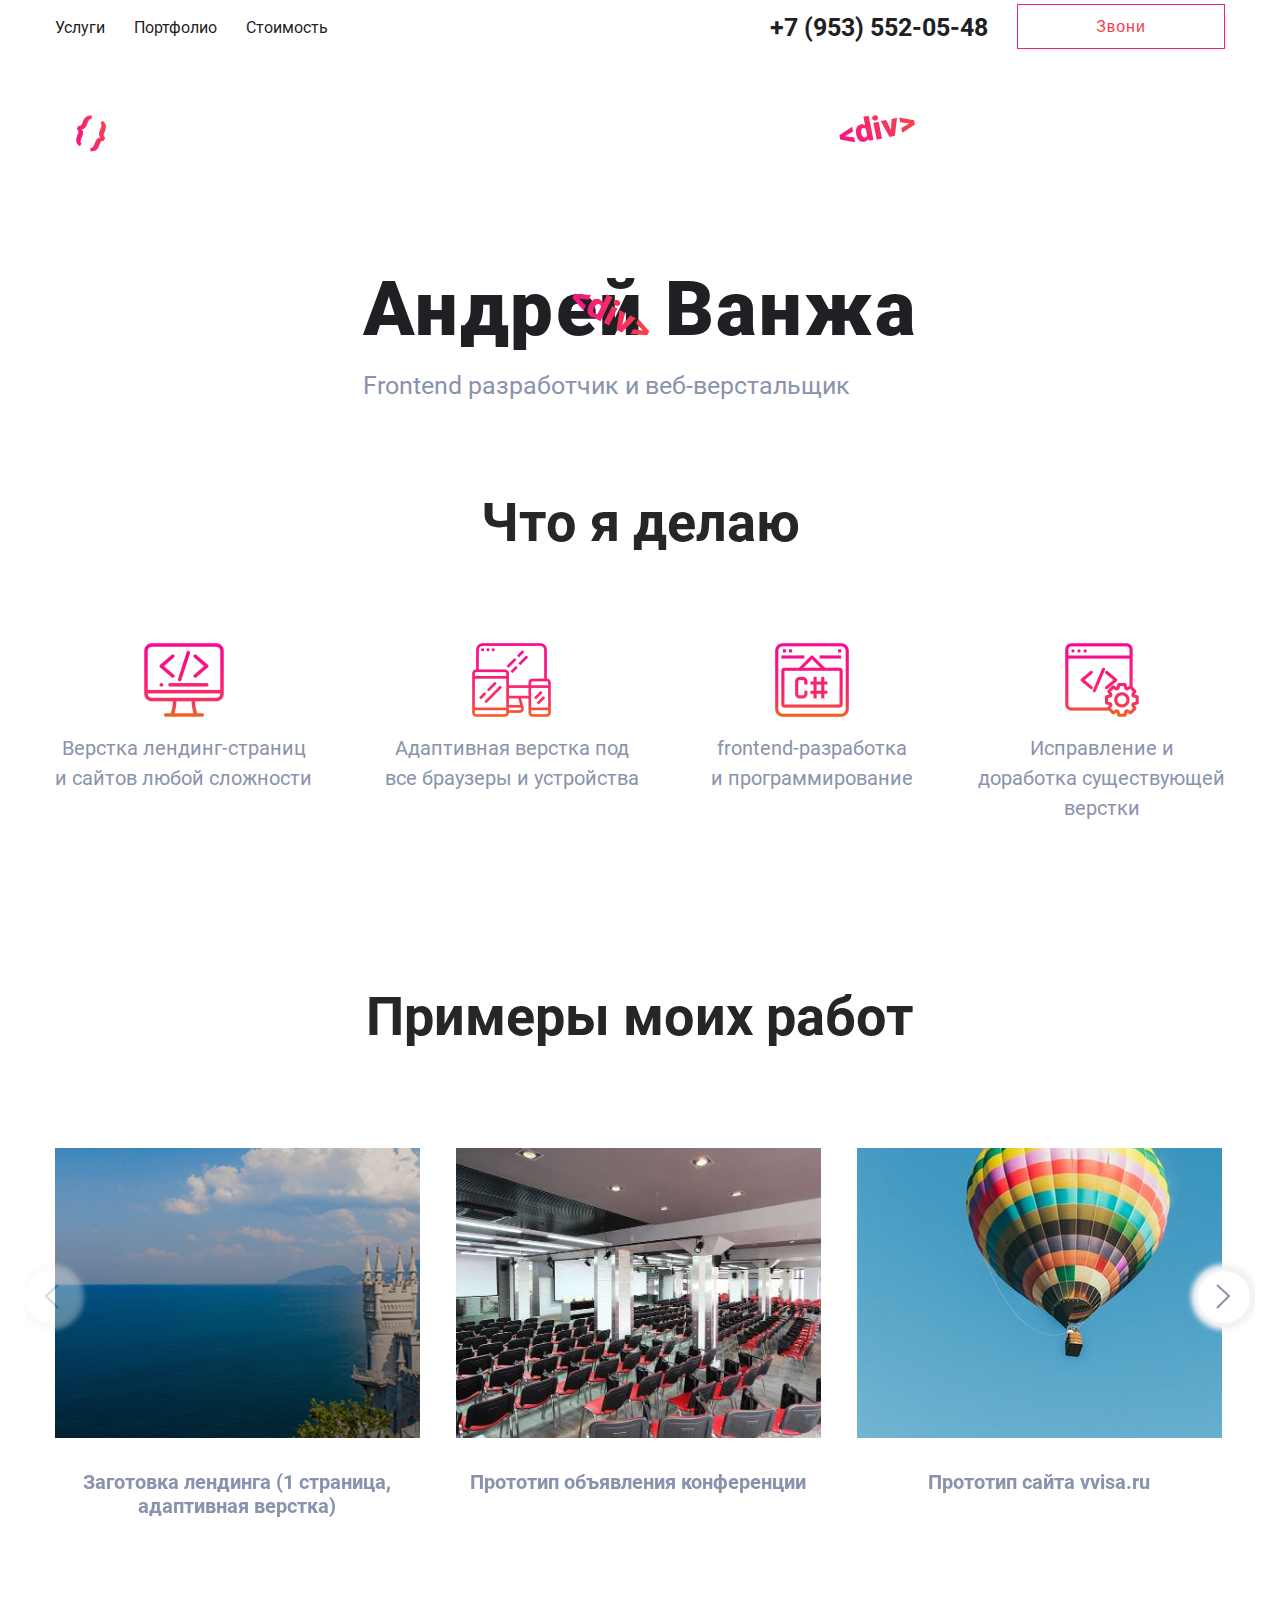
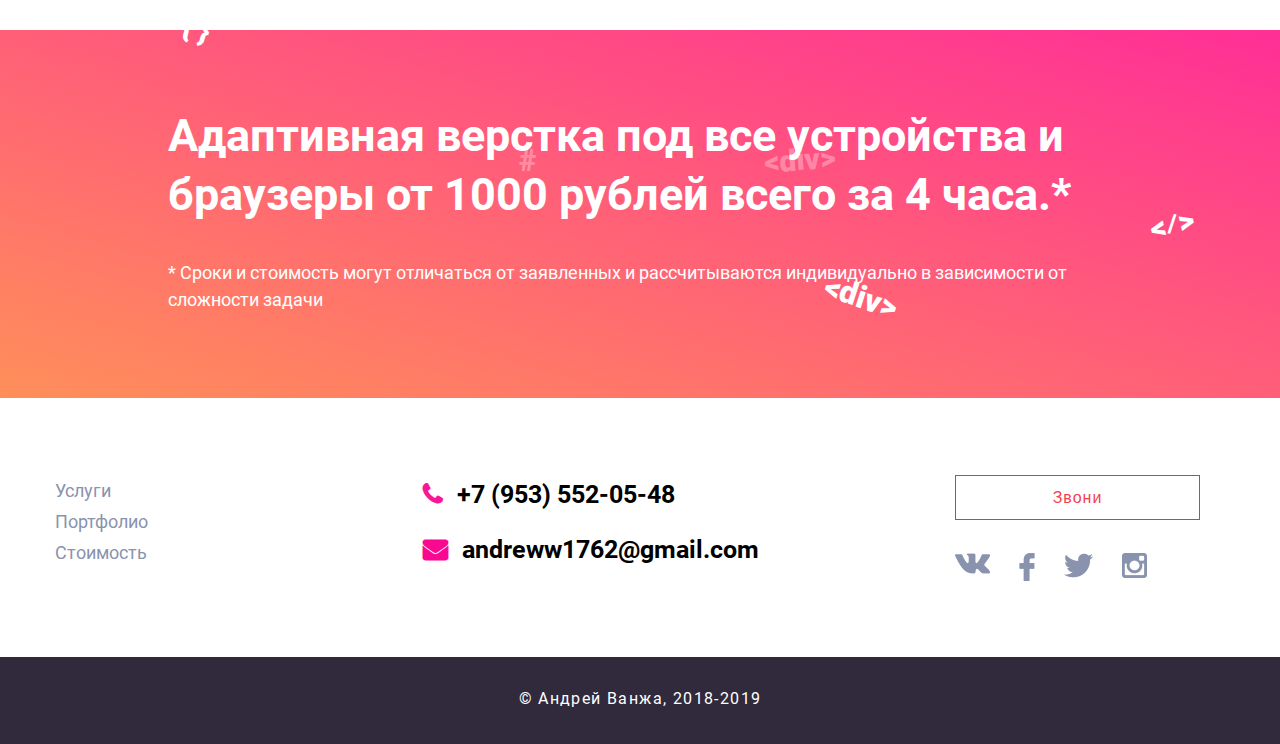
<file: index.html>
<!DOCTYPE html>
<html lang="ru">

<head>
  <meta charset="utf-8">
  <meta name="viewport" content="width=device-width, initial-scale=1">

  <title>My Site on Git</title>

  <script src="jquery-3.4.0.min.js"></script>
  <link rel="stylesheet" href="swiper.min.css">
<!-- с адаптивными элементами / задаю обе координаты, скрутку, прозрачность скриптом в $().css(transform/matrix) -->

  <link href="https://stackpath.bootstrapcdn.com/font-awesome/4.7.0/css/font-awesome.min.css" rel="stylesheet" integrity="sha384-wvfXpqpZZVQGK6TAh5PVlGOfQNHSoD2xbE+QkPxCAFlNEevoEH3Sl0sibVcOQVnN" crossorigin="anonymous">

  <link rel="stylesheet" type="text/css" href="style-73.css">
  <script src="popup-73.js"></script>
</head>

<body>

  <header>
    <div class="header-line">
      <div class="header-line__block">
        <nav class="header-line__nav">
          <ul class="header-line__nav-list">
            <li><a href="#deal-article">Услуги</a></li>
            <li><a href="#examples-section">Портфолио</a></li>
            <li><a href="#price-section">Стоимость</a></li>
          </ul>
        </nav>
        <div class="header-line__phone">
          <div class="header-line__phone-box">+7 (953) 552-05-48</div>
          <button class="telbook-call header-line__phone_button" name="book-call">Звони</button>
          <div class="header-line__phonetext">
            <a class="fa fa-phone" href="tel:#" target="_blank"></a>
          </div>
        </div>
      </div>
    </div>
  </header>

  <main>

    <section class="central-container">
      <article class="central-container__personal">
        <div class="central-container__personal-leftcol">
          <h1 class="central-container__personal-nametext">Андрей Ванжа</h1>
          <p class="central-container__personal-showtext">Frontend разработчик и веб-верстальщик</p>
          <!--<button class="press-button central-container__personal-button" name="info-button">Узнать больше</button>-->
        </div>

        <!--<div class="central-container__personal-rightcol">
          <div class="central-container__personal-authorpic central-container__personal-authorpic-position">
            <div>
              <img src="img/man.png" alt="изображение автора png">
            </div>
          </div>
        </div>-->

        <div class="central-container__redtag small-sign1">#</div>
        <div class="central-container__redtag small-sign2">&#60;&#8260;&#62;</div><!-- </> -->
        <div class="central-container__redtag small-sign3">{&#160;}</div>
        <div class="central-container__redtag small-sign4">&#60;div&#62;</div><!-- <div> -->
        <div class="central-container__redtag small-sign5">&#60;div&#62;</div><!-- <div> -->

      </article>

      <div class="fixed-container">
        <article class="fixed-container__deal">
          <h2 class="fixed-container__deal-anno">Что я делаю</h2>
          <ul class="fixed-container__dealbox fixed-container__dealbox-position">
            <li>
              <p>Верстка лендинг-страниц и сайтов любой сложности</p>
            </li>
            <li>
              <p>Адаптивная верстка под все браузеры и устройства</p>
            </li>
            <li>
              <p>frontend-разработка и программирование</p>
            </li>
            <li>
              <p>Исправление и доработка существующей верстки</p>
            </li>
          </ul>
          <!--<button class="press-button fixed-container__deal-pricebutton">Узнать стоимость</button>-->
        </article>
      </div>

      <div class="examples-container">
        <article class="examples-container__examples">
          <h2>Примеры моих работ</h2>
          <div class="swiper-container">
            <div class="swiper-wrapper">
              <div class="swiper-slide">
                <a href="site1/index-site1.html" class="unit-box" target="_blank">
                  <img class="site-pic1" src="img/pic-1.png" alt="мой сайт №1">
                  <h3 class="site-title">Заготовка лендинга (1 страница, адаптивная верстка)</h3>
                </a>
              </div>
              <div class="swiper-slide">
                <a href="site2/index-land-1.html" class="unit-box" target="_blank">
                  <img class="site-pic2" src="site2/img/conf-10.jpg" alt="мой сайт №2">
                  <h3 class="site-title">Прототип объявления конференции</h3>
                </a>
              </div>
              <div class="swiper-slide">
                <a href="site3/visa-site3.html" class="unit-box" target="_blank">
                  <img class="site-pic3" src="img/pic-3.jpg" alt="мой сайт №3">
                  <h3 class="site-title">Прототип сайта vvisa.ru</h3>
                </a>
              </div>
              <div class="swiper-slide">
                <a href="site6/sedona-site2.html" class="unit-box" target="_blank">
                  <img class="site-pic6" src="img/pic-2.jpg" alt="мой сайт №6">
                  <h3 class="site-title">Учебная задача из 2х страниц</h3>
                </a>
              </div>
              <div class="swiper-slide">
                <a href="site4/index-site4.html" class="unit-box" target="_blank">
                  <img class="site-pic4" src="img/pic-4.png" alt="мой сайт №4">
                  <h3 class="site-title">Тест по jQuery</h3>
                </a>
              </div>
              <div class="swiper-slide">
                <a href="site5/src/index.html" class="unit-box" target="_blank">
                  <img class="site-pic5" src="img/pic-5.png" alt="мой сайт №5">
                  <h3 class="site-title">Пример по основам React</h3>
                </a>
              </div>
            </div>
            <div class="swiper-pagination"></div>
            <div class="swiper-button-next">
              <svg width="30" height="30">
                <polyline points="8,3 20,14 8,26" stroke="#8993ad" stroke-width="2" fill="none" />
              </svg>
            </div>
            <div class="swiper-button-prev">
              <svg width="30" height="30">
                <polyline points="22,3 10,14 22,26" stroke="#8993ad" stroke-width="2" fill="none" />
              </svg>
            </div>
          </div>

          <!--<button class="press-button project-button-position">Заказать проект</button>-->
        </article>
      </div>
    </section>

    <section class="price-container">
      <article class="price-container__article">
        <h2>Адаптивная верстка под все устройства и браузеры от 1000 рублей всего за 4 часа.*</h2>
        <p>* Сроки и стоимость могут отличаться от заявленных и рассчитываются индивидуально в
          зависимости от сложности задачи</p>
      </article>

      <div class="central-container__whitetag small-sign1">#</div>
      <div class="central-container__whitetag small-sign2">&#60;&#8260;&#62;</div><!-- </> -->
      <div class="central-container__whitetag small-sign3">{&#160;}</div>
      <div class="central-container__whitetag small-sign4">&#60;div&#62;</div><!-- <div> -->
      <div class="central-container__whitetag small-sign5">&#60;div&#62;</div><!-- <div> -->
  </section>

  </main>

  <footer>
    <div class="footer-container">
      <div class="footer-container__stripe">
        <div class="footer-container__leftblock">
          <ul class="header-line__nav-list">
            <li><a href="#deal-article">Услуги</a></li>
            <li><a href="#examples-section">Портфолио</a></li>
            <li><a href="#price-section">Стоимость</a></li>
          </ul>
        </div>

        <div class="footer-container__centralblock">
          <a class="footer-container__phonetext fa fa-phone" href="tel:#" target="_blank">
            <p>+7 (953) 552-05-48</p>
          </a>
          <a class="footer-container__mailtext fa fa-envelope" href="mailto:andreww1762@gmail.com" target="_blank">
            <p>andreww1762@gmail.com</p>
          </a>
        </div>

        <div class="footer-container__rightblock">
          <button class="telbook-call footer-container__phonebutton" name="book-call">Звони</button>
          <div class="contact-box">
            <a href="#" target="_blank"></a>
            <a href="#" target="_blank"></a>
            <a href="#" target="_blank"></a>
            <a href="#" target="_blank"></a>
          </div>
        </div>
      </div>
    </div>

    <div class="copyright-bar">
      <p>&#169; Андрей Ванжа, 2018-2019</p>
    </div>
  </footer>

  <script src="swiper.min.js"></script>
  <script>
    var swiper = new Swiper('.swiper-container', {
      pagination: '.swiper-pagination',
      paginationClickable: true,
      slidesPerView: numPic,
      nextButton: '.swiper-button-next',
      prevButton: '.swiper-button-prev',
      freeMode: true,
      spaceBetween: 23
    });
  </script>

</body>

</html>
</file>
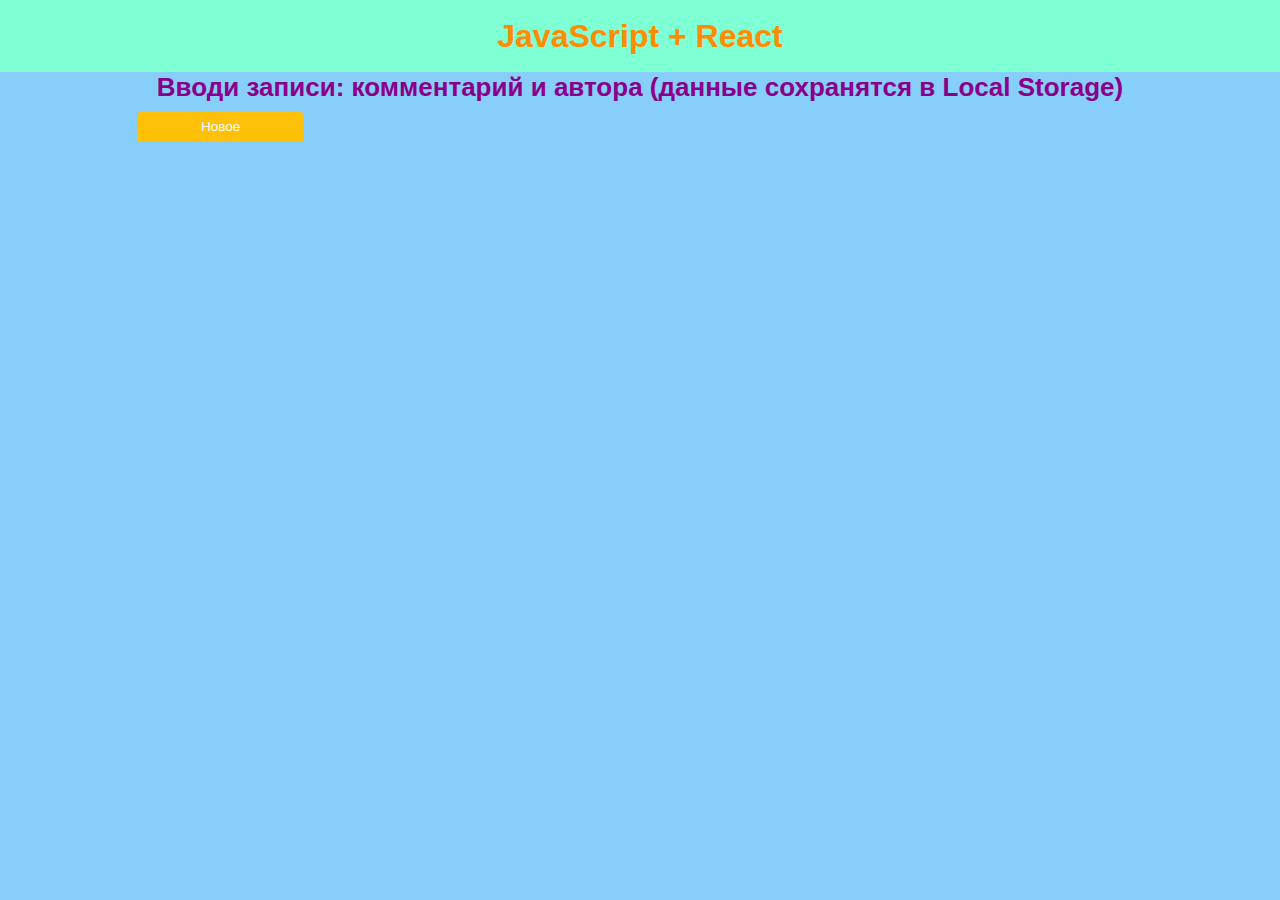
<file: site5/src/index.html>
<!DOCTYPE html>
<html lang="ru">

<head>
  <meta charset="utf-8">
  <meta name="viewport" content="width=device-width, initial-scale=1.0">
  <meta http-equiv="X-UA-Compartible" content="ie=edge">
  <title>JS + react</title>
  <link rel="stylesheet" href="../bundle/main.css">

  <script src="../bundle/main.js" defer></script>
</head>

<body>
  <header>
    <div class="header-block">
      <h1>JavaScript + React </h1>
    </div>
  </header>

  <main>
    <div class="container-fluid">
      <div class="row">
        <h2>Вводи записи: комментарий и автора (данные сохранятся в Local Storage)</h2>
      </div>

      <div class="row">
        <div id="appl4" class="col-lg-10 mt-2 mx-auto"></div>
      </div>

      <div class="row d-flex justify-content-around">
        <div id="programm" class="program col-lg-7 mt-2"></div>
      </div>
    </div>
  </main>

  <footer>
  </footer>

</body>

</html>
</file>
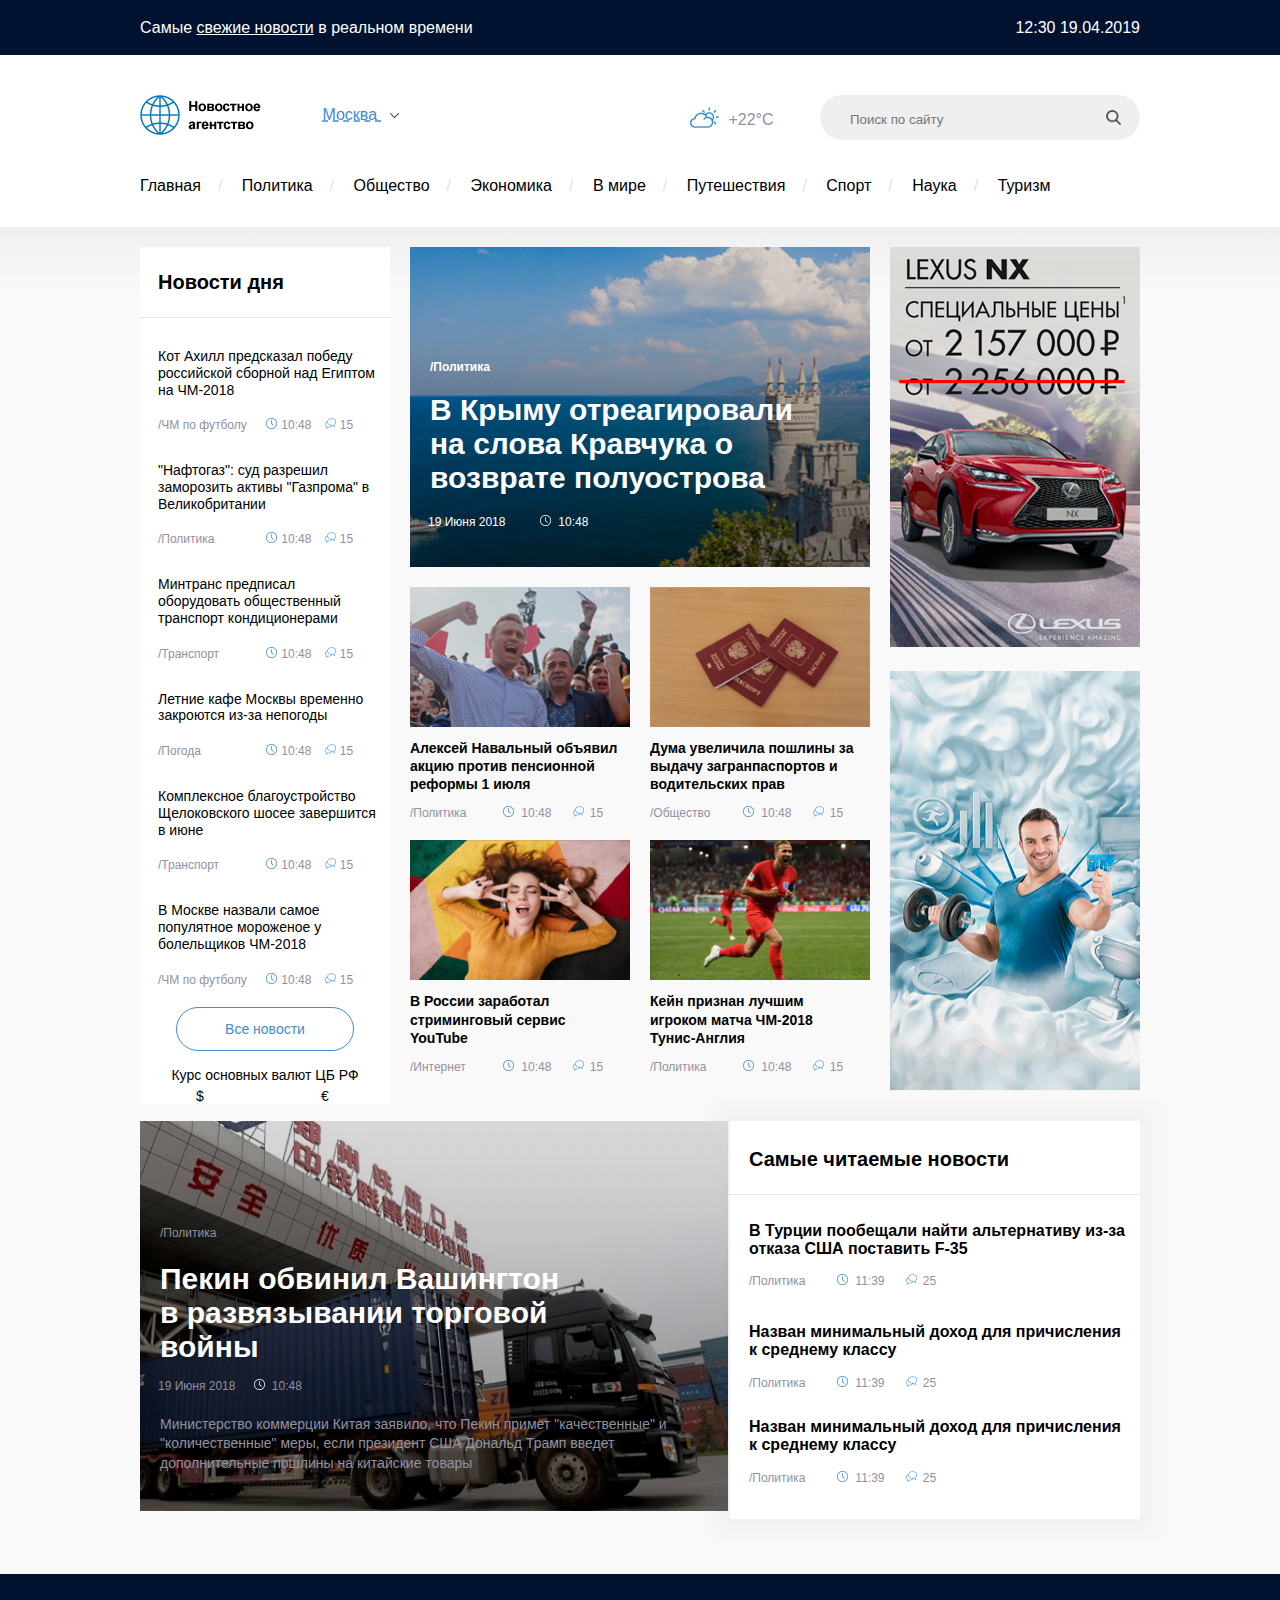
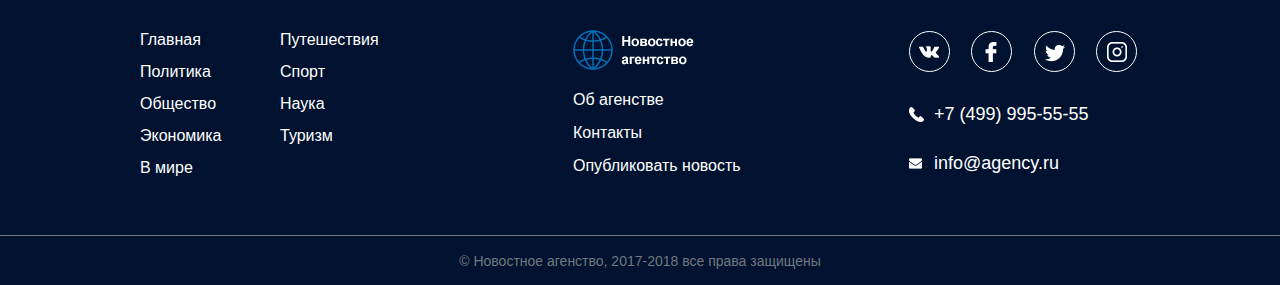
<file: site1/index-site1.html>
<!DOCTYPE html>
<html lang="ru">

<head>
  <meta charset="utf-8">
  <meta name="viewport" content="width=device-width, initial-scale=1">
  <title>Дом.задание 5.1</title>
  <link rel="stylesheet" type="text/css" href="style-site1.css">
  <script src="jquery-3.4.0.min.js"></script>
  <script src="popup-site1.js"></script>
</head>

<body>

  <header>
    <div class="black-bar">
      <div class="fixed-container bar-flex">
        <div class="left-box"> Самые <a href="#">свежие новости</a> в реальном времени</div>
        <div class="datetime">12:30 19.04.2019</div>
      </div>
    </div>

    <div class="header-line">
      <div class="fixed-container head-flex">
        <div class="left-block">
          <a class="header-logo-big" href="#">
          </a>
          <button class="burger"></button>
          <a class="header-logo-small header-logo-small-position" href="#">
          </a>
          <a class="city-place" href="#">Москва
          </a>
        </div>
        <div class="right-block">
          <div class="temp-info temp-info-position">+22&deg;C</div>
          <div class="input-search">
            <input type="search" placeholder="Поиск по сайту">
            <button class="search-button"></button>
          </div>
        </div>
      </div>
    </div>

    <nav class="menu-container">
      <div class="fixed-container menu-container-shorter">
        <ul>
          <li><a href="#">Главная</a></li>
          <li><a href="#">Политика</a></li>
          <li><a href="#">Общество</a></li>
          <li><a href="#">Экономика</a></li>
          <li><a href="#">В мире</a></li>
          <li><a href="#">Путешествия</a></li>
          <li><a href="#">Спорт</a></li>
          <li><a href="#">Наука</a></li>
          <li><a href="#">Туризм</a></li>
        </ul>
      </div>
    </nav>

  </header>

  <main>

    <section class="central-container">
      <div class="additional-input">
        <input type="search" placeholder="Поиск по сайту">
      </div>
      <div class="nav-sublines">
        <div class="date-box date-box-sublines">19 Июня, Вт</div>
        <div class="news-time-1 news-time-sublines">10:48</div>
        <div class="temp-info temp-info-sublines">+22&deg;C</div>
        <div class="popup-menu">
          <div class="popup-menu-box">
            <ul>
              <li><a href="#">Главная</a></li>
              <li><a href="#">Политика</a></li>
              <li><a href="#">Общество</a></li>
              <li><a href="#">Экономика</a></li>
              <li><a href="#">В мире</a></li>
              <li><a href="#">Путешествия</a></li>
              <li><a href="#">Спорт</a></li>
              <li><a href="#">Наука</a></li>
              <li><a href="#">Туризм</a></li>
            </ul>
          </div>
        </div>
      </div>
      <div class="fixed-container main-container">
        <div class="column-left">
          <h2 class="day-news">Новости дня</h2>
          <div class="news-item-block">
            <article>
              <h3 class="news-item">Кот Ахилл предсказал победу российской сборной над Египтом на ЧМ-2018</h3>
              <div class="news-item-props news-item-props-position">
                <a href="#">/ЧМ по футболу</a>
                <div class="news-time-1 news-time-position">10:48</div>
                <div class="news-comments-count news-comments-count-position">15</div>
              </div>
            </article>
            <article>
              <h3 class="news-item">"Нафтогаз": суд разрешил заморозить активы "Газпрома" в Великобритании</h3>
              <div class="news-item-props news-item-props-position">
                <a href="#">/Политика</a>
                <div class="news-time-1 news-time-position">10:48</div>
                <div class="news-comments-count news-comments-count-position">15</div>
              </div>
            </article>
            <article>
              <h3 class="news-item">Минтранс предписал оборудовать общественный транспорт кондиционерами</h3>
              <div class="news-item-props news-item-props-position">
                <a href="#">/Транспорт</a>
                <div class="news-time-1 news-time-position">10:48</div>
                <div class="news-comments-count news-comments-count-position">15</div>
              </div>
            </article>
            <article>
              <h3 class="news-item">Летние кафе Москвы временно закроются из-за непогоды</h3>
              <div class="news-item-props news-item-props-position">
                <a href="#">/Погода</a>
                <div class="news-time-1 news-time-position">10:48</div>
                <div class="news-comments-count news-comments-count-position">15</div>
              </div>
            </article>
            <article>
              <h3 class="news-item">Комплексное благоустройство Щелоковского шосее завершится в июне</h3>
              <div class="news-item-props news-item-props-position">
                <a href="#">/Транспорт</a>
                <div class="news-time-1 news-time-position">10:48</div>
                <div class="news-comments-count news-comments-count-position">15</div>
              </div>
            </article>
            <article>
              <h3 class="news-item">В Москве назвали самое популятное мороженое у болельщиков ЧМ-2018</h3>
              <div class="news-item-props news-item-props-position">
                <a href="#">/ЧМ по футболу</a>
                <div class="news-time-1 news-time-position">10:48</div>
                <div class="news-comments-count news-comments-count-position">15</div>
              </div>
            </article>
          </div>
          <a href="#" class="all-news-box">Все новости</a>
          <div class="exchange-block">
            <p class="exchange-block-text">Курс основных валют ЦБ РФ</p>
            <div>
              <p class="exchange-usd"></p>
              <p class="exchange-eur"></p>
            </div>
          </div>
        </div>

        <div class="column-center">
          <article class="top-pic">
            <h4 class="news-theme news-theme-pos-center">/Политика</h4>
            <h3 class="news-big news-big-pos-center">В Крыму отреагировали на слова Кравчука о возврате полуострова</h3>
            <div class="news-big-time">
              <div>19 Июня 2018</div>
              <div class="news-time-0">10:48</div>
            </div>
          </article>
          <div class="news-pic-block">
            <article class="news-pic">
              <img src="img/layer-3.png" alt="фото из ленты новостей">
              <h3>Алексей Навальный объявил акцию против пенсионной реформы 1 июля</h3>
              <div class="news-item-props box-line">
                <a href="#">/Политика</a>
                <div class="news-time-1 news-time-shift">10:48</div>
                <div class="news-comments-count news-comments-count-shift">15</div>
              </div>
            </article>
            <article class="news-pic">
              <img src="img/Layer-4.png" alt="фото из ленты новостей">
              <h3>Дума увеличила пошлины за выдачу загранпаспортов и водительских прав</h3>
              <div class="news-item-props box-line">
                <a href="#">/Общество</a>
                <div class="news-time-1 news-time-shift">10:48</div>
                <div class="news-comments-count news-comments-count-shift">15</div>
              </div>
            </article>
            <article class="news-pic">
              <img src="img/Layer-5.png" alt="фото из ленты новостей">
              <h3>В России заработал стриминговый сервис YouTube</h3>
              <div class="news-item-props box-line">
                <a href="#">/Интернет</a>
                <div class="news-time-1 news-time-shift">10:48</div>
                <div class="news-comments-count news-comments-count-shift">15</div>
              </div>
            </article>
            <article class="news-pic">
              <img src="img/Layer-6.png" alt="фото из ленты новостей">
              <h3>Кейн признан лучшим игроком матча ЧМ-2018 Тунис-Англия</h3>
              <div class="news-item-props box-line">
                <a href="#">/Политика</a>
                <div class="news-time-1 news-time-shift">10:48</div>
                <div class="news-comments-count news-comments-count-shift">15</div>
              </div>
            </article>
          </div>
        </div>

        <div class="column-right">
          <img src="img/banner-1.png" alt="рекламная картинка">
          <img src="img/banner-2.png" alt="рекламная картинка">
        </div>
      </div>

      <div class="fixed-container special-news-shift">
        <div class="special-news clearfix">
          <div class="hot-news-pic">
            <a href="#" class="news-theme-pos-hot">/Политика</a>
            <h3 class="news-big news-big-pos-hot">Пекин обвинил Вашингтон в развязывании торговой войны</h3>
            <div class="news-big-time-line">
              <div>19 Июня 2018</div>
              <div class="news-time-0">10:48</div>
            </div>
            <p class="news-band">Министерство коммерции Китая заявило, что Пекин примет "качественные" и
              "количественные" меры, если президент США Дональд Трамп введет дополнительные пошлины на китайские
              товары</p>
          </div>
          <div class="comment-box">
            <h2 class="header-hot">Самые читаемые новости</h2>
            <article>
              <h3 class="hot-news hot-news-first">В Турции пообещали найти альтернативу из-за отказа США поставить F-35
              </h3>
              <div class="news-item-props hot-line">
                <a href="#">/Политика</a>
                <div class="news-time-1 news-time-shift">11:39</div>
                <div class="news-comments-count news-comments-count-shift">25</div>
              </div>
            </article>
            <article>
              <h3 class="hot-news hot-news-second">Назван минимальный доход для причисления к среднему классу</h3>
              <div class="news-item-props hot-line">
                <a href="#">/Политика</a>
                <div class="news-time-1 news-time-shift">11:39</div>
                <div class="news-comments-count news-comments-count-shift">25</div>
              </div>
            </article>
            <article>
              <h3 class="hot-news hot-news-third">Назван минимальный доход для причисления к среднему классу</h3>
              <div class="news-item-props hot-line">
                <a href="#">/Политика</a>
                <div class="news-time-1 news-time-shift">11:39</div>
                <div class="news-comments-count news-comments-count-shift">25</div>
              </div>
            </article>
          </div>
        </div>
      </div>
    </section>

  </main>

  <footer>

    <div class="fixed-container footer-bar">
      <div class="topic-box">
        <ul>
          <li><a href="#">Главная</a></li>
          <li><a href="#">Политика</a></li>
          <li><a href="#">Общество</a></li>
          <li><a href="#">Экономика</a></li>
          <li><a href="#">В мире</a></li>
          <li><a href="#">Путешествия</a></li>
          <li><a href="#">Спорт</a></li>
          <li><a href="#">Наука</a></li>
          <li><a href="#">Туризм</a></li>
        </ul>
      </div>
      <div class="agency-box">
        <a class="footer-logo" href="#">
          <img src="img/logo-footer.png" alt="логотип агентства">
        </a>
        <ul>
          <li><a href="#">Об агенстве</a></li>
          <li><a href="#">Контакты</a></li>
          <li><a href="#">Опубликовать новость</a></li>
        </ul>
      </div>
      <div class="contact-box">
        <ul class="social-stripe">
          <li><a href="#"><img class="vk-icon" src="img/vk-1.png" alt="вконтакте"></a></li>
          <li><a href="#"><img class="fb-icon" src="img/fb-1.png" alt="фейсбук"></a></li>
          <li><a href="#"><img class="tw-icon" src="img/tw-1.png" alt="твиттер"></a></li>
          <li><a href="#"><img class="in-icon" src="img/inst-1.png" alt="инстаграм"></a></li>
        </ul>
        <a class="phone-line" href="tel:#">+7 (499) 995-55-55</a>
        <a class="mail-line" href="mailto:info@agency.ru">info@agency.ru</a>
      </div>
    </div>
    <div class="copyright-box">
      <p>&#169; Новостное агенство, 2017-2018 все права защищены</p>
    </div>

  </footer>

</body>

</html>
</file>
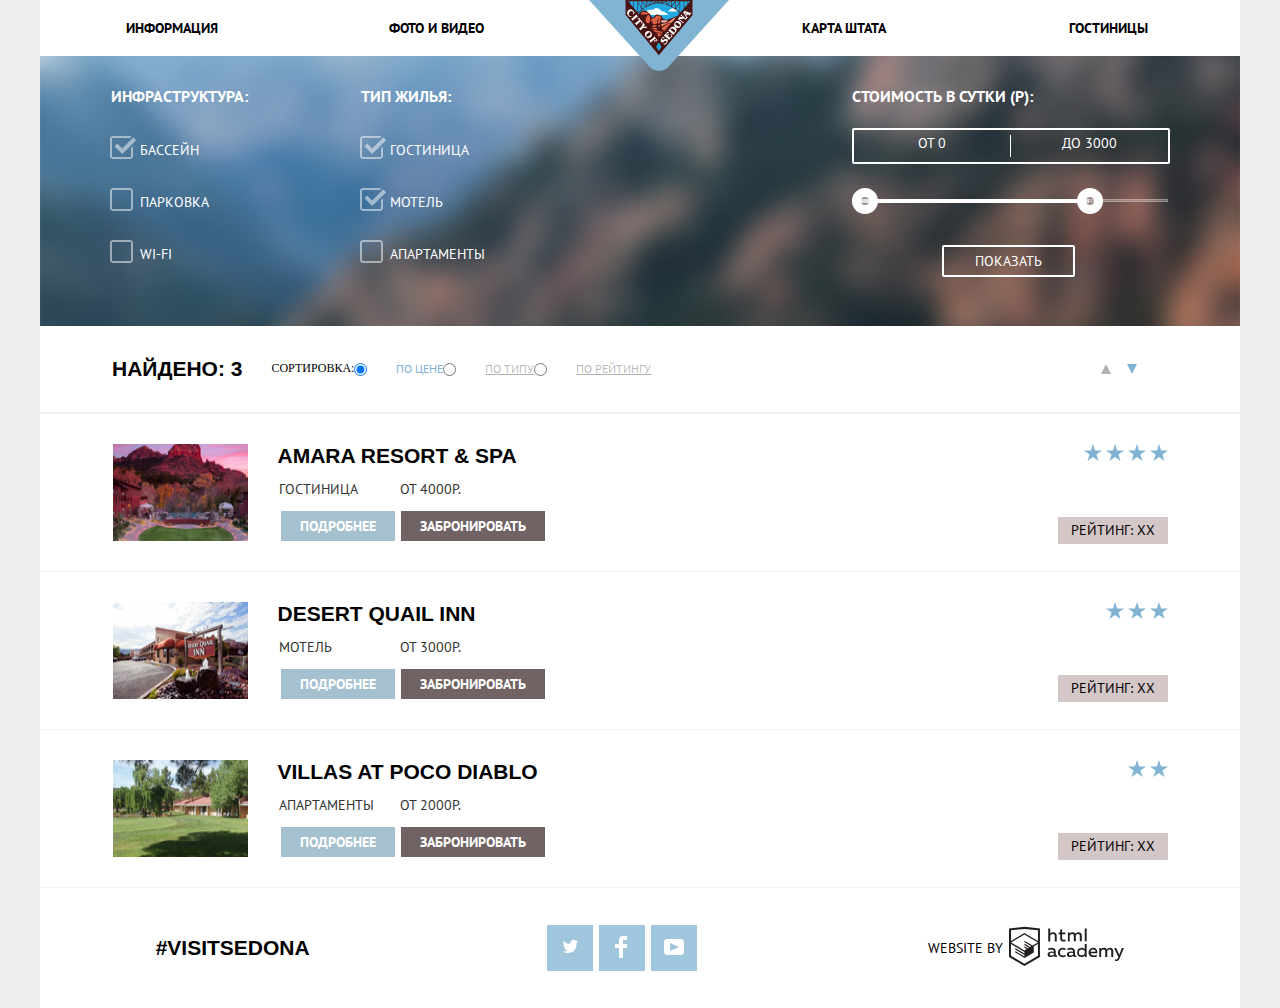
<file: site2/hotels-site2.html>
<!DOCTYPE html>
<html lang="ru">

<head>
  <meta charset="utf-8">
  <title>HTML Academy: проект Седона hotels</title>
  <link href="https://fonts.googleapis.com/css?family=PT+Sans:400,700,700i&amp;subset=cyrillic" rel="stylesheet">
  <link href="css/normalize.css" rel="stylesheet">
  <link href="css/styles-site2.css" rel="stylesheet">
</head>

<body>
  <header class="inner-header">
    <nav class="header-nav">
      <div class="img-logo">
        <a class="img-link" href="sedona-site2.html">
          <img src="img/logo-sedona.svg" width="140" height="71" alt="Логотип Sedona Town">
        </a>
      </div>
      <ul class="site-nav">
        <li>
          <a href="#">информация</a>
        </li>
        <li>
          <a href="#">фото и видео</a>
        </li>
        <li class="nav-pos-offset">
          <a href="#">карта штата</a>
        </li>
        <li>
          <a href="hotels-site2.html">гостиницы</a>
        </li>
      </ul>
    </nav>
  </header>

  <main class="container">
    <h1 class="visually-hidden">Sedona Town</h1>
    <section class="objects-for-interest">
      <h2 class="visually-hidden">выбранные объекты</h2>
      <form class="choice-interest" action="https://echo.htmlacademy.ru" method="post">
        <fieldset class="infrastructure-block">
          <p>инфраструктура:</p>
          <ul class="infrastructure-list">
            <li>
              <label class="checkbox-label" for="waterpool">
                <input class="checkbox-input" type="checkbox" name="waterpool" id="waterpool" checked>
                <span class="checkbox-icon"></span>
                бассейн
              </label>
            </li>
            <li>
              <label class="checkbox-label" for="parking">
                <input class="checkbox-input" type="checkbox" name="parking" id="parking">
                <span class="checkbox-icon"></span>
                парковка
              </label>
            </li>
            <li>
              <label class="checkbox-label" for="wi-fi">
                <input class="checkbox-input" type="checkbox" name="wi-fi" id="wi-fi">
                <span class="checkbox-icon"></span>
                wi-fi
              </label>
            </li>
          </ul>
        </fieldset>

        <fieldset class="dwelling-block">
          <p>тип жилья:</p>
          <ul class="dwelling-list">
            <li>
              <label class="checkbox-label" for="hotel">
                <input class="checkbox-input" type="checkbox" name="hotel" id="hotel" checked>
                <span class="checkbox-icon"></span>
                гостиница
              </label>
            </li>
            <li>
              <label class="checkbox-label" for="motel">
                <input class="checkbox-input" type="checkbox" name="motel" id="motel" checked>
                <span class="checkbox-icon"></span>
                мотель
              </label>
            </li>
            <li>
              <label class="checkbox-label" for="apartments">
                <input class="checkbox-input" type="checkbox" name="apartments" id="apartments">
                <span class="checkbox-icon"></span>
                апартаменты
              </label>
            </li>
          </ul>
        </fieldset>

        <fieldset class="price-block">
          <p>стоимость в сутки (р):</p>
          <div class="price-range-box">
            <p class="price-range-box-left">от 0</p>
            <p class="price-range-box-right">до 3000</p>
          </div>
          <div class="scale-bar-long"></div>
          <div class="scale-bar-short"></div>
          <div class="white-ball left-ball"></div>
          <div class="white-ball right-ball"></div>
          <div class="button-show-box">
            <input type="submit" value="показать">
          </div>
        </fieldset>
      </form>
    </section>

    <section class="hotels-list">
      <form class="hotel-find" action="https://echo.htmlacademy.ru" method="post">
        <div class="hotel-find-block">
          <h3 class="topic-style topic-style-left">найдено: 3</h3>
          <p class="small-text">сортировка:</p>

          <input type="radio" name="sort" id="dwell1" value="price-select" checked>
          <label class="dwell-choice" for="dwell1">по цене</label>
          <input type="radio" name="sort" id="dwell2" value="type-select">
          <label class="dwell-choice" for="dwell2">по типу</label>
          <input type="radio" name="sort" id="dwell3" value="rating-select">
          <label class="dwell-choice" for="dwell3">по рейтингу</label>

          <div class="choice-triang">
            <div class="triang-icon">
              <a class="arrow-up" href="#"></a>
            </div>
            <div class="triang-icon">
              <a class="arrow-down" href="#"></a>
            </div>
          </div>
        </div>
      </form>

      <div class="hotel-stripe first-hotel-stripe">
        <div class="img-box">
          <img src="img/layer-21.jpg" width="135" height="97" alt="amara resort & spa">
        </div>
        <div class="hotel-block">
          <h3 class="hotel-title topic-style topic-style-left">amara resort & spa</h3>
          <p class="hotel-text">гостиница</p>
          <p class="hotel-text hotel-price">от 4000р.</p>
          <a class="actions-box" href="#">подробнее</a>
          <a class="actions-box book-box" href="#">забронировать</a>
        </div>
        <div class="ratings-block">
          <div class="stars-stripe">
            <img src="img/star.svg" width="18" height="17" alt="звездочка">
            <img src="img/star.svg" width="18" height="17" alt="звездочка">
            <img src="img/star.svg" width="18" height="17" alt="звездочка">
            <img src="img/star.svg" width="18" height="17" alt="звездочка">
          </div>
          <div class="rating-box">рейтинг: хх</div>
        </div>
      </div>

      <div class="hotel-stripe">
        <div class="img-box">
          <img src="img/layer-89-copy.jpg" width="135" height="97" alt="desert quail inn">
        </div>
        <div class="hotel-block">
          <h3 class="hotel-title topic-style topic-style-left">desert quail inn</h3>
          <p class="hotel-text">мотель</p>
          <p class="hotel-text hotel-price">от 3000р.</p>
          <a class="actions-box" href="#">подробнее</a>
          <a class="actions-box book-box" href="#">забронировать</a>
        </div>
        <div class="ratings-block">
          <div class="stars-stripe">
            <img src="img/star.svg" width="18" height="17" alt="звездочка">
            <img src="img/star.svg" width="18" height="17" alt="звездочка">
            <img src="img/star.svg" width="18" height="17" alt="звездочка">
          </div>
          <div class="rating-box">рейтинг: хх</div>
        </div>
      </div>

      <div class="hotel-stripe">
        <div class="img-box">
          <img src="img/layer-22.jpg" width="135" height="97" alt="villas at poco diablo">
        </div>
        <div class="hotel-block">
          <h3 class="hotel-title topic-style topic-style-left">villas at poco diablo</h3>
          <p class="hotel-text">апартаменты</p>
          <p class="hotel-text hotel-price">от 2000р.</p>
          <a class="actions-box" href="#">подробнее</a>
          <a class="actions-box book-box" href="#">забронировать</a>
        </div>
        <div class="ratings-block">
          <div class="stars-stripe">
            <img src="img/star.svg" width="18" height="17" alt="звездочка">
            <img src="img/star.svg" width="18" height="17" alt="звездочка">
          </div>
          <div class="rating-box">рейтинг: хх</div>
        </div>
      </div>
    </section>
  </main>

  <footer class="main-footer">
    <p class="visit-box topic-style">#visitsedona</p>
    <ul class="social-block">
      <li class="social-box">
        <a class="social-button b-twitter" href="#">
          <img src="img/twitter.svg" width="17" height="15" alt="твиттер">
        </a>
      </li>
      <li class="social-box">
        <a class="social-button b-facebook" href="#">
          <svg xmlns="http://www.w3.org/2000/svg" width="12" height="22" viewBox="0 0 12 22">
            <path fill="rgba(255, 255, 255, 1)" d="M12 4V0H8a4 4 0 0 0-4 4v4H0v4h4v10h4V12h4V8H8V4h4z" />
          </svg>
        </a>
      </li>
      <li class="social-box">
        <a class="social-button b-youtube" href="#">
          <svg xmlns="http://www.w3.org/2000/svg" xmlns:xlink="http://www.w3.org/1999/xlink" width="20" height="16"
            viewBox="0 0 20 16">
            <path fill="rgba(255, 255, 255, 1)" d="M17 0H3C1.35 0 0 1.35
           0 3v10c0 1.65 1.35 3 3 3h14c1.65 0 3-1.35 3-3V3c0-1.65-1.35-3-3-3zM6.027 11.998V4.002L15.014
           8l-8.987 3.998z" />
          </svg>
        </a>
      </li>
    </ul>
    <div class="copyright-block">
      <p class="web-box">website by</p>
      <a class="copyright-box" href="https://htmlacademy.ru">
        <img src="img/logo-htmlacademy.svg" width="115" height="41" alt="htmlacademy">
      </a>
    </div>
  </footer>

</body>

</html>
</file>
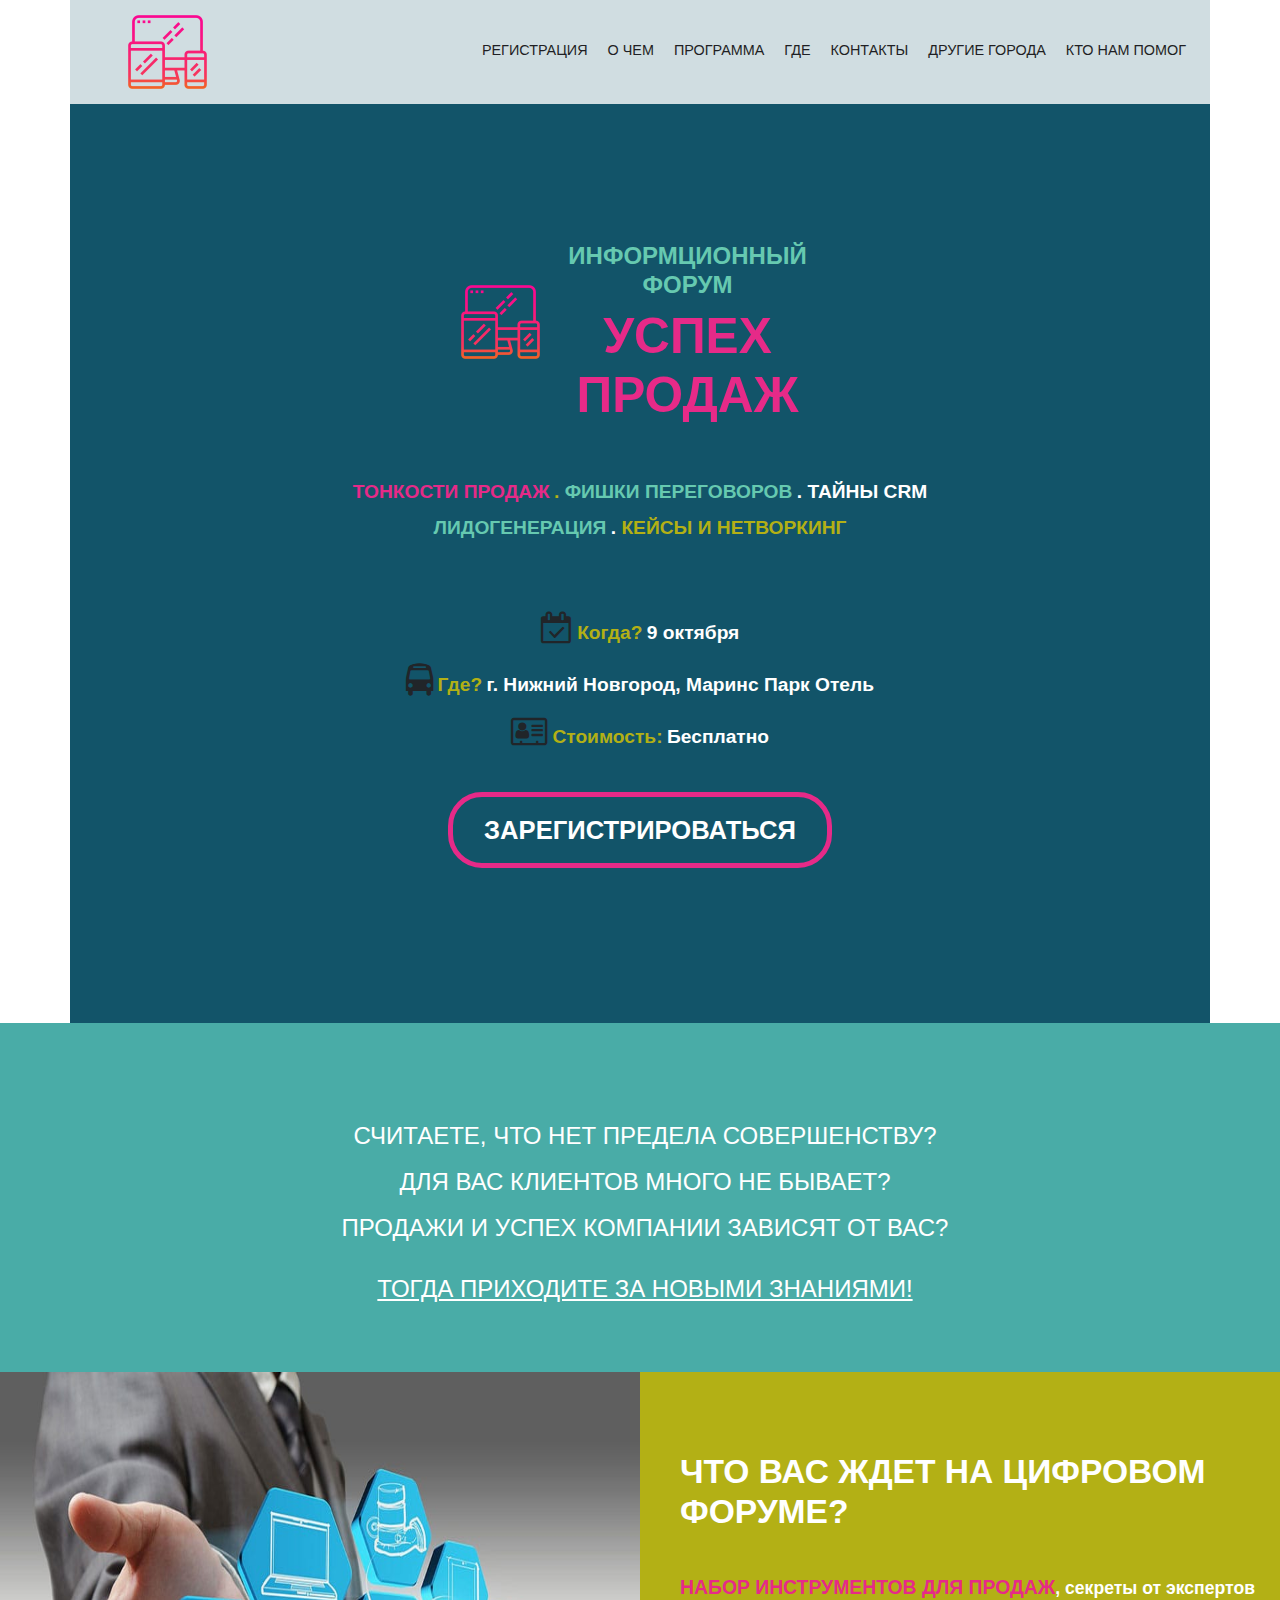
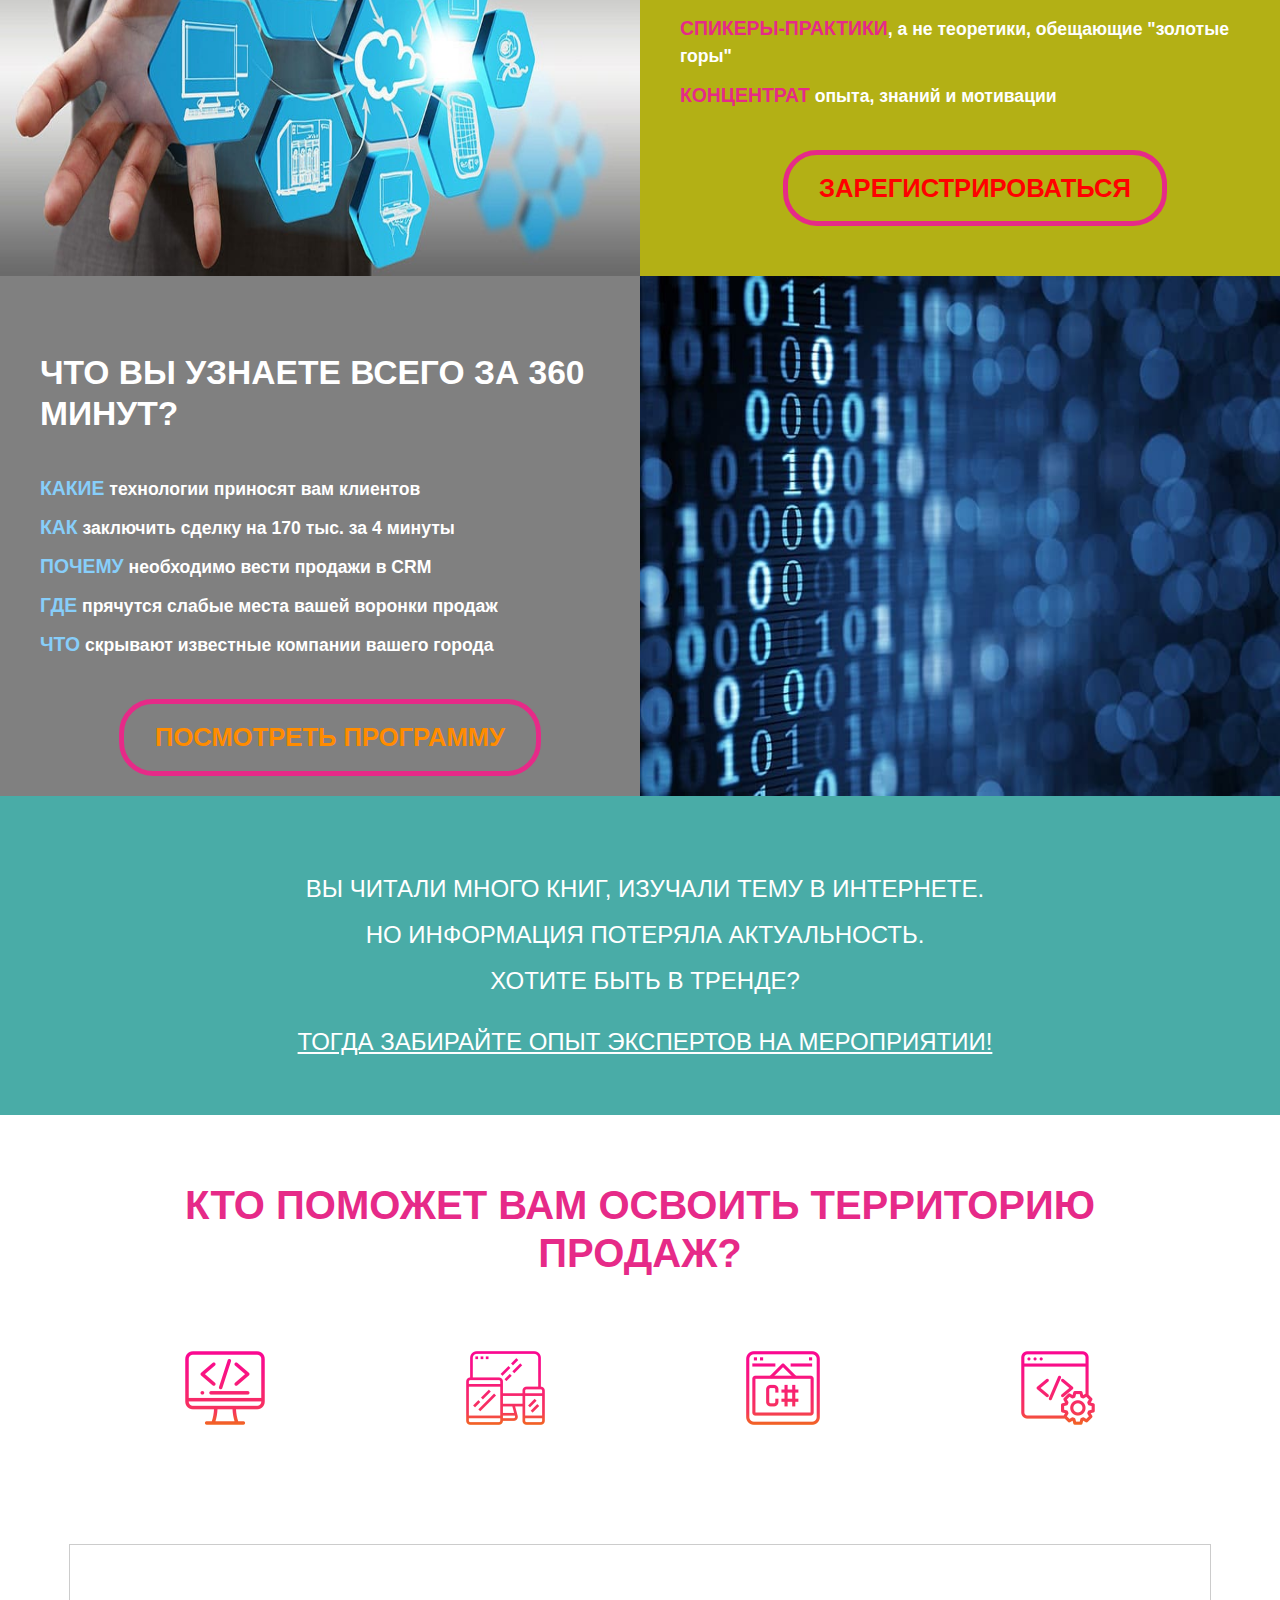
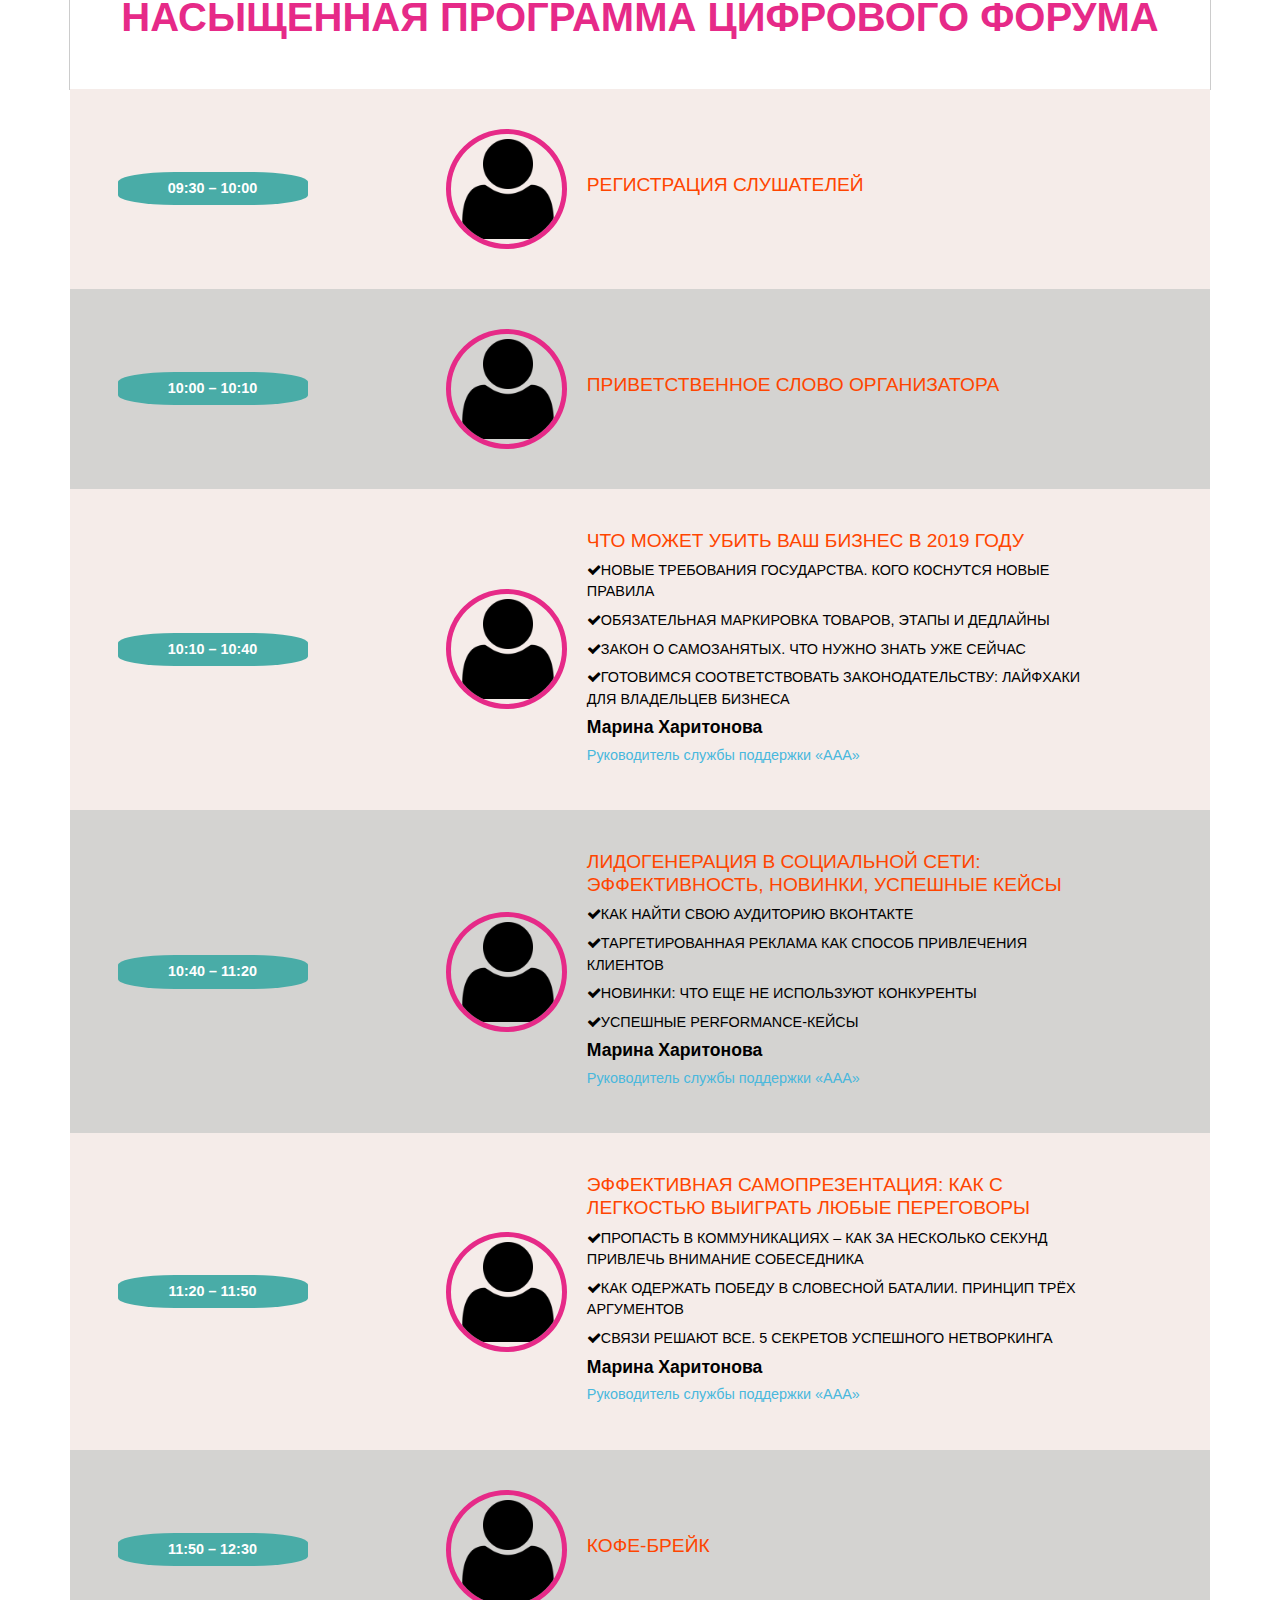
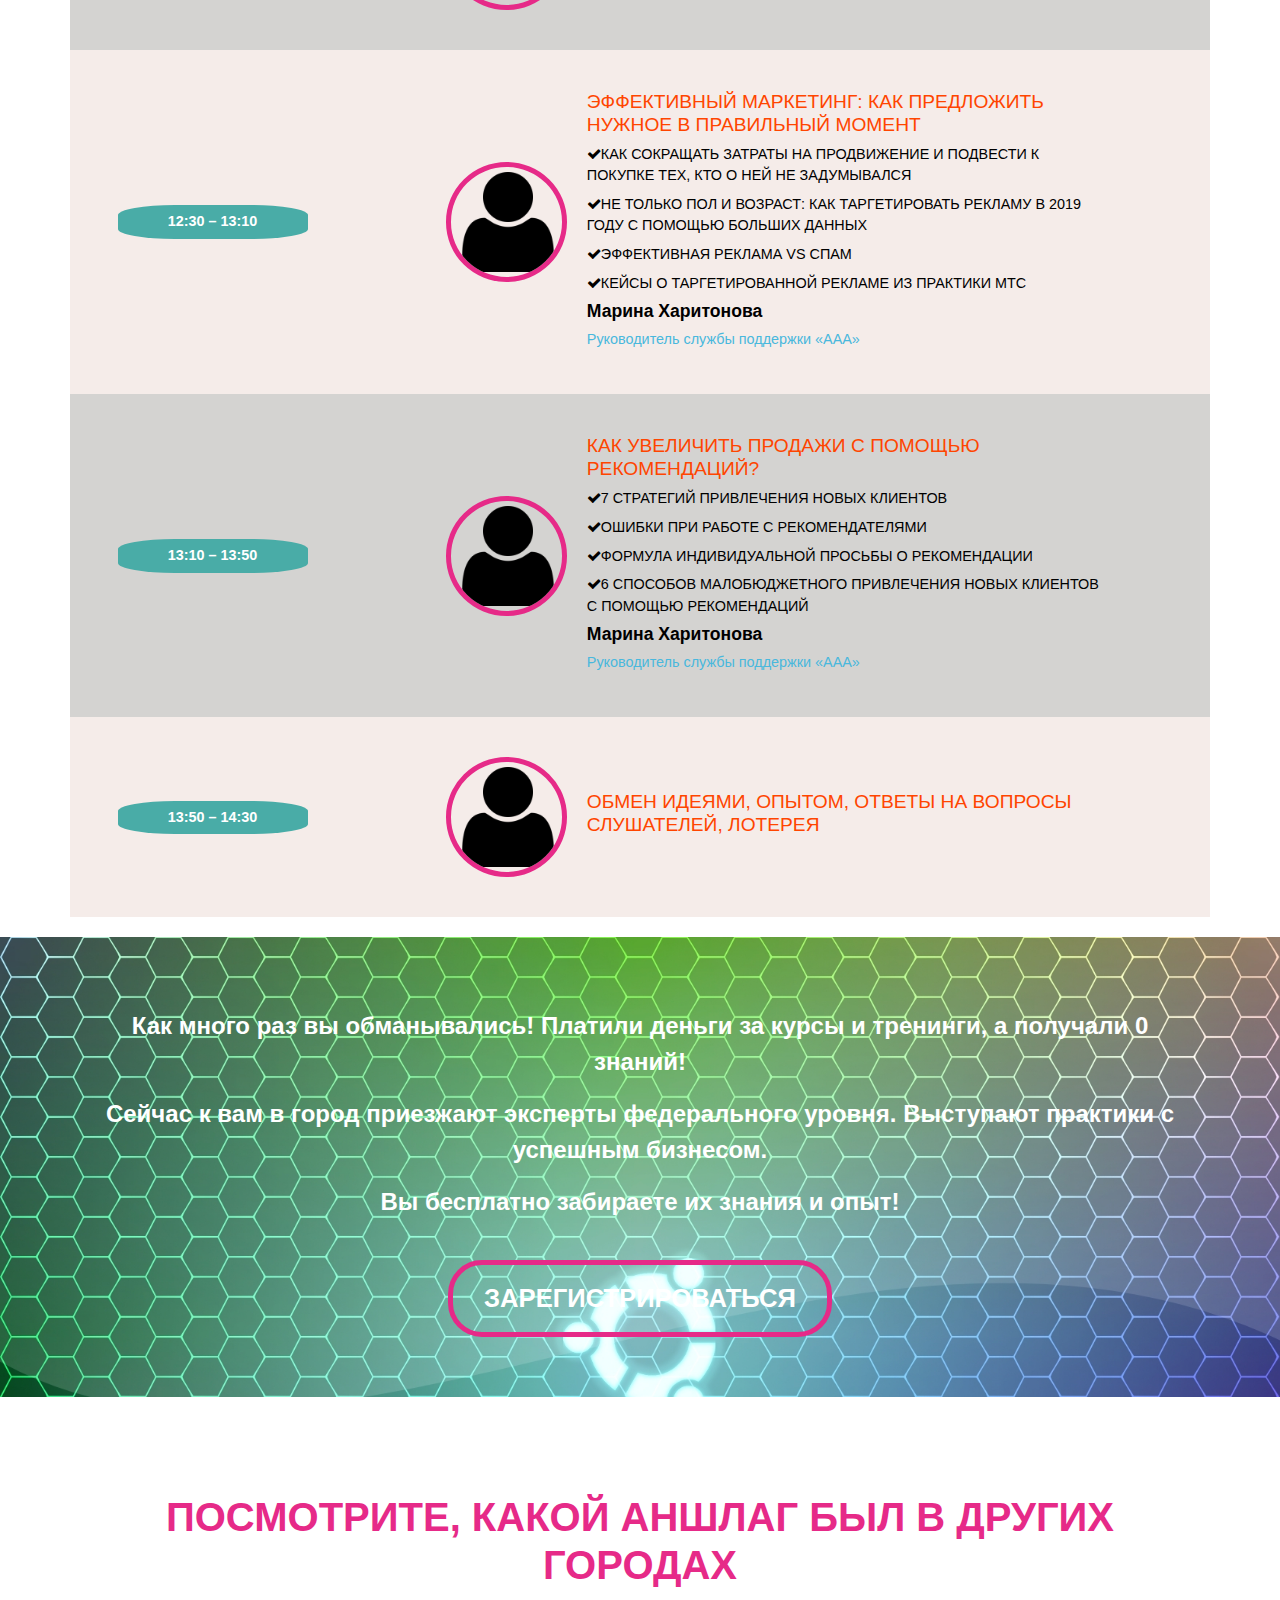
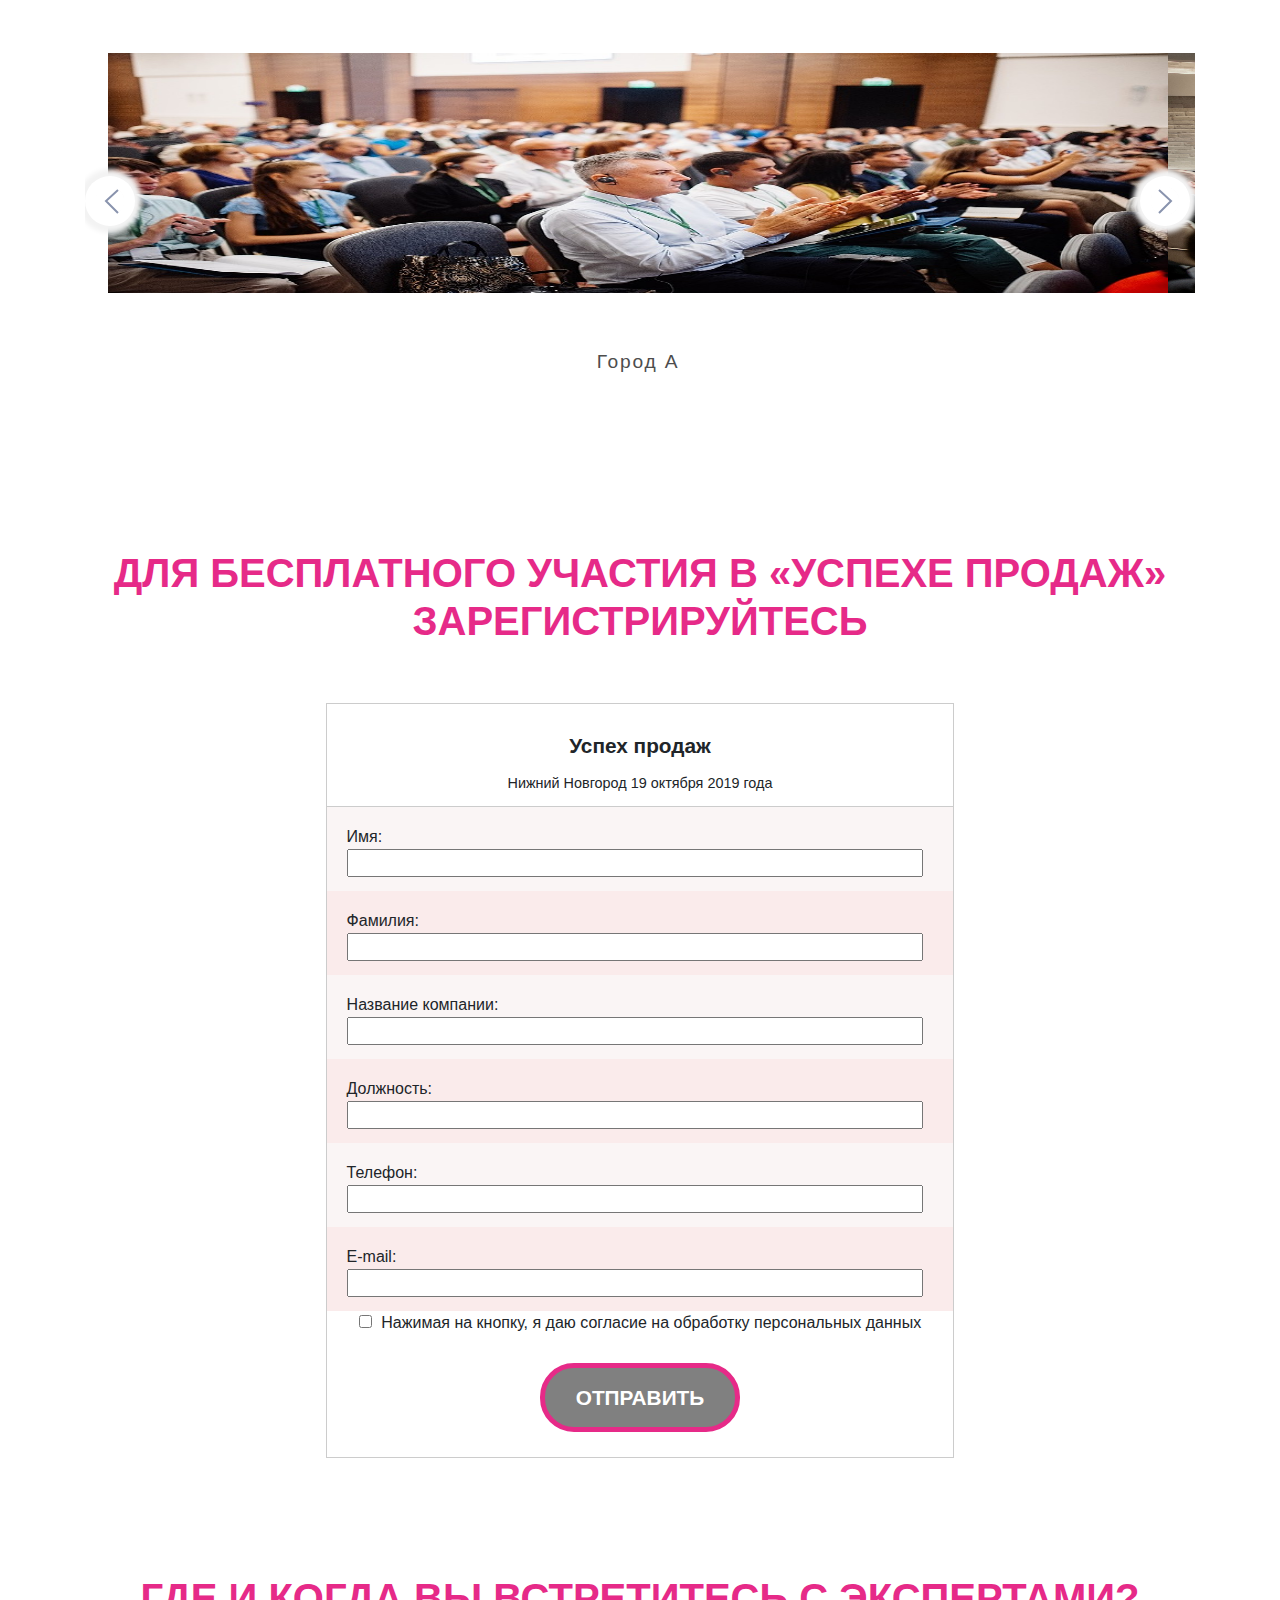
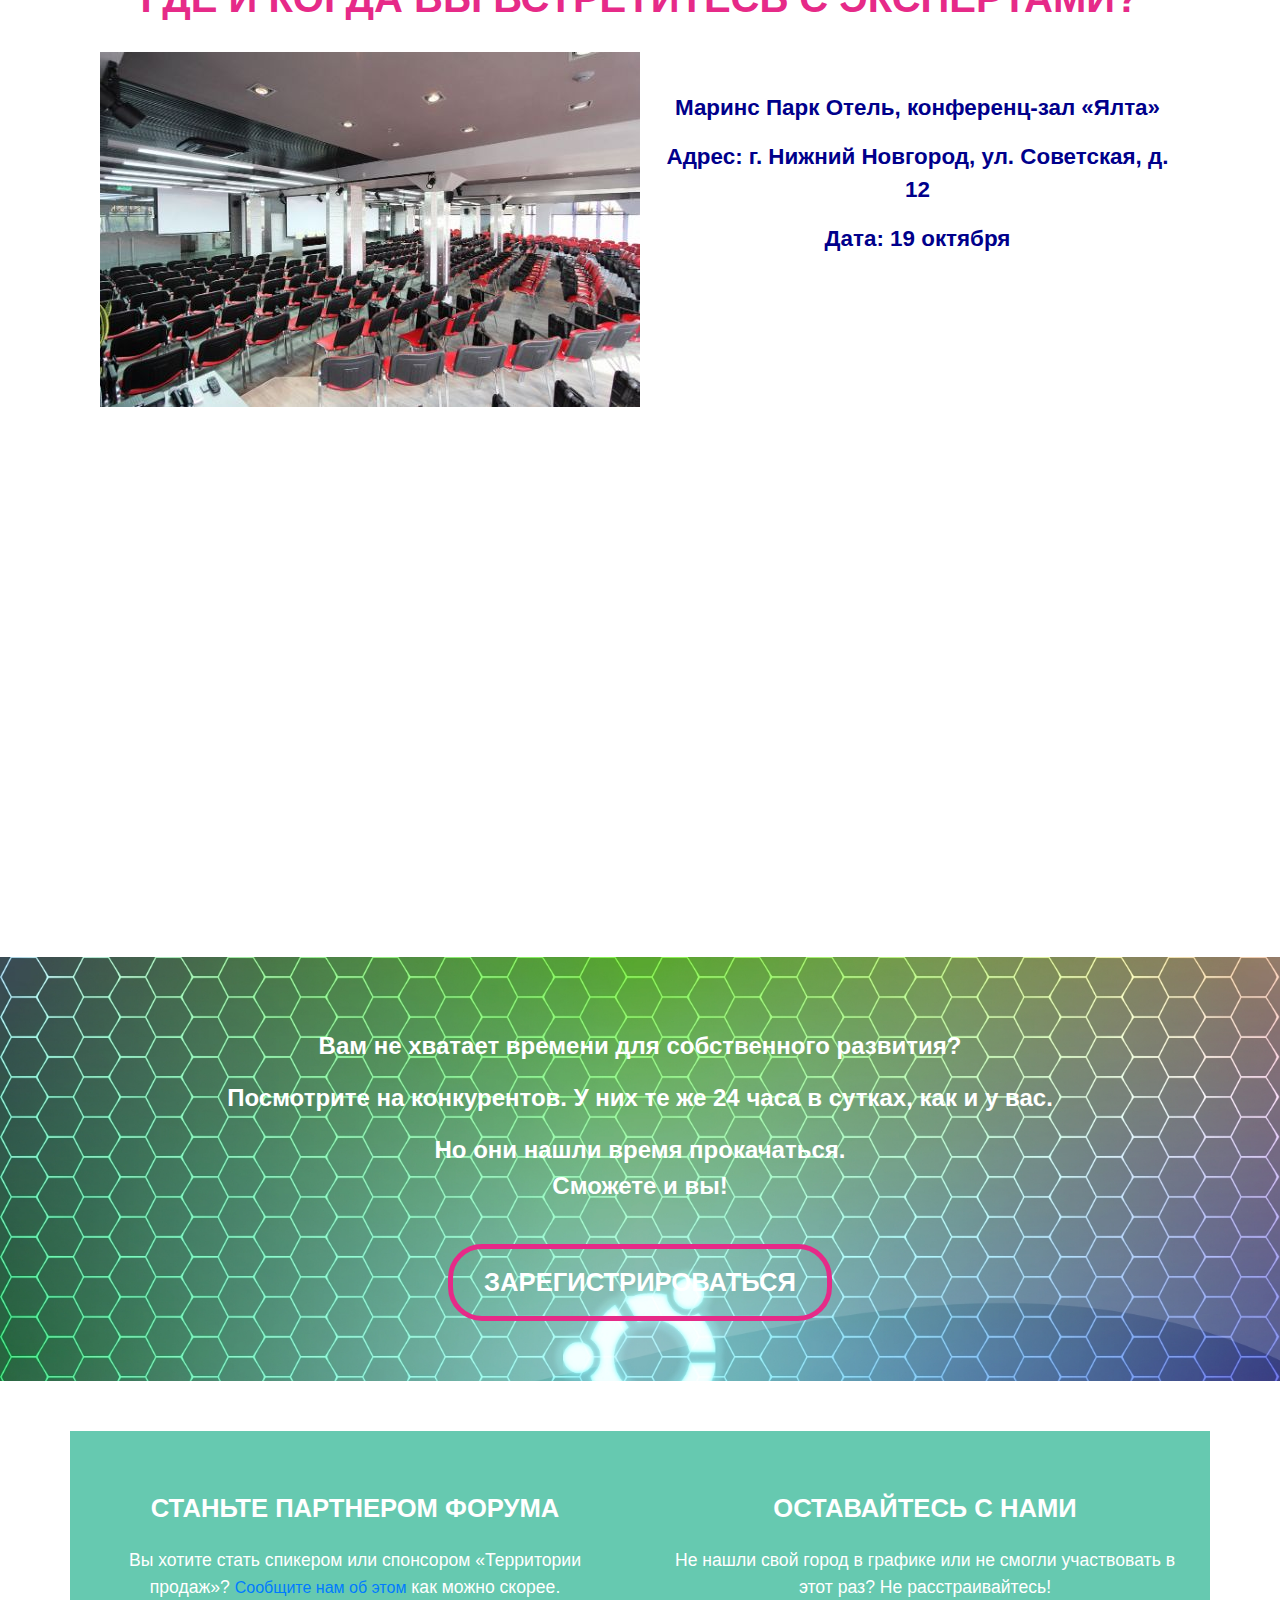
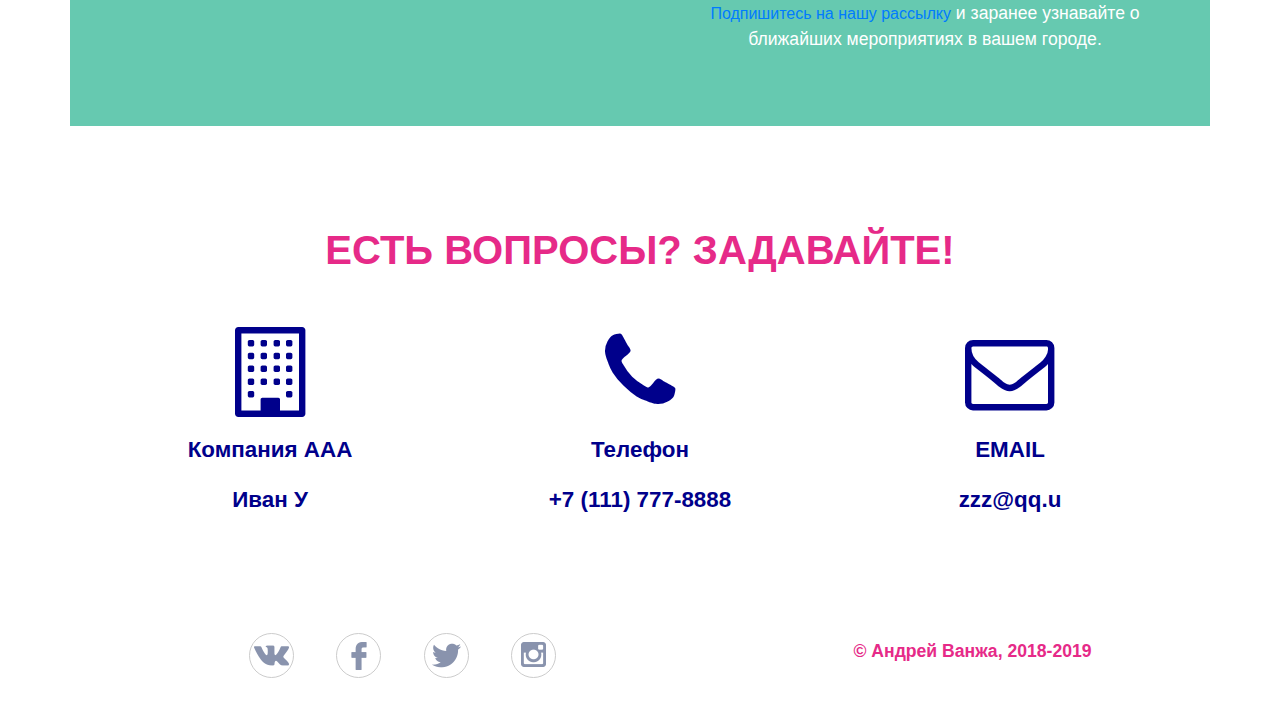
<file: site2/index-land-.html>
<!DOCTYPE html>
<html lang="ru">

<head>
  <meta charset="utf-8">
  <meta name="viewport" content="width=device-width, initial-scale=1, shrink-to-fit=no">
  <title>Landing page</title>
  <!--<script src="jquery-3.4.0.min.js"></script>-->
  <link rel="stylesheet" href="swiper.min.css">
  <script src="https://code.jquery.com/jquery-3.3.1.slim.min.js"
    integrity="sha384-q8i/X+965DzO0rT7abK41JStQIAqVgRVzpbzo5smXKp4YfRvH+8abtTE1Pi6jizo" crossorigin="anonymous">
  </script>
  <link rel="stylesheet" href="https://stackpath.bootstrapcdn.com/bootstrap/4.3.1/css/bootstrap.min.css"
    integrity="sha384-ggOyR0iXCbMQv3Xipma34MD+dH/1fQ784/j6cY/iJTQUOhcWr7x9JvoRxT2MZw1T" crossorigin="anonymous">

  <link href="https://stackpath.bootstrapcdn.com/font-awesome/4.7.0/css/font-awesome.min.css" rel="stylesheet"
    integrity="sha384-wvfXpqpZZVQGK6TAh5PVlGOfQNHSoD2xbE+QkPxCAFlNEevoEH3Sl0sibVcOQVnN" crossorigin="anonymous">

  <link rel="stylesheet" type="text/css" href="style-land-1.css">
  <link rel="stylesheet" type="text/css" href="main-land-1.css">
  <script src="main-land-1.js"></script>
</head>

<body>

  <header class="header-line container p-0 clearfix">
    <div class="header-line__block container fixed-container d-flex justify-content-between mx-auto p-1">
      <div class="header-line__logo p-1">
        <img class="logo-img" src="img/do-pic-2.png" alt="логотип" />
      </div>
      <p class="header-line__block-p col-lg-3 text-center p-0 m-0 align-self-center">ИФ Успех продаж</p>
      <nav class="header-line__nav">
        <ul class="header-line__nav-list">
          <li><a href="#form-article">Регистрация</a></li>
          <li><a href="#whatabout-article">О чем</a></li>
          <li><a href="#program-article">Программа</a></li>
          <li><a href="#place-article">Где</a></li>
          <li><a href="#question-article">Контакты</a></li>
          <li><a href="#show-article">Другие города</a></li>
          <li><a href="#trade-article">Кто нам помог</a></li>
        </ul>
        <ul class="header-line__nav-popup">
          <li><a href="#form-article">Регистрация</a></li>
          <li><a href="#whatabout-article">О чем</a></li>
          <li><a href="#program-article">Программа</a></li>
          <li><a href="#place-article">Где</a></li>
          <li><a href="#question-article">Контакты</a></li>
          <li><a href="#show-article">Другие города</a></li>
          <li><a href="#trade-article">Кто нам помог</a></li>
        </ul>
      </nav>
    </div>
  </header>

  <main>

    <section class="central-container p-0">
      <article class="subject-container container fixed-container" id="subject-article">
        <div class="subject-container__div row d-flex flex-wrap justify-content-center">
          <div class="subject-container__logo col-lg-1 col-sm-12 p-1 m-0">
            <img class="logo-img" src="img/do-pic-2.png" alt="логотип" />
          </div>
          <div class="subject-container__h col-lg-3 col-sm-12">
            <h1 class="subject-container__h1 text-center">Информционный форум</h1>
            <h2 class="subject-container__h2 text-center">Успех продаж</h2>
          </div>
        </div>

        <div class="subject-container__info1 col-sm-12 col-lg-12">
          <p class="text-center m-0 p-1">
            <span class="subject-container__info1_t1">ТонКОСТИ ПРОДАЖ</span>
            <span class="subject-container__info1_t2"> . </span>
            <span class="subject-container__info1_t3">ФИШКИ ПЕРЕГОВОРОВ</span>
            <span class="subject-container__info1_t4"> . </span>
            <span class="subject-container__info1_t5"> ТАЙНЫ CRM</span>
          </p>
          <p class="text-center m-0 p-1">
            <span class="subject-container__info1_t6">ЛИДОГЕНЕРАЦИЯ</span>
            <span class="subject-container__info1_t7"> . </span>
            <span class="subject-container__info1_t8">КЕЙСЫ И НЕТВОРКИНГ</span>
          </p>
        </div>

        <div class="subject-container__info2 col-sm-12 col-lg-12">
          <p class="text-center m-0 p-0"><i class="fa fa-calendar-check-o fa-2x" aria-hidden="true"></i>
            <span class="subject-container__info1_t9">Когда?</span>
            <span class="subject-container__info1_t10"> 9 октября</span>
          </p>
          <p class="text-center mt-3 mb-0 p-0"><i class="fa fa-bus fa-2x" aria-hidden="true"></i>
            <span class="subject-container__info1_t11">Где?</span>
            <span class="subject-container__info1_t12"> г. Нижний Новгород, Маринс Парк Отель</span>
          </p>
          <p class="text-center mt-3 mb-0 p-0"><i class="fa fa-address-card-o fa-2x" aria-hidden="true"></i>
            <span class="subject-container__info1_t13">Стоимость:</span>
            <span class="subject-container__info1_t14"> Бесплатно</span>
          </p>
        </div>

        <button class="subject-container__registr mx-auto" type="button" name="registr">Зарегистрироваться</button>
      </article>

      <article class="invite-container container-fluid fixed-container" id="invite-article">
        <div class="invite-container__div row col-lg-12 text-center mx-auto">
          <p class="p-0 col-lg-12">СЧИТАЕТЕ, ЧТО НЕТ ПРЕДЕЛА СОВЕРШЕНСТВУ?</p>
          <p class="p-0 col-lg-12">ДЛЯ ВАС КЛИЕНТОВ МНОГО НЕ БЫВАЕТ?</p>
          <p class="p-0 col-lg-12">ПРОДАЖИ И УСПЕХ КОМПАНИИ ЗАВИСЯТ ОТ ВАС?</p>
          <p class="p-0 col-lg-12">ТОГДА ПРИХОДИТЕ ЗА НОВЫМИ ЗНАНИЯМИ!</p>
        </div>
      </article>

      <article class="whatabout-container container-fluid fixed-container" id="whatabout-article">
        <div class="row p-0 d-flex flex-wrap justify-content-center">
          <div class="whatabout-container__img col-lg-6 p-0">
            <img src="img/pic-it14.jpg" alt="картинка цифрового форума" />
          </div>
          <div class="whatabout-container__div col-lg-6 mx-auto">
            <h2 class="m-0 p-0 col-lg-12">ЧТО ВАС ЖДЕТ НА ЦИФРОВОМ ФОРУМЕ?</h2>
            <ul class="whatabout-container__list">
              <li class="p-0 col-lg-12"><span>НАБОР ИНСТРУМЕНТОВ ДЛЯ ПРОДАЖ</span>, секреты от экспертов</li>
              <li class="p-0 col-lg-12"><span>СПИКЕРЫ-ПРАКТИКИ</span>, а не теоретики, обещающие "золотые горы"</li>
              <li class="p-0 col-lg-12"><span>КОНЦЕНТРАТ</span> опыта, знаний и мотивации</li>
            </ul>
            <button class="whatabout-container__registr mx-auto" type="button" name="registr">Зарегистрироваться</button>
          </div>
        </div>
      </article>

      <article class="know-container container-fluid fixed-container" id="know-article">
        <div class="row p-0 d-flex flex-wrap justify-content-center">
          <div class="know-container__div col-lg-6 mx-auto">
            <h2 class="m-0 p-0 col-lg-12">ЧТО ВЫ УЗНАЕТЕ ВСЕГО ЗА 360 МИНУТ?</h2>
            <ul class="know-container__list">
              <li class="p-0 col-lg-12"><span>Какие</span> технологии приносят вам клиентов</li>
              <li class="p-0 col-lg-12"><span>Как</span> заключить сделку на 170 тыс. за 4 минуты</li>
              <li class="p-0 col-lg-12"><span>Почему</span> необходимо вести продажи в CRM</li>
              <li class="p-0 col-lg-12"><span>Где</span> прячутся слабые места вашей воронки продаж</li>
              <li class="p-0 col-lg-12"><span>Что</span> скрывают известные компании вашего города</li>
            </ul>
            <button class="know-container__registr mx-auto" type="button" name="program">Посмотреть программу</button>
          </div>
          <div class="know-container__img col-lg-6 p-0">
            <img src="img/pic-it7.jpg" alt="картинка цифрового форума" />
          </div>
        </div>
      </article>

      <article class="exper-container container-fluid fixed-container" id="exper-article">
        <div class="exper-container__div row col-lg-12 text-center mx-auto">
          <p class="p-0 col-lg-12">ВЫ ЧИТАЛИ МНОГО КНИГ, ИЗУЧАЛИ ТЕМУ В ИНТЕРНЕТЕ.</p>
          <p class="p-0 col-lg-12">НО ИНФОРМАЦИЯ ПОТЕРЯЛА АКТУАЛЬНОСТЬ.</p>
          <p class="p-0 col-lg-12">ХОТИТЕ БЫТЬ В ТРЕНДЕ?</p>
          <p class="p-0 col-lg-12">ТОГДА ЗАБИРАЙТЕ ОПЫТ ЭКСПЕРТОВ НА МЕРОПРИЯТИИ!</p>
        </div>
      </article>

      <article class="trade-container container fixed-container" id="trade-article">
        <div class="trade-container__div row col-lg-12 text-center p-3 mx-auto">
          <h2 class="p-0 col-lg-12 text-center">КТО ПОМОЖЕТ ВАМ ОСВОИТЬ ТЕРРИТОРИЮ ПРОДАЖ?</h2>
        </div>
        <div class="trade-container__img d-flex flex-wrap justify-content-around">
          <img src="img/do-pic-1.png" alt="торговая марка 1" />
          <img src="img/do-pic-2.png" alt="торговая марка 2" />
          <img src="img/do-pic-3.png" alt="торговая марка 3" />
          <img src="img/do-pic-4.png" alt="торговая марка 4" />
        </div>
      </article>

      <article class="program-container container fixed-container" id="program-article">
        <h2 class="m-0 p-5 col-sm-12 text-center">НАСЫЩЕННАЯ ПРОГРАММА ЦИФРОВОГО ФОРУМА</h2>
        <div class="program-container__div row col-sm-12 text-center p-0 mx-auto">
          <ul class="program-container__list p-0">

            <li class="d-flex flex-wrap justify-content-around">
              <div class="program-container__list_time align-self-center col-md-2">09:30 – 10:00</div>
              <div class="program-container__list_div col-md-8">
                <div class="col-md-2 program-container__list_img">
                  <img src="img/user-shape.png" height="110" width="100" alt="участник" />
                </div>
                <div class="col-md-9 text-left">
                  <h3 class="program-container__list_h3">РЕГИСТРАЦИЯ СЛУШАТЕЛЕЙ</h3>
                </div>
              </div>
            </li>

            <li class="d-flex flex-wrap justify-content-around">
              <div class="program-container__list_time align-self-center col-md-2">10:00 – 10:10</div>
              <div class="program-container__list_div col-md-8">
                <div class="col-md-2 program-container__list_img">
                  <img src="img/user-shape.png" height="110" width="100" alt="участник" />
                </div>
                <div class="col-md-9 text-left">
                  <h3 class="program-container__list_h3">ПРИВЕТСТВЕННОЕ СЛОВО ОРГАНИЗАТОРА</h3>
                </div>
              </div>
            </li>

            <li class="d-flex flex-wrap justify-content-around">
              <div class="program-container__list_time align-self-center col-md-2">10:10 – 10:40</div>
              <div class="program-container__list_div col-md-8">
                <div class="col-md-2 program-container__list_img">
                  <img src="img/user-shape.png" height="110" width="100" alt="участник" />
                </div>
                <div class="col-md-9 text-left">
                  <h3 class="program-container__list_h3">ЧТО МОЖЕТ УБИТЬ ВАШ БИЗНЕС В 2019 ГОДУ</h3>
                  <ul class="mt-1">
                    <li><i class="fa fa-check" aria-hidden="true"></i>НОВЫЕ ТРЕБОВАНИЯ ГОСУДАРСТВА. КОГО КОСНУТСЯ НОВЫЕ
                      ПРАВИЛА</li>
                    <li><i class="fa fa-check" aria-hidden="true"></i>ОБЯЗАТЕЛЬНАЯ МАРКИРОВКА ТОВАРОВ, ЭТАПЫ И ДЕДЛАЙНЫ
                    </li>
                    <li><i class="fa fa-check" aria-hidden="true"></i>ЗАКОН О САМОЗАНЯТЫХ. ЧТО НУЖНО ЗНАТЬ УЖЕ СЕЙЧАС
                    </li>
                    <li><i class="fa fa-check" aria-hidden="true"></i>ГОТОВИМСЯ СООТВЕТСТВОВАТЬ ЗАКОНОДАТЕЛЬСТВУ:
                      ЛАЙФХАКИ ДЛЯ ВЛАДЕЛЬЦЕВ БИЗНЕСА</li>
                  </ul>
                  <p class="program-container__list_p1 my-1 p-0">Марина Харитонова</p>
                  <p class="program-container__list_p2 my-1 p-0">Руководитель службы поддержки «ААА»</p>
                </div>
              </div>
            </li>

            <li class="d-flex flex-wrap justify-content-around">
              <div class="program-container__list_time align-self-center col-md-2">10:40 – 11:20</div>
              <div class="program-container__list_div col-md-8">
                <div class="col-md-2 program-container__list_img">
                  <img src="img/user-shape.png" height="110" width="100" alt="участник" />
                </div>
                <div class="col-md-9 text-left">
                  <h3 class="program-container__list_h3">ЛИДОГЕНЕРАЦИЯ В СОЦИАЛЬНОЙ СЕТИ: ЭФФЕКТИВНОСТЬ, НОВИНКИ,
                    УСПЕШНЫЕ КЕЙСЫ</h3>
                  <ul class="mt-1">
                    <li><i class="fa fa-check" aria-hidden="true"></i>КАК НАЙТИ СВОЮ АУДИТОРИЮ ВКОНТАКТЕ</li>
                    <li><i class="fa fa-check" aria-hidden="true"></i>ТАРГЕТИРОВАННАЯ РЕКЛАМА КАК СПОСОБ ПРИВЛЕЧЕНИЯ
                      КЛИЕНТОВ
                    </li>
                    <li><i class="fa fa-check" aria-hidden="true"></i>НОВИНКИ: ЧТО ЕЩЕ НЕ ИСПОЛЬЗУЮТ КОНКУРЕНТЫ
                    </li>
                    <li><i class="fa fa-check" aria-hidden="true"></i>УСПЕШНЫЕ PERFORMANCE-КЕЙСЫ</li>
                  </ul>
                  <p class="program-container__list_p1 my-1 p-0">Марина Харитонова</p>
                  <p class="program-container__list_p2 my-1 p-0">Руководитель службы поддержки «ААА»</p>
                </div>
              </div>
            </li>

            <li class="d-flex flex-wrap justify-content-around">
              <div class="program-container__list_time align-self-center col-md-2">11:20 – 11:50</div>
              <div class="program-container__list_div col-md-8">
                <div class="col-md-2 program-container__list_img">
                  <img src="img/user-shape.png" height="110" width="100" alt="участник" />
                </div>
                <div class="col-md-9 text-left">
                  <h3 class="program-container__list_h3">ЭФФЕКТИВНАЯ САМОПРЕЗЕНТАЦИЯ: КАК С ЛЕГКОСТЬЮ ВЫИГРАТЬ ЛЮБЫЕ
                    ПЕРЕГОВОРЫ</h3>
                  <ul class="mt-1">
                    <li><i class="fa fa-check" aria-hidden="true"></i>ПРОПАСТЬ В КОММУНИКАЦИЯХ – КАК ЗА НЕСКОЛЬКО СЕКУНД
                      ПРИВЛЕЧЬ ВНИМАНИЕ СОБЕСЕДНИКА
                    </li>
                    <li><i class="fa fa-check" aria-hidden="true"></i>КАК ОДЕРЖАТЬ ПОБЕДУ В СЛОВЕСНОЙ БАТАЛИИ. ПРИНЦИП
                      ТРЁХ АРГУМЕНТОВ
                    </li>
                    <li><i class="fa fa-check" aria-hidden="true"></i>СВЯЗИ РЕШАЮТ ВСЕ. 5 СЕКРЕТОВ УСПЕШНОГО НЕТВОРКИНГА
                    </li>
                  </ul>
                  <p class="program-container__list_p1 my-1 p-0">Марина Харитонова</p>
                  <p class="program-container__list_p2 my-1 p-0">Руководитель службы поддержки «ААА»</p>
                </div>
              </div>
            </li>

            <li class="d-flex flex-wrap justify-content-around">
              <div class="program-container__list_time align-self-center col-md-2">11:50 – 12:30</div>
              <div class="program-container__list_div col-md-8">
                <div class="col-md-2 program-container__list_img">
                  <img src="img/user-shape.png" height="110" width="100" alt="участник" />
                </div>
                <div class="col-md-9 text-left">
                  <h3 class="program-container__list_h3">КОФЕ-БРЕЙК</h3>
                </div>
              </div>
            </li>

            <li class="d-flex flex-wrap justify-content-around">
              <div class="program-container__list_time align-self-center col-md-2">12:30 – 13:10</div>
              <div class="program-container__list_div col-md-8">
                <div class="col-md-2 program-container__list_img">
                  <img src="img/user-shape.png" height="110" width="100" alt="участник" />
                </div>
                <div class="col-md-9 text-left">
                  <h3 class="program-container__list_h3">ЭФФЕКТИВНЫЙ МАРКЕТИНГ: КАК ПРЕДЛОЖИТЬ НУЖНОЕ В ПРАВИЛЬНЫЙ
                    МОМЕНТ</h3>
                  <ul class="mt-1">
                    <li><i class="fa fa-check" aria-hidden="true"></i>КАК СОКРАЩАТЬ ЗАТРАТЫ НА ПРОДВИЖЕНИЕ И ПОДВЕСТИ К
                      ПОКУПКЕ ТЕХ, КТО О НЕЙ НЕ ЗАДУМЫВАЛСЯ</li>
                    <li><i class="fa fa-check" aria-hidden="true"></i>НЕ ТОЛЬКО ПОЛ И ВОЗРАСТ: КАК ТАРГЕТИРОВАТЬ РЕКЛАМУ
                      В 2019 ГОДУ С ПОМОЩЬЮ БОЛЬШИХ ДАННЫХ</li>
                    <li><i class="fa fa-check" aria-hidden="true"></i>ЭФФЕКТИВНАЯ РЕКЛАМА VS СПАМ</li>
                    <li><i class="fa fa-check" aria-hidden="true"></i>КЕЙСЫ О ТАРГЕТИРОВАННОЙ РЕКЛАМЕ ИЗ ПРАКТИКИ МТС
                    </li>
                  </ul>
                  <p class="program-container__list_p1 my-1 p-0">Марина Харитонова</p>
                  <p class="program-container__list_p2 my-1 p-0">Руководитель службы поддержки «ААА»</p>
                </div>
              </div>
            </li>

            <li class="d-flex flex-wrap justify-content-around">
              <div class="program-container__list_time align-self-center col-md-2">13:10 – 13:50</div>
              <div class="program-container__list_div col-md-8">
                <div class="col-md-2 program-container__list_img">
                  <img src="img/user-shape.png" height="110" width="100" alt="участник" />
                </div>
                <div class="col-md-9 text-left">
                  <h3 class="program-container__list_h3">КАК УВЕЛИЧИТЬ ПРОДАЖИ С ПОМОЩЬЮ РЕКОМЕНДАЦИЙ?</h3>
                  <ul class="mt-1">
                    <li><i class="fa fa-check" aria-hidden="true"></i>7 СТРАТЕГИЙ ПРИВЛЕЧЕНИЯ НОВЫХ КЛИЕНТОВ</li>
                    <li><i class="fa fa-check" aria-hidden="true"></i>ОШИБКИ ПРИ РАБОТЕ С РЕКОМЕНДАТЕЛЯМИ</li>
                    <li><i class="fa fa-check" aria-hidden="true"></i>ФОРМУЛА ИНДИВИДУАЛЬНОЙ ПРОСЬБЫ О РЕКОМЕНДАЦИИ</li>
                    <li><i class="fa fa-check" aria-hidden="true"></i>6 СПОСОБОВ МАЛОБЮДЖЕТНОГО ПРИВЛЕЧЕНИЯ НОВЫХ
                      КЛИЕНТОВ С ПОМОЩЬЮ РЕКОМЕНДАЦИЙ</li>
                  </ul>
                  <p class="program-container__list_p1 my-1 p-0">Марина Харитонова</p>
                  <p class="program-container__list_p2 my-1 p-0">Руководитель службы поддержки «ААА»</p>
                </div>
              </div>
            </li>

            <li class="d-flex flex-wrap justify-content-around">
              <div class="program-container__list_time align-self-center col-md-2">13:50 – 14:30</div>
              <div class="program-container__list_div col-md-8">
                <div class="col-md-2 program-container__list_img">
                  <img src="img/user-shape.png" height="110" width="100" alt="участник" />
                </div>
                <div class="col-md-9 text-left">
                  <h3 class="program-container__list_h3">ОБМЕН ИДЕЯМИ, ОПЫТОМ, ОТВЕТЫ НА ВОПРОСЫ СЛУШАТЕЛЕЙ, ЛОТЕРЕЯ
                  </h3>
                </div>
              </div>
            </li>

          </ul>
        </div>
      </article>

      <article class="talk-container container-fluid fixed-container" id="talk-article">
        <div class="container row p-0 mx-auto">
          <div class="talk-container__div col-sm-12 text-center mx-auto">
            <p class="my-3 p-0 col-sm-12">Как много раз вы обманывались! Платили деньги за курсы и тренинги, а получали
              0 знаний!</p>
            <p class="my-3 p-0 col-sm-12">Сейчас к вам в город приезжают эксперты федерального уровня. Выступают
              практики с успешным бизнесом.</p>
            <p class="my-3 p-0 col-sm-12">Вы бесплатно забираете их знания и опыт!</p>
            <button class="talk-container__registr mx-auto" type="button" name="registr">Зарегистрироваться</button>
          </div>
        </div>
      </article>

      <article class="show-container container fixed-container" id="show-article">
        <div class="show-container__div row col-lg-12 text-center p-3 mx-auto">
          <h2 class="p-0 col-lg-12 text-center">ПОСМОТРИТЕ, КАКОЙ АНШЛАГ БЫЛ В ДРУГИХ ГОРОДАХ</h2>
        </div>

        <div class="swiper-container">
          <div class="swiper-wrapper">
            <div class="swiper-slide">
              <img class="swiper-slide__pic" src="img/conf-11.jpg" alt="конференция">
              <h3 class="swiper-slide__title">Город А</h3>
            </div>
            <div class="swiper-slide">
              <img class="swiper-slide__pic" src="img/conf-12.jpg" alt="конференция">
              <h3 class="swiper-slide__title">Город Б</h3>
            </div>
            <div class="swiper-slide">
              <img class="swiper-slide__pic" src="img/conf-13.jpg" alt="конференция">
              <h3 class="swiper-slide__title">Город В</h3>
            </div>
            <div class="swiper-slide">
              <img class="swiper-slide__pic" src="img/conf-14.jpg" alt="конференция">
              <h3 class="swiper-slide__title">Город Г</h3>
            </div>
            <div class="swiper-slide">
              <img class="swiper-slide__pic" src="img/conf-15.jpg" alt="конференция">
              <h3 class="swiper-slide__title">Город Д</h3>
            </div>
            <div class="swiper-slide">
              <img class="swiper-slide__pic" src="img/conf-16.jpg" alt="конференция">
              <h3 class="swiper-slide__title">Город Е</h3>
            </div>
            <div class="swiper-slide">
              <img class="swiper-slide__pic" src="img/conf-17.jpg" alt="конференция">
              <h3 class="swiper-slide__title">Город Ж</h3>
            </div>
          </div>
          <div class="swiper-pagination"></div>
          <div class="swiper-button-next">
            <svg width="30" height="30">
              <polyline points="8,3 20,14 8,26" stroke="#8993ad" stroke-width="2" fill="none" />
            </svg>
          </div>
          <div class="swiper-button-prev">
            <svg width="30" height="30">
              <polyline points="22,3 10,14 22,26" stroke="#8993ad" stroke-width="2" fill="none" />
            </svg>
          </div>
        </div>
      </article>

      <article class="form-container container fixed-container" id="form-article">
        <div class="form-container__div row text-center p-3 mx-auto">
          <h2 class="p-0 col-lg-12 text-center">ДЛЯ БЕСПЛАТНОГО УЧАСТИЯ В «УСПЕХЕ ПРОДАЖ» ЗАРЕГИСТРИРУЙТЕСЬ</h2>

          <div class="form-container__formbox col-lg-7 mx-auto">
            <form class="form-container__regform" action="" method="post">
              <h3 class="form-container__form_h3 p-0 mx-auto">Успех продаж</h3>
              <h4 class="form-container__form_h4 mx-auto">Нижний Новгород 19 октября 2019 года</h4>
              <label>Имя:
                <input type="text" name="user_name" />
              </label>
              <label>Фамилия:
                <input type="text" name="user_surname" />
              </label>
              <label>Название компании:
                <input type="text" name="user_company" />
              </label>
              <label>Должность:
                <input type="text" name="user_position" />
              </label>
              <label>Телефон:
                <input type="tel" name="user_phone" />
              </label>
              <label>E-mail:
                <input type="email" name="user_email" />
              </label>
              <div class="form-container__form_check">
                <input type="checkbox" name="user_personal" />
                <p>Нажимая на кнопку, я даю согласие на обработку персональных данных
                </p>
              </div>
              <button class="form-container__form_button mx-auto" type="submit" name="user_submit">Отправить</button>
            </form>
          </div>
      </article>

      <article class="place-container container fixed-container" id="place-article">
        <h2 class="p-0 col-lg-12 text-center">ГДЕ И КОГДА ВЫ ВСТРЕТИТЕСЬ С ЭКСПЕРТАМИ?</h2>
        <div class="place-container__div row d-flex flex-wrap justify-content-around">
          <div class="place-container__img col-lg-6 mx-auto">
            <img src="img/conf-10.jpg" alt="конференцзал" />
          </div>
          <div class="place-container__info col-lg-6 text-center p-4 mx-auto">
            <p class="p-0 col-lg-12 text-center">Маринс Парк Отель, конференц-зал «Ялта»</p>
            <p class="p-0 col-lg-12 text-center">Адрес: г. Нижний Новгород, ул. Советская, д. 12</p>
            <p class="p-0 col-lg-12 text-center">Дата: 19 октября</p>
          </div>
      </article>

      <article class="map-container container fixed-container" id="map-article">
        <div class="map-container__div row mx-auto">
          <iframe
            src="https://www.google.com/maps/embed?pb=!1m18!1m12!1m3!1d21047.72688148679!2d43.952847151453156!3d56.32344956565618!2m3!1f0!2f0!3f0!3m2!1i1024!2i768!4f13.1!3m3!1m2!1s0x4151d5d1c1168c1f%3A0x15a737a5b37b1edc!2z0YPQuy4g0KHQvtCy0LXRgtGB0LrQsNGPLCAxMiwg0J3QuNC20L3QuNC5INCd0L7QstCz0L7RgNC-0LQsINCd0LjQttC10LPQvtGA0L7QtNGB0LrQsNGPINC-0LHQuy4sIDYwMzAwMg!5e0!3m2!1sru!2sru!4v1569838651514!5m2!1sru!2sru"
            width="1000" height="450" frameborder="0" style="border:0;" allowfullscreen=""></iframe>
        </div>
      </article>

      <article class="time-container container-fluid fixed-container" id="time-article">
        <div class="container row p-0 mx-auto">
          <div class="time-container__div col-lg-12 text-center mx-auto">
            <p class="my-3 p-0 col-lg-12">Вам не хватает времени для собственного развития?</p>
            <p class="my-3 p-0 col-lg-12">Посмотрите на конкурентов. У них те же 24 часа в сутках, как и у вас.</p>
            <p class="my-3 p-0 col-lg-12">Но они нашли время прокачаться.<br>Сможете и вы!</p>
            <button class="time-container__registr mx-auto" type="button" name="registr">Зарегистрироваться</button>
          </div>
        </div>
      </article>

      <article class="share-container container-fluid fixed-container" id="share-article">
        <div class="container row p-0 mx-auto">
          <div class="share-container__div col-lg-12 d-flex flex-wrap justify-content-around mx-auto">
            <div class="share-container__div_left p-4 col-lg-6">
              <h3 class="p-2 col-lg-12 text-center">СТАНЬТЕ ПАРТНЕРОМ ФОРУМА</h3>
              <p class="p-2 col-lg-12 text-center">Вы хотите стать спикером или спонсором «Территории продаж»? <a
                  href="mailto:zzz@qq.u">Сообщите нам об этом</a> как можно скорее.</p>
            </div>
            <div class="share-container__div_right p-4 col-lg-6">
              <h3 class="p-2 col-lg-12 text-center">ОСТАВАЙТЕСЬ С НАМИ</h3>
              <p class="p-2 col-lg-12 text-center">Не нашли свой город в графике или не смогли участвовать в этот раз?
                Не расстраивайтесь! <br><a href="mailto:zzz@qq.u">Подпишитесь на нашу рассылку</a> и заранее узнавайте о
                ближайших мероприятиях в вашем городе.</p>
            </div>
          </div>
        </div>
      </article>

      <article class="question-container container-fluid fixed-container" id="question-article">
        <div class="container row p-0 mx-auto">
          <h2 class="p-0 col-lg-12 text-center">ЕСТЬ ВОПРОСЫ? ЗАДАВАЙТЕ!</h2>
          <div class="question-container__div col-lg-12 d-flex flex-wrap justify-content-around mx-auto">
            <a class="col-lg-4 p-0 mx-auto text-center">
              <p class="my-3 p-0 col-lg-12 text-center"><i class="fa fa-building-o fa-4x" aria-hidden="true"></i></p>
              <p class="my-3 p-0 col-lg-12 text-center">Компания ААА</p>
              <p class="my-3 p-0 col-lg-12 text-center">Иван У</p>
            </a>
            <a class="col-lg-4 p-0 mx-auto text-center" href="tel:+71117778888">
              <p class="my-3 p-0 col-lg-12 text-center"><i class="fa fa-phone fa-4x" aria-hidden="true"></i></p>
              <p class="my-3 p-0 col-lg-12 text-center">Телефон</p>
              <p class="my-3 p-0 col-lg-12 text-center">+7 (111) 777-8888</p>
            </a>
            <a class="col-lg-4 p-0 mx-auto text-center" href="mailto:zzz@qq.u">
              <p class="my-3 p-0 col-lg-12 text-center"><i class="fa fa-envelope-o fa-4x" aria-hidden="true"></i></p>
              <p class="my-3 p-0 col-lg-12 text-center">EMAIL</p>
              <p class="my-3 p-0 col-lg-12 text-center">zzz@qq.u</p>
            </a>
          </div>
        </div>
      </article>
    </section>

  </main>

  <footer>
    <section class="footer-section">
      <article class="footer-container container-fluid fixed-container" id="footer-article">
        <div class="footer-container__div container row p-0 d-flex flex-wrap justify-content-around mx-auto">
          <ul class="footer-container__div_social col-lg-4 d-flex flex-nowrap justify-content-between mx-auto">
            <li><a href="https://vk.com/feed" target="_blank"></a></li>
            <li><a href="https://www.facebook.com/campaign/landing.php?campaign_id=1669307470&extra_1=s%7Cc%7C323127629986%7Ce%7C%D1%84%D0%B5%D0%B9%D1%81%D0%B1%D1%83%D0%BA%7C&placement=&creative=323127629986&keyword=%D1%84%D0%B5%D0%B9%D1%81%D0%B1%D1%83%D0%BA&partner_id=googlesem&extra_2=campaignid%3D1669307470%26adgroupid%3D63446529566%26matchtype%3De%26network%3Dg%26source%3Dnotmobile%26search_or_content%3Ds%26device%3Dc%26devicemodel%3D%26adposition%3D1t1%26target%3D%26targetid%3Dkwd-300034615170%26loc_physical_ms%3D1011981%26loc_interest_ms%3D%26feeditemid%3D%26param1%3D%26param2%3D&gclid=CjwKCAjwldHsBRAoEiwAd0JybTeSS4n1L0P0ZPO9iQlFhG6WDeV586ItAcoV75QkLDAeAfW28s_N8BoCpoMQAvD_BwE" target="_blank"></a></li>
            <li><a href="https://twitter.com/?lang=ru" target="_blank"></a></li>
            <li><a href="https://www.instagram.com/?hl=ru" target="_blank"></a></li>
          </ul>
          <h3 class="m-0 p-2 col-lg-5 text-center">&#169; Андрей Ванжа, 2018-2019</h3>
        </div>
      </article>
    </section>
  </footer>

  <script src="https://cdnjs.cloudflare.com/ajax/libs/popper.js/1.14.7/umd/popper.min.js"
    integrity="sha384-UO2eT0CpHqdSJQ6hJty5KVphtPhzWj9WO1clHTMGa3JDZwrnQq4sF86dIHNDz0W1" crossorigin="anonymous">
  </script>
  <script src="https://stackpath.bootstrapcdn.com/bootstrap/4.3.1/js/bootstrap.min.js"
    integrity="sha384-JjSmVgyd0p3pXB1rRibZUAYoIIy6OrQ6VrjIEaFf/nJGzIxFDsf4x0xIM+B07jRM" crossorigin="anonymous">
  </script>

  <script src="swiper.min.js"></script>
  <script>
    var swiper = new Swiper('.swiper-container', {
      pagination: '.swiper-pagination',
      paginationClickable: true,
      slidesPerView: numPic,
      nextButton: '.swiper-button-next',
      prevButton: '.swiper-button-prev',
      freeMode: true,
      spaceBetween: 67
    });
  </script>
</body>

</html>
</file>
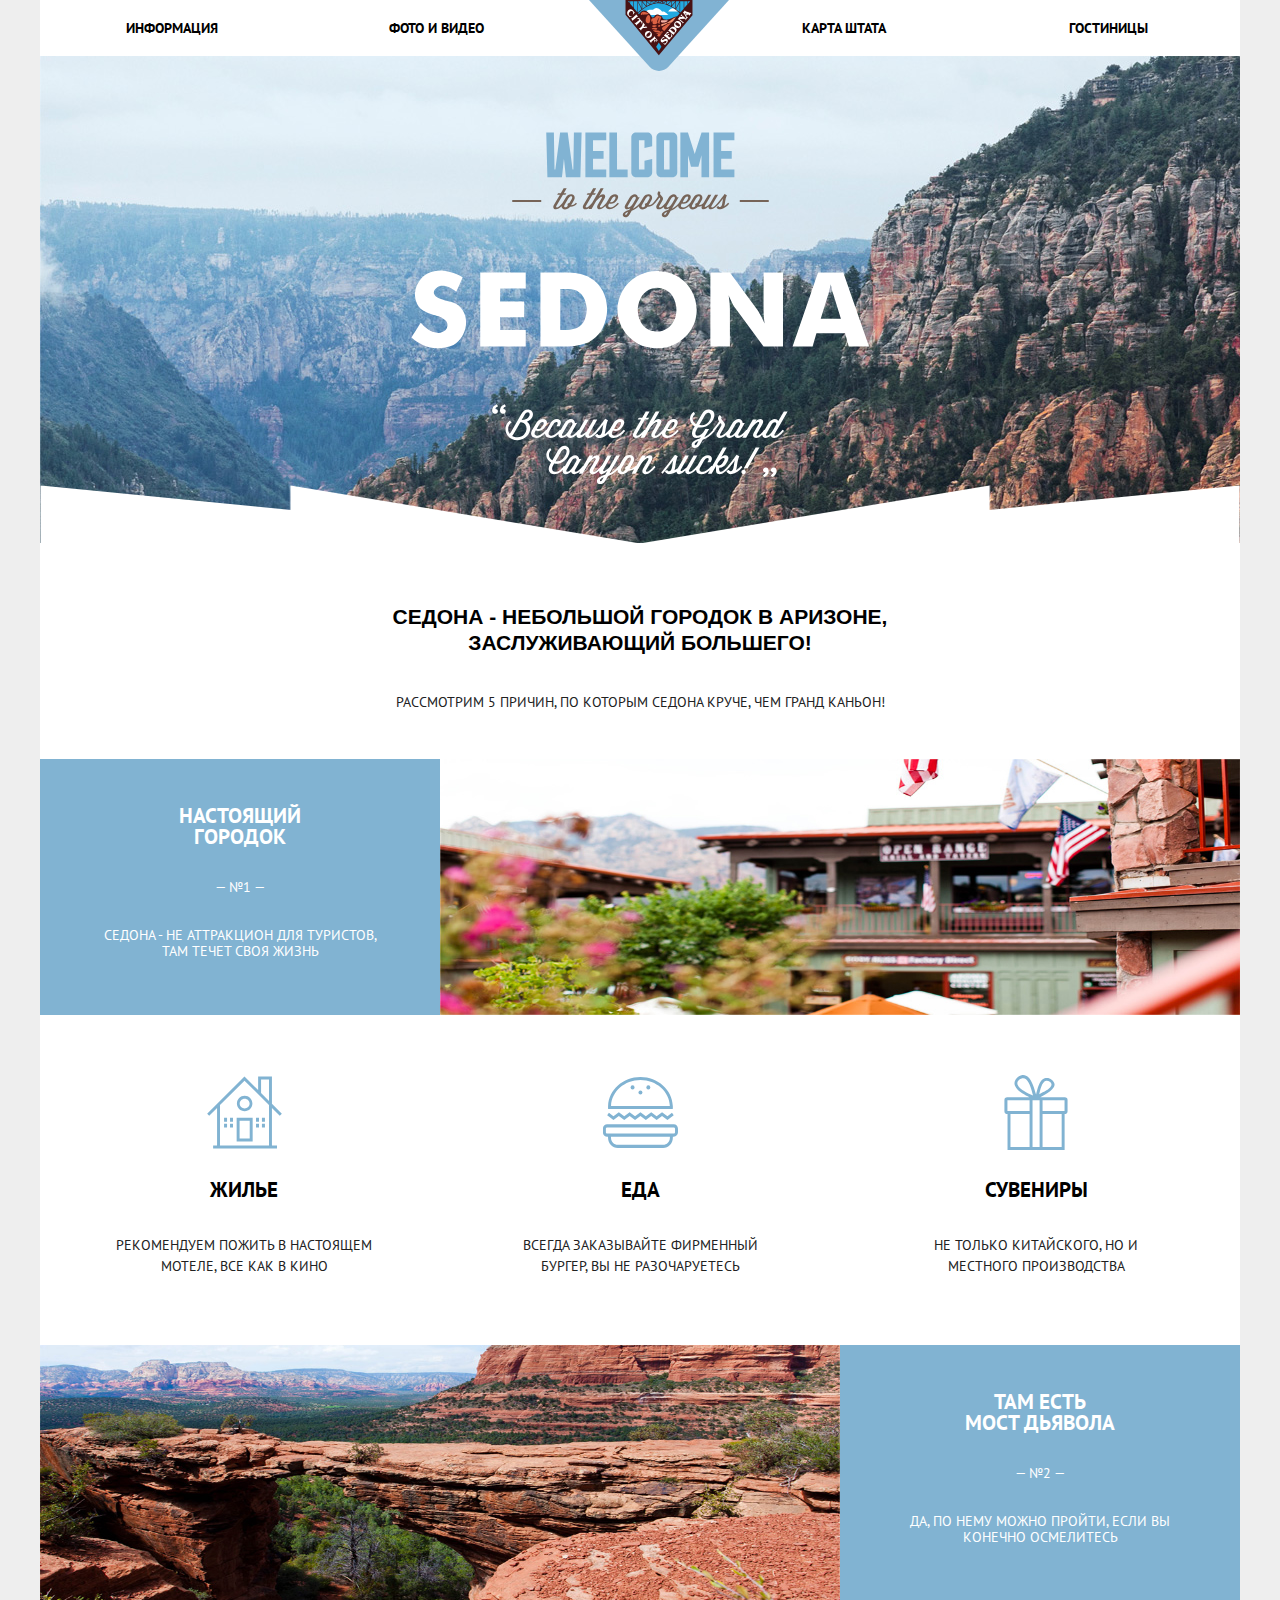
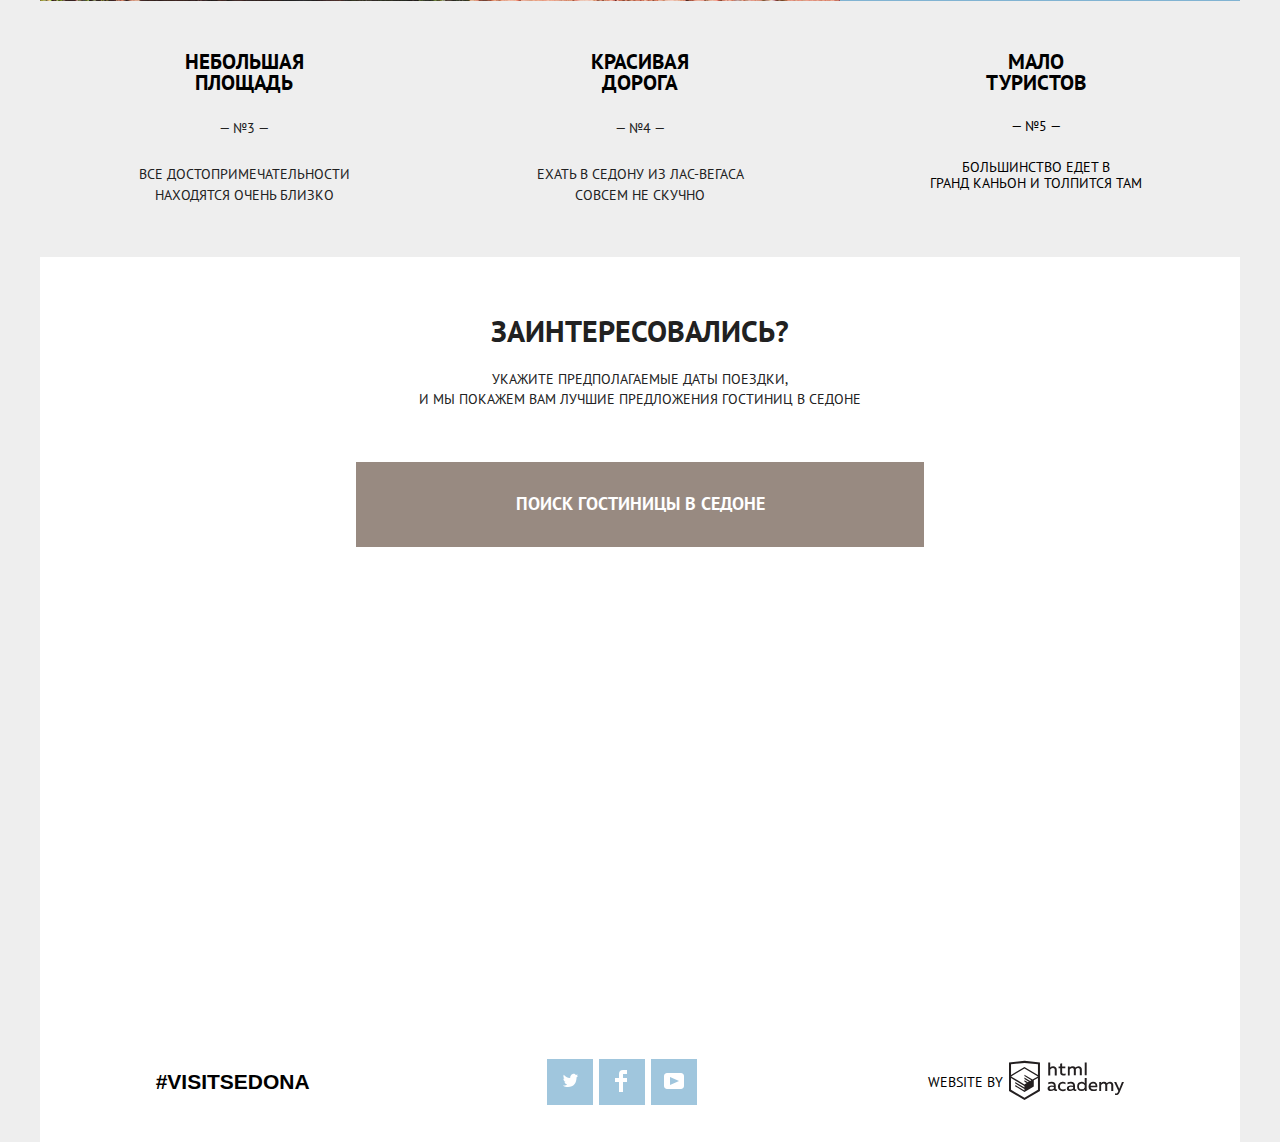
<file: site2/sedona-site2.html>
<!DOCTYPE html>
<html lang="ru">

<head>
  <meta charset="utf-8">

  <title>HTML Academy: проект Седона index</title>

  <link href="https://fonts.googleapis.com/css?family=PT+Sans:400,700,700i&amp;subset=cyrillic" rel="stylesheet">
  <link href="css/normalize.css" rel="stylesheet">
  <link href="css/styles-site2.css" rel="stylesheet">
</head>

<body>
  <header class="main-header">
    <nav class="header-nav">
      <div class="img-logo">
        <a class="img-link" href="sedona-site2.html">
          <img src="img/logo-sedona.svg" width="140" height="71" alt="Логотип Sedona Town">
        </a>
      </div>
      <ul class="site-nav">
        <li>
          <a href="#">информация</a>
        </li>
        <li>
          <a href="#">фото и видео</a>
        </li>
        <li class="nav-pos-offset">
          <a href="#">карта штата</a>
        </li>
        <li>
          <a href="hotels-site2.html">гостиницы</a>
        </li>
      </ul>
    </nav>

    <div class="back-pic">
      <img class="intro-center" src="img/intro-welcome.svg" width="459" height="353" alt="приглашение">
      <div class="dent-field">
        <img src="img/polygon-sedona.png" width="1200" height="59" alt="зубчатая заставка">
      </div>
    </div>
    <div class="announce-block">
      <p class="announce-first">
        седона - небольшой городок в аризоне,<br>
        заслуживающий большего!
      </p>
      <p class="announce-second">рассмотрим 5 причин, по которым седона круче, чем гранд каньон!</p>
    </div>
  </header>

  <main class="container">
    <h1 class="visually-hidden">Достопримечательности и преимущества Седоны</h1>

    <section class="advantages">
      <ul>
        <li class="advantages-list">
          <div class="advantages-box">
            <p class="adv-box-1">настоящий<br>городок</p>
            <p class="adv-box-2">&mdash; №1 &mdash;</p>
            <p class="adv-box-3">седона - не аттракцион для туристов,<br>там течет своя жизнь</p>
          </div>
          <img src="img/layer-10.jpg" width="800" height="256" alt="вид на здания">
        </li>

        <li class="advantages-list">
          <div class="advantages-details icon-block">
            <img class="adv-icon" src="img/icon-1.svg" width="75" height="75" alt="эмблема домика">
            <p class="adv-head adv-head-text">жилье</p>
            <p class="adv-comment adv-comment-text">рекомендуем пожить в настоящем<br>мотеле, все как в кино</p>
          </div>
          <div class="advantages-details icon-block">
            <img class="adv-icon" src="img/icon-3.svg" width="75" height="75" alt="эмблема еды">
            <p class="adv-head adv-head-text">еда</p>
            <p class="adv-comment adv-comment-text">всегда заказывайте фирменный<br>бургер, вы не разочаруетесь</p>
          </div>
          <div class="advantages-details icon-block">
            <img class="adv-icon" src="img/icon-2.svg" width="75" height="75" alt="эмблема подарка">
            <p class="adv-head adv-head-text">сувениры</p>
            <p class="adv-comment adv-comment-text">не только китайского, но и<br>местного производства</p>
          </div>
        </li>

        <li class="advantages-list">
          <img src="img/layer-5.jpg" width="800" height="256" alt="карниз в горах">
          <div class="advantages-box">
            <p class="adv-box-1">там есть<br>мост дьявола</p>
            <p class="adv-box-2">&mdash; №2 &mdash;</p>
            <p class="adv-box-3">да, по нему можно пройти, если вы<br>конечно осмелитесь</p>
          </div>
        </li>

        <li class="addition-adv advantages-list">
          <div class="advantages-details">
            <p class="environ-head adv-head-text">небольшая площадь</p>
            <p class="environ-text adv-comment-text">&mdash; №3 &mdash;</p>
            <p class="environ-text adv-comment-text">все достопримечательности<br>находятся очень близко</p>
          </div>
          <div class="advantages-details">
            <p class="environ-head adv-head-text">красивая дорога</p>
            <p class="environ-text adv-comment-text">&mdash; №4 &mdash;</p>
            <p class="environ-text adv-comment-text">ехать в седону из лас-вегаса<br>совсем не скучно</p>
          </div>
          <div class="advantages-details">
            <p class="environ-head adv-head-text">мало туристов</p>
            <p class="environ-text adv-comm-text">&mdash; №5 &mdash;</p>
            <p class="environ-text adv-comm-text">большинство едет в<br>гранд каньон и толпится там</p>
          </div>
        </li>
      </ul>
    </section>

    <section class="interest">
      <h2 class="visually-hidden">дата поездки и состав гостей</h2>
      <div class="interest-box">
        <b>заинтересовались?</b>
        <span>укажите предполагаемые даты поездки,<br>и мы покажем вам лучшие предложения гостиниц в седоне</span>
      </div>
      <div class="hotel-find-interest">
        <h3 class="legend-title">поиск гостиницы в седоне</h3>
        <iframe class="choice-block"
          src="https://www.google.com/maps/embed?pb=!1m18!1m12!1m3!1d1545815.2765765318!2d-112.43998243826746!3d34.39044706526593!2m3!1f0!2f0!3f0!3m2!1i1024!2i768!4f13.1!3m3!1m2!1s0x872da132f942b00d%3A0x5548c523fa6c8efd!2z0KHQtdC00L7QvdCwLCDQkNGA0LjQt9C-0L3QsCA4NjMzNiwg0KHQqNCQ!5e0!3m2!1sru!2sru!4v1553452558633"
          width="1200" height="450" style="border:0" allowfullscreen></iframe>
        <form class="choice-form modal-form" action="https://echo.htmlacademy.ru" method="get">
          <ul class="box-input">
            <li>
              <label for="date-in">дата заезда:</label>
              <div class="input-date-block">
                <input type="text" name="date-in" id="date-in" placeholder="24 апреля" required>
                <img src="img/calendar.svg" width="21" height="22" alt="календарик">
              </div>
            </li>
            <li>
              <label for="date-out">дата выезда:</label>
              <div class="input-date-block">
                <input type="text" name="date-out" id="date-out" placeholder="4 июля" required>
                <img src="img/calendar.svg" width="21" height="22" alt="календарик">
              </div>
            </li>
            <li>
              <div class="count-fields-input">
                <label class="adult-label" for="adult">взрослые:</label>
                <button class="button-sign first-button">-</button>
                <input type="number" name="adult" id="adult" placeholder="2" required>
                <button class="button-sign">+</button>
                <label class="child-label" for="children">дети:</label>
                <button class="button-sign">-</button>
                <input type="number" name="children" id="children" placeholder="0" required>
                <button class="button-sign">+</button>
              </div>
            </li>
            <li>
              <input type="submit" class="hotel-form-send" value="найти">
            </li>
          </ul>
        </form>
      </div>
    </section>
  </main>

  <footer class="main-footer">
    <p class="visit-box topic-style">#visitsedona</p>
    <ul class="social-block">
      <li class="social-box">
        <a class="social-button b-twitter" href="#">
          <img src="img/twitter.svg" width="17" height="15" alt="твиттер">
        </a>
      </li>
      <li class="social-box">
        <a class="social-button b-facebook" href="#">
          <svg xmlns="http://www.w3.org/2000/svg" width="12" height="22" viewBox="0 0 12 22">
            <path fill="rgba(255, 255, 255, 1)" d="M12 4V0H8a4 4 0 0 0-4 4v4H0v4h4v10h4V12h4V8H8V4h4z" />
          </svg>
        </a>
      </li>
      <li class="social-box">
        <a class="social-button b-youtube" href="#">
          <svg xmlns="http://www.w3.org/2000/svg" xmlns:xlink="http://www.w3.org/1999/xlink" width="20" height="16"
            viewBox="0 0 20 16">
            <path fill="rgba(255, 255, 255, 1)" d="M17 0H3C1.35 0 0 1.35
           0 3v10c0 1.65 1.35 3 3 3h14c1.65 0 3-1.35 3-3V3c0-1.65-1.35-3-3-3zM6.027 11.998V4.002L15.014
           8l-8.987 3.998z" />
          </svg>
        </a>
      </li>
    </ul>
    <div class="copyright-block">
      <p class="web-box">website by</p>
      <a class="copyright-box" href="https://htmlacademy.ru">
        <img src="img/logo-htmlacademy.svg" width="115" height="41" alt="htmlacademy">
      </a>
    </div>
  </footer>

  <script src="js/popup-site2.js"></script>

</body>

</html>
</file>
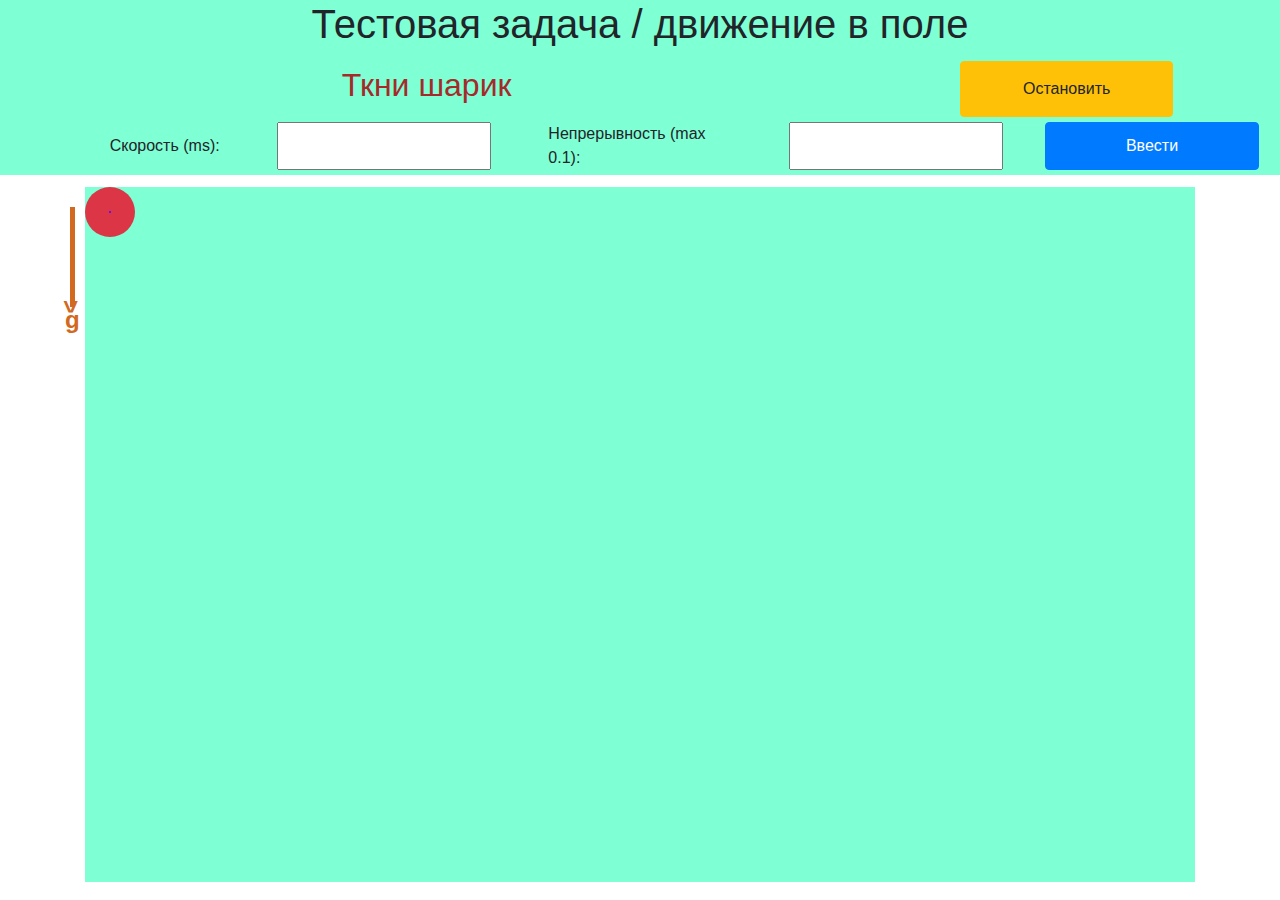
<file: site4/index-site4.html>
<!DOCTYPE html>
<html lang="ru">

<head>
  <meta charset="utf-8">
  <title>учебный - сайт 3</title>

  <link rel="stylesheet" href="style3.css">

  <script src="https://code.jquery.com/jquery-3.4.1.min.js"
    integrity="sha256-CSXorXvZcTkaix6Yvo6HppcZGetbYMGWSFlBw8HfCJo=" crossorigin="anonymous"></script>

  <link rel="stylesheet" href="https://stackpath.bootstrapcdn.com/bootstrap/4.3.1/css/bootstrap.min.css"
    integrity="sha384-ggOyR0iXCbMQv3Xipma34MD+dH/1fQ784/j6cY/iJTQUOhcWr7x9JvoRxT2MZw1T" crossorigin="anonymous">

  <script src="script3math.js"></script>
  <script src="script3.js" defer></script>
</head>

<body>
  <header>
    <div class="container-fluid">
      <div class="row d-flex justify-content-center header-block">
        <div class="col-lg-12">
          <h1>Тестовая задача / движение в поле</h1>
        </div>
      </div>
      <div class="row d-flex justify-content-around header-block">
        <h2 class="col col-lg-6 subheader">Ткни шарик</h2>
        <button class="col col-lg-2 col-xs-2 btn btn-warning stop-button">Остановить</button>
      </div>
      <form class="row d-flex justify-content-around header-block" name="data">
        <div class="col col-lg-2 col-xs-2 input-label">Скорость (ms): </div>
        <input class="col col-lg-2 col-xs-2 duration" type="text" name="duration" value="">
        <div class="col col-lg-2 col-xs-2 input-label">Непрерывность (max 0.1): </div>
        <input class="col col-lg-2 col-xs-2 smooth" type="text" name="smooth" value="">
        <button class="col col-lg-2 col-xs-2 btn btn-primary data-button" type="submit">Ввести</button>
      </form>
    </header>

  <main>

    <div class="container football">
      <div class="fieldq field-square">
        <div class="ballq ball-box ball-position">
          <div class="center-ball-position"></div>
        </div>
        <canvas id="canvas" class="barrier-field" width="700" height="410"></canvas>
        <div class="ping-message"><span>Ping!</span></div>
        <div class="arrow arrow-down"></div>
      </div>
    </div>

  </main>

  <footer>
  </footer>
</body>

</html>
</file>
<file: style-73.css>
/*https://google-webfonts-helper.herokuapp.com/fonts*/

/* roboto-300 - cyrillic-ext_latin_cyrillic */
@font-face {
  font-family: 'Roboto';
  font-style: normal;
  font-weight: 300;
  src: url('fonts/roboto-v19-cyrillic-ext_latin_cyrillic-300.eot');
  /* IE9 Compat Modes */
  src: local('Roboto Light'), local('Roboto-Light'), url('fonts/roboto-v19-cyrillic-ext_latin_cyrillic-300.eot?#iefix') format('embedded-opentype'),
    /* IE6-IE8 */
    url('fonts/roboto-v19-cyrillic-ext_latin_cyrillic-300.woff2') format('woff2'),
    /* Super Modern Browsers */
    url('fonts/roboto-v19-cyrillic-ext_latin_cyrillic-300.woff') format('woff'),
    /* Modern Browsers */
    url('fonts/roboto-v19-cyrillic-ext_latin_cyrillic-300.ttf') format('truetype'),
    /* Safari, Android, iOS */
    url('fonts/roboto-v19-cyrillic-ext_latin_cyrillic-300.svg#Roboto') format('svg');
  /* Legacy iOS */
}

/* roboto-regular - cyrillic-ext_latin_cyrillic */
@font-face {
  font-family: 'Roboto';
  font-style: normal;
  font-weight: 400;
  src: url('fonts/roboto-v19-cyrillic-ext_latin_cyrillic-regular.eot');
  /* IE9 Compat Modes */
  src: local('Roboto'), local('Roboto-Regular'), url('fonts/roboto-v19-cyrillic-ext_latin_cyrillic-regular.eot?#iefix') format('embedded-opentype'),
    /* IE6-IE8 */
    url('fonts/roboto-v19-cyrillic-ext_latin_cyrillic-regular.woff2') format('woff2'),
    /* Super Modern Browsers */
    url('fonts/roboto-v19-cyrillic-ext_latin_cyrillic-regular.woff') format('woff'),
    /* Modern Browsers */
    url('fonts/roboto-v19-cyrillic-ext_latin_cyrillic-regular.ttf') format('truetype'),
    /* Safari, Android, iOS */
    url('fonts/roboto-v19-cyrillic-ext_latin_cyrillic-regular.svg#Roboto') format('svg');
  /* Legacy iOS */
}


/* roboto-italic - cyrillic-ext_latin_cyrillic */
@font-face {
  font-family: 'Roboto';
  font-style: italic;
  font-weight: 400;
  src: url('fonts/roboto-v19-cyrillic-ext_latin_cyrillic-italic.eot');
  /* IE9 Compat Modes */
  src: local('Roboto Italic'), local('Roboto-Italic'), url('fonts/roboto-v19-cyrillic-ext_latin_cyrillic-italic.eot?#iefix') format('embedded-opentype'),
    /* IE6-IE8 */
    url('fonts/roboto-v19-cyrillic-ext_latin_cyrillic-italic.woff2') format('woff2'),
    /* Super Modern Browsers */
    url('fonts/roboto-v19-cyrillic-ext_latin_cyrillic-italic.woff') format('woff'),
    /* Modern Browsers */
    url('fonts/roboto-v19-cyrillic-ext_latin_cyrillic-italic.ttf') format('truetype'),
    /* Safari, Android, iOS */
    url('fonts/roboto-v19-cyrillic-ext_latin_cyrillic-italic.svg#Roboto') format('svg');
  /* Legacy iOS */
}


/* roboto-500italic - cyrillic-ext_latin_cyrillic */
@font-face {
  font-family: 'Roboto';
  font-style: italic;
  font-weight: 500;
  src: url('fonts/roboto-v19-cyrillic-ext_latin_cyrillic-500italic.eot');
  /* IE9 Compat Modes */
  src: local('Roboto Medium Italic'), local('Roboto-MediumItalic'), url('fonts/roboto-v19-cyrillic-ext_latin_cyrillic-500italic.eot?#iefix') format('embedded-opentype'),
    /* IE6-IE8 */
    url('fonts/roboto-v19-cyrillic-ext_latin_cyrillic-500italic.woff2') format('woff2'),
    /* Super Modern Browsers */
    url('fonts/roboto-v19-cyrillic-ext_latin_cyrillic-500italic.woff') format('woff'),
    /* Modern Browsers */
    url('fonts/roboto-v19-cyrillic-ext_latin_cyrillic-500italic.ttf') format('truetype'),
    /* Safari, Android, iOS */
    url('fonts/roboto-v19-cyrillic-ext_latin_cyrillic-500italic.svg#Roboto') format('svg');
  /* Legacy iOS */
}


/* roboto-500 - cyrillic-ext_latin_cyrillic */
@font-face {
  font-family: 'Roboto';
  font-style: normal;
  font-weight: 500;
  src: url('fonts/roboto-v19-cyrillic-ext_latin_cyrillic-500.eot');
  /* IE9 Compat Modes */
  src: local('Roboto Medium'), local('Roboto-Medium'), url('fonts/roboto-v19-cyrillic-ext_latin_cyrillic-500.eot?#iefix') format('embedded-opentype'),
    /* IE6-IE8 */
    url('fonts/roboto-v19-cyrillic-ext_latin_cyrillic-500.woff2') format('woff2'),
    /* Super Modern Browsers */
    url('fonts/roboto-v19-cyrillic-ext_latin_cyrillic-500.woff') format('woff'),
    /* Modern Browsers */
    url('fonts/roboto-v19-cyrillic-ext_latin_cyrillic-500.ttf') format('truetype'),
    /* Safari, Android, iOS */
    url('fonts/roboto-v19-cyrillic-ext_latin_cyrillic-500.svg#Roboto') format('svg');
  /* Legacy iOS */
}


/* roboto-700 - cyrillic-ext_latin_cyrillic */
@font-face {
  font-family: 'Roboto';
  font-style: normal;
  font-weight: 700;
  src: url('fonts/roboto-v19-cyrillic-ext_latin_cyrillic-700.eot');
  /* IE9 Compat Modes */
  src: local('Roboto Bold'), local('Roboto-Bold'), url('fonts/roboto-v19-cyrillic-ext_latin_cyrillic-700.eot?#iefix') format('embedded-opentype'),
    /* IE6-IE8 */
    url('fonts/roboto-v19-cyrillic-ext_latin_cyrillic-700.woff2') format('woff2'),
    /* Super Modern Browsers */
    url('fonts/roboto-v19-cyrillic-ext_latin_cyrillic-700.woff') format('woff'),
    /* Modern Browsers */
    url('fonts/roboto-v19-cyrillic-ext_latin_cyrillic-700.ttf') format('truetype'),
    /* Safari, Android, iOS */
    url('fonts/roboto-v19-cyrillic-ext_latin_cyrillic-700.svg#Roboto') format('svg');
  /* Legacy iOS */
}


/* roboto-900 - cyrillic-ext_latin_cyrillic */
@font-face {
  font-family: 'Roboto';
  font-style: normal;
  font-weight: 900;
  src: url('fonts/roboto-v19-cyrillic-ext_latin_cyrillic-900.eot');
  /* IE9 Compat Modes */
  src: local('Roboto Black'), local('Roboto-Black'), url('fonts/roboto-v19-cyrillic-ext_latin_cyrillic-900.eot?#iefix') format('embedded-opentype'),
    /* IE6-IE8 */
    url('fonts/roboto-v19-cyrillic-ext_latin_cyrillic-900.woff2') format('woff2'),
    /* Super Modern Browsers */
    url('fonts/roboto-v19-cyrillic-ext_latin_cyrillic-900.woff') format('woff'),
    /* Modern Browsers */
    url('fonts/roboto-v19-cyrillic-ext_latin_cyrillic-900.ttf') format('truetype'),
    /* Safari, Android, iOS */
    url('fonts/roboto-v19-cyrillic-ext_latin_cyrillic-900.svg#Roboto') format('svg');
  /* Legacy iOS */
}


/* roboto-700italic - cyrillic-ext_latin_cyrillic */
@font-face {
  font-family: 'Roboto';
  font-style: italic;
  font-weight: 700;
  src: url('fonts/roboto-v19-cyrillic-ext_latin_cyrillic-700italic.eot');
  /* IE9 Compat Modes */
  src: local('Roboto Bold Italic'), local('Roboto-BoldItalic'), url('fonts/roboto-v19-cyrillic-ext_latin_cyrillic-700italic.eot?#iefix') format('embedded-opentype'),
    /* IE6-IE8 */
    url('fonts/roboto-v19-cyrillic-ext_latin_cyrillic-700italic.woff2') format('woff2'),
    /* Super Modern Browsers */
    url('fonts/roboto-v19-cyrillic-ext_latin_cyrillic-700italic.woff') format('woff'),
    /* Modern Browsers */
    url('fonts/roboto-v19-cyrillic-ext_latin_cyrillic-700italic.ttf') format('truetype'),
    /* Safari, Android, iOS */
    url('fonts/roboto-v19-cyrillic-ext_latin_cyrillic-700italic.svg#Roboto') format('svg');
  /* Legacy iOS */
}

/*--------------------------------------------------------------------------*/
/* https://fontawesome.ru/ */
/*--------------------------------------------------------------------------*/

html,
body {
  margin: 0;
  padding: 0;
  /*max-width: 1920px;*/
  font-family: Roboto, "Myriad Pro", Arial;
  font-size: 16px;
  /*overflow: hidden;*/
}

.fixed-container {
  width: 1170px;
  margin: 0 auto;
  /*overflow: hidden;*/
}

.examples-container {
  width: 1230px;
  margin: 0 auto;
  overflow: hidden;
  /*outline: 1px solid darkblue;*/
}

.clearfix::after {
  content: "";
  display: table;
  clear: both;
}


/* верхняя полоса */
.header-line {
  /*outline: 1px solid darkblue;*/
}

.popup-box {
  position: absolute;
  /*top: 70px;
    left: 212px;*/
  top: 80px;
  left: 42px;
  padding: 10px 20px;
  list-style: none;
  border: 1px solid rgb(0, 0, 0);
}

.popup-box li a {
  display: block;
  padding: 8px 0;
  text-decoration: none;
  cursor: pointer;
  color: rgb(31, 31, 36);
}

.header-line__block {
  display: flex;
  flex-wrap: nowrap;
  justify-content: space-between;
  align-items: center;
  width: 1170px;
  margin: 0 auto;
  /*outline: 1px solid salmon;*/
}

.header-line__nav-list {
  margin: 0;
  padding: 0;
  cursor: pointer;
}

.header-line__nav ul li {
  display: inline-block;
  vertical-align: middle;
  margin: 0;
  padding: 18px 2px 16px 0;
}

.header-line__nav ul li:not(:last-of-type) {
  padding-right: 25px;
}

.header-line__nav li a {
  padding: 0;
  margin: 0;
  color: rgb(31, 31, 36);
  list-style: none;
  text-decoration: none;
}

.header-line__nav-list a:hover {
  color: rgb(252, 85, 124);
  text-decoration: underline;
}

.header-line__phone-box {
  display: inline-block;
  vertical-align: middle;
  padding: 0;
  margin-right: 25px;
  font-size: 25px;
  font-weight: bold;
  color: rgb(31, 31, 36);
}

.telbook-call {
  height: 45px;
  width: 208px;
  cursor: pointer;
  outline: none;
  border: 1px solid rgb(248, 35, 112);
  background-color: transparent;
  text-align: center;
  font-size: 16px;
  letter-spacing: 1.01px;
  color: rgb(245, 63, 79);
}

.press-button {
  display: block;
  height: 60px;
  width: 270px;
  padding: 0;
  cursor: pointer;
  outline: none;
  border: none;
  background-color: rgb(255, 78, 46);
  text-align: center;
  color: rgb(255, 255, 255);
  font-size: 18px;
}

.header-line__phone_button {
  display: inline-block;
  padding: 0;
}

.header-line__phonetext {
  border: 1px solid rgb(255, 78, 46);
  border-radius: 50%;
  width: 21px;
  height: 21px;
  padding: 3px;
}

.header-line__phonetext a {
  text-decoration: none;
  list-style: none;
  margin-left: 4px;
}


/* центральный раздел */
.central-container {
  margin: 0 auto;
  padding: 0;
}

.central-container__personal {
  display: flex;
  flex-wrap: nowrap;
  justify-content: space-between;
  margin: 0 auto;
  padding: 0;
  width: 1920px;
  /*height: 688px;*/
  overflow: hidden;
  position: relative;
  /*outline: 1px solid sienna;*/
}

.central-container__personal .central-container__personal-leftcol {
  order: 1;
  margin: 0 auto;
  padding: 0;
  width: auto;
  /*outline: 2px dashed darkgoldenrod;*/
}

h1 {
  margin: 0;
  padding: 0;
  padding-top: 211px;
  font-size: 76px;
  font-weight: 900;
  letter-spacing: 2.2px;
  overflow: visible;
  white-space: nowrap;
  color: rgb(31, 31, 36);
}

.central-container__personal-showtext {
  margin: 0;
  margin-top: 17px;
  padding: 0;
  font-size: 25px;
  color: rgb(137, 147, 173);
}

.central-container__personal-button {
  margin: 0;
  margin-top: 45px;
  padding: 0;
}
/*
.central-container__personal .central-container__personal-rightcol {
  order: 1;
  margin: 0;
  padding: 0;
  width: 807px;
}
*/
/*
.central-container__personal-authorpic {
  background:
    url("img/man-shadow.png") no-repeat -17px -24px / 685px,
    url("img/crumpled-ellipse.png") no-repeat 4px 61px / 802px;
}
*/
/*
.central-container__personal-authorpic-position {
    position: relative;
    width: 823px;
    height: 725px;
    outline: 1px dashed darkred;
}
*/
/*
.central-container__personal-authorpic div {
  margin: 0;
  padding: 53px 10px 0 85px;
}

.central-container__personal-authorpic div img {
  background-size: auto;
}
*/
.fixed-container__deal {
  margin: 0;
  padding: 0;
  /*outline: 1px solid darkmagenta;*/
}

h2 {
  margin: 0;
  padding: 0;
  font-weight: bold;
}

.fixed-container__deal h2,
.examples-container__examples h2 {
  font-size: 54px;
  color: rgb(38, 38, 38);
  text-align: center;
}

.fixed-container__deal-anno {
  padding-top: 91px;
}

.fixed-container__dealbox {
  display: flex;
  flex-wrap: wrap;
  justify-content: space-between;
  justify-content: space-between;
  list-style-type: none;
}

.fixed-container__dealbox-position {
  margin: 0;
  padding: 0;
}

.fixed-container__dealbox li {
  display: block;
  margin-top: 89px;
  padding: 0;
  font-size: 20px;
  height: 150px;
  color: rgb(137, 147, 173);
  text-align: center;
  text-decoration: none;
  background-repeat: no-repeat;
  background-position: top;
  /*outline: 1px solid sandybrown;*/
}

.fixed-container__dealbox li:nth-of-type(1) {
  width: 257px;
  background-image: url("img/do-pic-1.png");
}

.fixed-container__dealbox li:nth-of-type(2) {
  width: 269px;
  background-image: url("img/do-pic-2.png");
}

.fixed-container__dealbox li:nth-of-type(3) {
  width: 202px;
  background-image: url("img/do-pic-3.png");
}

.fixed-container__dealbox li:nth-of-type(4) {
  width: 247px;
  background-image: url("img/do-pic-4.png");
}

.fixed-container__dealbox li p {
  margin: 0;
  padding: 0;
  padding-top: 90px;
  line-height: 150%;
}

.fixed-container__deal-pricebutton {
  margin: 0 auto;
  margin-top: 92px;
  padding: 0;
}

.examples-container__examples {
  margin: 0;
  padding: 0;
  /*outline: 1px solid lawngreen;*/
}

.examples-container__examples h2 {
  padding-top: 192px;
}

.examples-block {
  position: relative;
}

/* slider styles */
.swiper-container {
  margin: 0;
  margin-top: 100px;
  padding: 0 27px 0 23px;
  height: 380px;
  /*outline: 1px solid darkorange;*/
}

.swiper-slide {
  margin: 0;
  padding: 0;
  text-align: center;
  font-size: 18px;
  background: #fff;
  /* разметка по вертикали */
  display: -webkit-box;
  display: -ms-flexbox;
  display: -webkit-flex;
  display: flex;
  -webkit-box-pack: center;
  -ms-flex-pack: center;
  -webkit-justify-content: center;
  justify-content: center;
  -webkit-box-align: start;
  -ms-flex-align: flex-start;
  -webkit-align-items: flex-start;
  align-items: flex-start;
}

.swiper-slide a {
  display: block;
  margin: 0;
  padding: 0;
  text-decoration: none;
  list-style: none;
}

.swiper-slide a img {
  margin: 0;
  padding: 0;
  width: 365px;
  height: 290px;
  object-fit: none;
}

.site-pic1 {
  object-position: 50% 40%;
}

.site-pic2 {
  object-position: center;
}

.site-pic3 {
  object-position: 28% 50%;
}

.site-pic4 {
  object-position: center;
}

.site-pic5 {
  object-position: center;
}

.site-pic6 {
  object-position: 55% 65%;
}

.site-title {
  margin: 0;
  padding: 0;
  padding-top: 28px;
  font-size: 20px;
  color: rgb(137, 147, 173);
  text-align: center;
}

.swiper-button-next {
  right: 15px;
  top: 155px;
  height: 30px;
  width: 30px;
  border: 1px solid rgb(255, 255, 255);
  border-radius: 50%;
  background-color: rgb(255, 255, 255);
  box-shadow: 0 0 0 10px rgb(255, 255, 255), 0 0 5px 17px rgb(243, 243, 243);
  background-image: none;
}

.swiper-button-prev {
  left: 10px;
  top: 155px;
  height: 30px;
  width: 30px;
  border: 1px solid rgb(255, 255, 255);
  border-radius: 50%;
  background-color: rgb(255, 255, 255);
  box-shadow: 0 0 0 10px rgb(255, 255, 255), 0 0 5px 17px rgb(243, 243, 243);
  background-image: none;
}

.swiper-pagination-bullet {
  width: 15px;
  height: 15px;
  background: rgb(255, 78, 46);
}

.hide-element {
  display: none;
}

.project-button-position {
  display: block;
  margin: 0 auto;
  margin-top: 63px;
  padding: 0;
}

.price-container {
  margin: 0;
  margin-top: 102px;
  padding: 0 110px 85px 110px;
  background-image: linear-gradient(to bottom left, rgb(255, 47, 150), rgb(255, 143, 90));
  position: relative;
}

.price-container__article {
  margin: 0 auto;
  padding: 0;
  padding-top: 77px;
  width: 944px;
}

.price-container__article h2 {
  padding: 0;
  line-height: 130%;
  font-size: 45px;
  color: rgb(255, 255, 255);
}

.price-container__article p {
  margin: 0;
  margin-top: 35px;
  padding: 0;
  font-size: 18px;
  color: rgb(255, 255, 255);
  text-align: left;
  line-height: 150%;
}

.small-1 {
  width: 35px;
  height: 42px;
  background-size: 35px 42px;
  position: absolute;
  background-color: aqua;
}

.small-2 {
  width: 53px;
  height: 36px;
  background-size: 53px 36px;
  position: absolute;
  background-color: aqua;
}

.small-3 {
  width: 45px;
  height: 40px;
  background-size: 45px 40px;
  position: absolute;
  background-color: aqua;
}

.small-4 {
  width: 68px;
  height: 26px;
  background-size: 68px 26px;
  position: absolute;
  background-color: aqua;
}

.small-5 {
  width: 68px;
  height: 26px;
  background-size: 68px 26px;
  position: absolute;
  background-color: aqua;
}

.central-container__redtag {
  position: absolute;
  font-size: 32px;
  font-weight: 900;
  background: linear-gradient(45deg, #fa0a8e, #f4503b);
  -webkit-background-clip: text;
  -webkit-text-fill-color: transparent;
  /*background-color: cadetblue;*/
}

.central-container__whitetag {
  position: absolute;
  font-size: 30px;
  font-weight: 900;
  color: white;
  /*background-color: cadetblue;*/
}

.red-sign1 {
  background-image: url('img/sign-1r.png');
}

.red-sign2 {
  background-image: url('img/sign-2r.png');
}

.red-sign3 {
  background-image: url('img/sign-3r.png');
}

.red-sign4 {
  background-image: url('img/sign-4r.png');
}

.red-sign5 {
  background-image: url('img/sign-4r.png');
}

.white-sign1 {
  background-image: url('img/sign-1w.png');
}

.white-sign2 {
  background-image: url('img/sign-2w.png');
}

.white-sign3 {
  background-image: url('img/sign-3w.png');
}

.white-sign4 {
  background-image: url('img/sign-4w.png');
}

.white-sign5 {
  background-image: url('img/sign-3w.png');
}

/* подвал */
.footer-container {
  width: 1170px;
  margin: 0 auto;
}

.footer-container__stripe {
  margin: 0 auto;
  margin-top: 77px;
  padding: 0;
  height: 110px;
  display: flex;
  justify-content: space-between;
  /*outline: 1px solid rebeccapurple;*/
}

.footer-container__leftblock {
  margin: 0;
  padding: 0;
}

.footer-container__leftblock ul li {
  display: block;
}

.footer-container__leftblock li a {
  display: block;
  padding: 5px 20px 5px 0px;
  list-style: none;
  text-decoration: none;
  font-size: 18px;
  color: rgb(137, 147, 173);
}

.footer-container__centralblock {
  margin: 0;
  padding: 0;
  padding-left: 50px;
  display: flex;
  flex-direction: column;
  justify-content: space-around;
}

.footer-container__centralblock a {
  display: block;
  margin: 0px 0 16px 8px;
  padding: 0;
  font-weight: bold;
  list-style: none;
  text-decoration: none;
  color: rgb(0, 0, 0);
}

.footer-container__centralblock a p {
  display: inline-block;
  margin: 0;
  font-family: Roboto, "Myriad Pro", Arial;
}

.footer-container__phonetext,
.footer-container__mailtext {
  font-size: 25px;
}

.fa-phone::before {
  padding-right: 8px;
  color: rgb(250, 23, 151);
  font-weight: 900;
}

.fa-envelope::before {
  padding-right: 8px;
  color: rgb(250, 8, 145);
  font-weight: 900;
}

.footer-container__rightblock {
  margin: 0;
  padding: 0;
  padding-right: 25px;
  display: flex;
  flex-direction: column;
  justify-content: space-between;
}

.footer-container__phonebutton {
  width: 245px;
}

.contact-box {
  margin: 0;
  padding: 0;
  display: flex;
  flex-wrap: nowrap;
  justify-content: flex-start;
}

.contact-box a {
  display: block;
  margin: 7px 29px 4px 0;
  list-style: none;
  text-decoration: none;
  cursor: pointer;
  background-image: url("img/sprite.png");
}

.contact-box a:nth-of-type(1) {
  /* VK */
  background-position: 0px 0px;
  width: 35px;
  height: 21px;
}

.contact-box a:nth-of-type(2) {
  /* FB */
  background-position: -60px 0px;
  width: 16px;
  height: 28px;
}

.contact-box a:nth-of-type(3) {
  /* TW */
  background-position: 0px -21px;
  width: 29px;
  height: 25px;
}

.contact-box a:nth-of-type(4) {
  /* IN */
  background-position: -35px 0px;
  width: 25px;
  height: 25px;
}

.copyright-bar {
  margin: 0 auto;
  margin-top: 72px;
  padding: 0;
  background-color: rgb(49, 41, 60);
  text-align: center;
  font-size: 16px;
}

.copyright-bar p {
  margin: 0;
  padding: 32px 0 36px 0;
  color: rgb(255, 255, 255);
  letter-spacing: 1.4px;
  text-align: center;
}


/* адаптивный раздел */
@media (max-width: 1920px) {
  .central-container__personal {
    width: auto;
  }
}

@media (max-width: 1250px) {
  .header-line {
    position: relative;
  }

  .header-line__block {
    justify-content: space-between;
    /*padding-left: 40px;*/
    padding-right: 20px;
    width: auto;
  }

  .header-line__nav {
    padding: 27px 0 48px 35px;
    width: 45px;
    height: 32px;
    border: none;
    outline: none;
    cursor: pointer;
    background-color: transparent;
    background-image: url("img/burger-colored.png");
    background-repeat: no-repeat;
    background-position: center;
    /*border: 1px solid salmon;*/
  }

  .header-line__nav ul {
    display: none;
  }

  .central-container__personal {
    flex-wrap: wrap;
    align-items: center;
    align-items: flex-start;
    /*height: 663px;*/
  }

  .fixed-container {
    padding-left: 40px;
    padding-right: 40px;
    width: auto;
  }

  .examples-container {
    margin-left: 37px;
    margin-right: 37px;
    width: auto;
  }

  h1 {
    margin-top: 23px;
    padding-top: 0;
    letter-spacing: 0.1px;
    text-align: center;
  }

  .central-container__personal-showtext {
    overflow: visible;
    margin-top: 23px;
    white-space: nowrap;
    text-align: center;
    font-size: 22px;
    letter-spacing: 1.6px;
  }

  .fixed-container__deal-anno {
    padding-top: 86px;
  }

  .central-container__personal-button {
    width: 320px;
    height: 67px;
  }

  .fixed-container__dealbox a:nth-of-type(1) {
    /*padding: 0 96px;*/
    padding: 0 76px;
    width: 247px;
  }

  .fixed-container__dealbox a:nth-of-type(2) {
    /*padding: 0 90px;*/
    padding: 0 70px;
    width: 259px;
  }

  .fixed-container__dealbox a:nth-of-type(3) {
    padding: 0 104px;
  }

  .fixed-container__dealbox a:nth-of-type(4) {
    /*padding: 0 88px;*/
    padding: 0 68px;
    width: 237px;
  }

  .fixed-container__deal-pricebutton {
    margin-top: 85px;
    height: 67px;
    width: 320px;
  }

  .price-container__article {
    width: auto;
  }

  .price-container__article h2 {
    white-space: normal;
  }

  .unit-box {
    width: 445px;
    height: auto;
    overflow: hidden;
  }

  .swiper-container {
    height: auto;
  }

  .site-title {
    padding: 8px 0 130px 0;
    font-size: 22px;
    letter-spacing: 1.8px;
  }

  .project-button-position {
    margin-top: 88px;
    width: 320px;
    height: 68px;
  }

  .price-container {
    padding: 0 35px;
  }

  .price-container__article p {
    white-space: normal;
    padding-bottom: 80px;
  }

  .footer-container {
    padding-left: 25px;
    padding-right: 25px;
    width: auto;
  }

  .footer-container__stripe {
    margin-top: 100px;
  }

  .footer-container__centralblock {
    padding-left: 30px;
  }
}


@media (max-width: 1250px) and (min-width: 1020px) {
  .central-container__personal .central-container__personal-leftcol {
    margin-top: 184px;
    width: 370px;
  }
/*
  .central-container__personal .central-container__personal-rightcol {
    width: 613px;
  }
*/
}


@media (max-width: 1250px) and (min-width: 981px) {
/*
  .central-container__personal-authorpic {
    background:
      url(img/crumpled-ellipse.png) no-repeat 44px 161px / 672px;
  }

  .central-container__personal-authorpic div {
    margin: 0 auto;
    padding-left: 140px;
    padding-top: 26px;
  }
*/
  h1 {
    font-size: 54px;
  }

  .fixed-container__deal {
    margin-left: 35px;
    margin-right: 85px;
  }

  .fixed-container__dealbox {
    justify-content: space-around;
    align-items: center;
    /*flex-wrap: wrap;*/
  }

  .swiper-container {
    padding: 0 56px;
    padding: 0 6px;
    margin-top: 98px;
    /*margin-top: 55px;*/
    /*outline: 1px solid darkorange;*/
  }

  .swiper-slide a img {
    width: auto;
    height: 370px;
    object-fit: fill;
  }

  .site-pic1 {
    object-position: -99px -7px;
  }

  .site-pic2 {
    object-position: -15px -5px;
  }

  .site-pic3 {
    object-position: -35px -5px;
  }

  .site-pic4 {
    object-position: -95px -5px;
  }

  .site-pic5 {
    object-position: -85px -5px;
  }
}

@media (max-width: 1020px) {
/*
  .central-container__personal {
    height: 1010px;
  }
*/
  .central-container__personal .central-container__personal-leftcol {
    margin-top: 12px;
  }
/*
  .central-container__personal .central-container__personal-rightcol {
    order: 0;
    width: 807px;
  }
*/
  .central-container__personal-button {
    margin: 45px auto 0 auto;
  }

  .price-container {
    padding: 0 40px 87px 40px;
  }
}

@media (max-width: 980px) {
/*
  .central-container__personal-authorpic {
    background:
      url(img/crumpled-ellipse.png) no-repeat 4px 61px / 822px;
  }

  .central-container__personal-authorpic div img {
    display: block;
    margin: 0 auto;
    width: 460px;
  }
*/
  h1 {
    font-size: 54px;
  }

  .fixed-container__dealbox {
    flex-direction: column;
    justify-content: space-between;
    align-items: center;
    /*flex-wrap: wrap;*/
  }

  .price-container__article h2 {
    font-size: 38px;
  }

  .price-container__article p {
    font-size: 16px;
  }

  .footer-container__centralblock a {
    color: rgb(168, 176, 195);
  }

  .footer-container__phonetext {
    font-size: 20px;
  }

  .footer-container__mailtext {
    font-size: 18px;
  }
}

@media (max-width: 790px) {
/*
  .central-container__personal-authorpic div img {
    width: 424px;
  }
*/
  .header-line__phone-box {
    /*margin-right: 10px;*/
    font-size: 18px;
  }

  .header-line__phone_button {
    display: none;
  }

  h1 {
    font-size: 30px;
  }

  .central-container__personal-showtext {
    font-size: 16px;
  }

  h2,
  .price-container__article h2 {
    font-size: 28px;
  }

  .price-container,
  .footer-container {
    padding-left: 17px;
    padding-right: 17px;
  }

  .price-container__article p {
    font-size: 15px;
  }

  .footer-container__stripe {
    height: auto;
    width: 320px;
    padding: 0;
    flex-wrap: wrap;
    justify-content: start;
    align-content: center;
  }

  .footer-container__leftblock {
    order: 1;
  }

  .footer-container__centralblock {
    order: 2;
    margin: 47px 0 24px 0;
    padding: 0;
    height: 67px;
  }

  .footer-container__rightblock {
    order: 3;
    height: 134px;
  }

  .telbook-call {
    height: 56px;
    background-color: rgb(248, 35, 112);
    color: rgb(255, 255, 255);
  }

  .central-container__redtag,
  .central-container__whitetag {
    font-size: 18px;
  }
}

@media (max-width: 590px) {
/*
  .central-container__personal {
    height: 650px;
  }
*/
  /*
  .central-container__personal-authorpic {
    background:
      url(img/crumpled-ellipse-320.png) no-repeat 4px 101px/580px 347px;
  }

  .central-container__personal-authorpic div img {
    width: 224px;
  }
*/
  .fixed-container {
    padding: 0;
  }

  .examples-container {
    margin: 0;
  }

  .fixed-container__dealbox a:nth-of-type(1),
  .fixed-container__dealbox a:nth-of-type(2),
  .fixed-container__dealbox a:nth-of-type(3),
  .fixed-container__dealbox a:nth-of-type(4) {
    width: auto;
    margin: 92px auto 0 auto;
    padding: 0;
  }

  .fixed-container__dealbox a p {
    padding: 90px 25px 0 25px;
  }
}


@media (max-width: 470px) {
/*
  .central-container__personal-authorpic {
    background:
      url(img/crumpled-ellipse-320.png) no-repeat -62px 91px / 524px;
  }
*/
  .central-container__personal-showtext {
    white-space: pre-wrap;
  }
}
</file>
<file: site1/style-site1.css>
html,
body {
  margin: 0;
  padding: 0;
  min-width: 1300px;
  min-width: 320px;
  font-family: Arial;
  font-size: 16px;
}

.clearfix::after {
  content: "";
  display: table;
  clear: both;
}

/* верхняя полоса */
.black-bar {
  background-color: rgb(0, 18, 47);
  color: rgb(255, 255, 255);
  padding: 19px 0 18px 0;
}

.black-bar a {
  color: inherit;
}

.fixed-container {
  max-width: 1000px;
  margin: 0 auto;
  padding: 0;
  /*  overflow: hidden;*/
}

.left-block {
  margin: 0;
  padding: 5px 0px 5px 0;
  /*width: 260px;*/
}

.bar-flex,
.head-flex {
  display: flex;
  flex-wrap: nowrap;
  justify-content: space-between;
}

.head-flex {
  padding: 35px 0 5px 0;
}

/* полоса с логотипом */
.header-line {
  margin-top: 0px;
}

.logo {
  background-color: transparent;
}

.burger {
  display: none;
  vertical-align: middle;
  /*position: relative;
  top: -8px;
  right: 65px;*/
  width: 40px;
  height: 40px;
  border: none;
  outline: none;
  cursor: pointer;
  background-color: transparent;
  background-image: url("img/burger-sign.png");
  background-repeat: no-repeat;
  background-position: center;
  /*border: 1px solid salmon;*/
}

.header-logo-small-position::after {
  content: "";
  display: none;
  vertical-align: middle;
  position: relative;
  top: +5px;
  left: 200px;
  /*transform: translateY(-50%);*/
  width: 16px;
  height: 16px;
  background-color: transparent;
  border: none;
  background-image: url("img/search-circle.png");
  background-repeat: no-repeat;
  background-position: center;
  background-size: 95%;
  cursor: pointer;
  /*border: 1px solid salmon;*/
}

.header-logo-big {
  display: inline-block;
  vertical-align: middle;
  margin: 0;
  cursor: pointer;
  text-decoration: none;
  width: 121px;
  height: 40px;
  background-image: url("img/logo-header.png");
  background-repeat: no-repeat;
  background-position: center;
}

.header-logo-small {
  padding-left: 45px;
  cursor: pointer;
  text-decoration: none;
  width: 180px;
  height: 28px;
  background-image: url("img/logo-line.png");
  background-repeat: no-repeat;
  background-position: center;
}

.header-logo-small-position {
  display: none;
  vertical-align: middle;
  margin: 0;
  padding: 0;
}

.city-place {
  display: inline-block;
  vertical-align: middle;
  text-decoration: underline;
  text-decoration-style: dashed;
  color: rgb(68, 140, 203);
  margin: 0;
  margin-left: 57px;
  padding: 4px 8px 4px 0;
}

.city-place::after {
  content: "";
  background-image: url("img/down-arrow.png");
  background-repeat: no-repeat;
  background-position: center;
  display: inline-block;
  vertical-align: middle;
  width: 9px;
  height: 5px;
  margin-left: 8px;
}

.right-block {
  padding-top: 5px;
}

.right-block img {
  display: inline-block;
  vertical-align: middle;
}

.temp-info {
  background-color: transparent;
  color: rgb(145, 145, 159);
  background-image: url("img/cloudy.png");
  background-repeat: no-repeat;
}

.temp-info-position {
  display: inline-block;
  vertical-align: middle;
  margin: 0;
  padding: 4px 0 0 38px;
}

.input-search {
  display: inline-block;
  vertical-align: middle;
  position: relative;
  margin-left: 42px;
  width: 320px;
  height: 45px;
}

.input-search input {
  width: 100%;
  height: 100%;
  background-color: rgb(239, 239, 239);
  border: none;
  border-radius: 25px;
  padding-left: 30px;
  padding-top: 4px;
}

.search-button {
  position: absolute;
  top: 50%;
  transform: translateY(-50%);
  right: 18px;
  width: 16px;
  height: 16px;
  background-color: transparent;
  border: none;
  background-image: url("img/search-circle.png");
  background-repeat: no-repeat;
  background-position: center;
  background-size: 95%;
  cursor: pointer;
}

/* полоса меню */
.menu-container {
  padding: 32px 0 32px 0;
}

.menu-container ul {
  padding: 0;
  margin: 0;
}

.menu-container ul li {
  display: inline-block;
  list-style: none;
  padding: 0;
  padding-right: 15px;
}

.menu-container li:not(:last-of-type)::after {
  content: "/";
  color: rgb(225, 225, 229);
  padding-left: 17px;
}

.menu-container li a {
  text-decoration: none;
  color: rgb(0, 0, 0);
}

/* альтернативная линия */
.nav-sublines {
  display: none;
  padding: 27px 0 35px 0;
}

.additional-input {
  display: none;
  position: relative;
  width: 300px;
  /*top: 100px;*/
  /*left: 10px;*/
  margin: 0 auto;
  padding: 0px 0 0px 20px;
}

.additional-input input {
  position: absolute;
  width: 300px;
  top: -17px;
  /*left: 10px;*/
  padding: 8px 0 8px 20px;
  background-color: rgba(255, 255, 255, 1);
  border: 1px solid rgb(239, 239, 239);
  border-radius: 25px;
  outline: none;
}

.date-box-sublines {
  margin: 0;
  padding: 0;
}

.news-time-sublines {
  padding-left: 18px;
  background-position-y: 45%;
}

.temp-info-sublines {
  padding-left: 42px;
  background-position-y: 90%;
}

/* центральный раздел */
.central-container {
  padding: 20px 0 25px 0;
  background: linear-gradient(to bottom, rgb(239, 239, 239) 0%, rgb(249, 249, 249) 5%, rgb(249, 249, 249) 100%);
}

.main-container {
  display: flex;
  flex-wrap: nowrap;
  justify-content: space-around;
}

h2 {
  font-size: 20px;
  border-bottom: 1px solid rgb(229, 229, 229);
}

.day-news {
  padding: 24px 0 23px 18px;
  margin: 0;
}

/* левая колонка */
.column-left {
  background-color: rgb(255, 255, 255);
  min-width: 250px;
  margin-bottom: 2px;
}

.news-item-block {
  padding: 0;
  margin: 0;
  /*margin-bottom: 35px;*/
  margin-bottom: 20px;
}

.news-item-block article {
  padding: 30px 10px 0 18px;
}

.news-item {
  margin: 0;
  font-size: 14px;
  font-weight: normal;
  line-height: 120%;
}

.news-item-props {
  color: rgb(145, 145, 159);
  font-size: 12px;
}

.news-item-props-position {
  padding: 19px 15px 0 0;
}

.news-item-props-position a {
  display: inline-block;
  vertical-align: middle;
  width: 105px;
  text-decoration: none;
  color: inherit;
}

.news-item-props-position div {
  display: inline-block;
  vertical-align: middle;
}

.news-time-0 {
  background-image: url("img/clock-transp.png");
  background-repeat: no-repeat;
}

.news-time-1 {
  background-image: url("img/clock-white.png");
  background-repeat: no-repeat;
}

.news-time-position {
  margin: 0;
  padding-left: 15px;
}

.news-comments-count {
  background-image: url("img/comments-white.png");
  background-repeat: no-repeat;
}

.news-comments-count-position {
  margin-left: 10px;
  padding-left: 15px;
}

.all-news-box {
  display: block;
  margin: 0 auto;
  /*margin-bottom: 27px;*/
  margin-bottom: 16px;
  width: 176px;
  padding: 13px 0;
  border: 1px solid #448ccb;
  border-radius: 25px;
  text-align: center;
  font-size: 14px;
  color: #448ccb;
  text-decoration: none;
}

.exchange-block {
  margin: 0 auto;
  padding: 0;
  font-size: 14px;
}

.exchange-block-text {
  margin: 0;
  padding: 0;
  text-align: center;
  font-size: inherit;
}

.exchange-block div {
  display: flex;
  flex-wrap: wrap;
  justify-content: space-around;
  margin: 0 auto;
  margin-top: 5px;
  padding: 0;
}

.exchange-usd {
  margin: 0;
  padding: 0;
}

.exchange-usd::before {
  content: "\0024";
  margin-right: 5px;
  font-size: inherit;
}

.exchange-eur {
  margin: 0;
  padding: 0;
  /*  padding-left: 12px;*/
}

.exchange-eur::before {
  content: "\20AC";
  margin-right: 5px;
  font-size: inherit;
}


/* центральная колонка */
.column-center {
  margin: 0 20px 15px 20px;
}

.top-pic {
  margin: 0 auto;
  height: 320px;
  /*min-width: 320px;*/
  color: rgb(255, 255, 255);
  background-image: url("img/banner-up.png");
  background-repeat: no-repeat;
  background-size: 100% 100%;
}

.news-theme {
  margin: 0;
  font-size: 12px;
  color: rgb(255, 255, 255);
}

.news-theme-pos-center {
  padding: 113px 0 0 20px;
}

.news-big {
  margin: 0;
  font-size: 30px;
  font-weight: bold;
  color: rgb(255, 255, 255);
  /*color: black;*/
}

.news-big-pos-center {
  padding: 19px 35px 0 20px;
}

.news-big-time {
  margin: 0;
  padding: 19px 0 0 18px;
  font-size: 12px;
  color: rgb(255, 255, 255);
}

.news-big-time div {
  display: inline-block;
  vertical-align: middle;
  font-size: 12px;
}

.news-big-time div:first-of-type {
  width: 95px;
  margin: 0;
  padding: 0;
}

.news-big-time div:last-of-type {
  margin-left: 14px;
  padding-left: 18px;
}

.news-pic-block {
  display: flex;
  flex-wrap: wrap;
  justify-content: space-between;
  padding: 0;
}

.news-pic {
  margin: 0;
  margin-top: 20px;
  min-width: 220px;
}

.news-pic img {
  min-width: 220px;
  height: 140px;
}

.news-pic>h3 {
  margin: 0;
  margin-top: 8px;
  padding: 0;
  width: 210px;
  line-height: 130%;
  font-size: 14px;
}

.news-pic>h3:first-of-type {
  font-weight: bold;
}

.box-line {
  margin-top: 12px;
}

.box-line a {
  display: inline-block;
  vertical-align: middle;
  width: 90px;
  text-decoration: none;
  color: inherit;
  font-size: inherit;
}

.box-line div {
  display: inline-block;
  vertical-align: middle;
  margin-top: 0;
  margin-bottom: 0;
  font-size: 12px;
  color: inherit;
  font-weight: normal;
}

.news-time-shift {
  padding-left: 18px;
}

.news-comments-count-shift {
  padding-left: 17px;
  margin-left: 18px;
}

/* правая колонка */
.column-right {
  padding: 0;
  margin: 0;
  margin-bottom: 2px;
  width: 250px;
}

.column-right img {
  width: 250px;
  height: 420px;
}

.column-right img:first-of-type {
  margin-bottom: 20px;
  height: 400px;
}

/* нижний блок */
.special-news {
  margin: 15px 0 15px 0;
  padding-bottom: 15px;
  /*  display: flex;
  justify-content: flex-start;*/
}

.special-news-shift {
  margin-top: 0px;
}

.hot-news-pic {
  max-width: 588px;
  height: 390px;
  background-image: url("img/banner-down.png");
  background-repeat: no-repeat;
  background-size: 100% 100%;
  color: rgb(145, 145, 159);
  font-size: 12px;
  float: left;
  position: relative;
  z-index: 2;
}

.news-theme-pos-hot {
  display: block;
  padding: 105px 0 0 20px;
  color: inherit;
  font-size: inherit;
  text-decoration: none;
}

.news-big-pos-hot {
  padding: 22px 150px 0 20px;
}

.news-big-time-line {
  padding: 15px 0 0 18px;
  font-size: inherit;
  text-decoration: none;
}

.news-big-time-line div {
  display: inline-block;
}

.news-big-time-line div:last-of-type {
  margin-left: 15px;
  padding-left: 18px;
}

.news-band {
  margin: 0;
  padding: 22px 30px 0 20px;
  font-size: 14px;
  line-height: 140%;
  text-overflow: clip;
}

.comment-box {
  max-width: 410px;
  padding-bottom: 34px;
  background-color: rgb(255, 255, 255);
  box-shadow: 0 0 15px 15px rgb(242, 242, 242);
  float: right;
  position: relative;
  z-index: 1;
}

.header-hot {
  margin: 0;
  padding: 27px 0 23px 19px;
}

.hot-news {
  margin: 0;
  font-weight: bold;
  font-size: 16px;
}
.hot-news-first {
  padding: 27px 10px 0 19px;
}
.hot-news-second {
  padding: 35px 10px 0 19px;
}
.hot-news-third {
  padding: 28px 10px 0 19px;
}
.hot-line {
  margin-top: 0;
  margin-bottom: 0;
  padding: 16px 0 0 19px;
}

.hot-line a,
.hot-line div {
  display: inline-block;
  vertical-align: middle;
  margin-top: 0;
  margin-bottom: 0;
  color: inherit;
  font-size: inherit;
  text-decoration: none;
}

.hot-line a {
  width: 85px;
}

/* подвал */
footer {
  background-color: rgb(0, 18, 47);
}

.footer-bar {
  margin: 0 auto;
  padding: 50px 0 30px 0;
  display: flex;
  flex-wrap: wrap;
  justify-content: space-between;
}

.topic-box {
  margin: 0;
  padding: 0;
  width: 280px;
}

.topic-box ul {
  display: flex;
  flex-direction: column;
  flex-wrap: wrap;
  justify-content: flex-start;
  padding: 0;
  margin: 0;
  height: 165px;
}

.topic-box ul li {
  display: block;
  width: 100px;
  padding: 7px 30px 7px 0;
  list-style: none;
}

.topic-box li a,
.agency-box li a,
.contact-box a {
  color: white;
  text-decoration: none;
}

.agency-box {
  margin: 6px 0 0 24px;
  padding: 0;
  padding-left: 43px;
}

.agency-box ul {
  padding: 0;
  margin: 0;
}

.agency-box ul li {
  display: block;
  width: 180px;
  padding: 7px 40px 8px 0;
  list-style: none;
}

.footer-logo {
  display: block;
  margin-bottom: 10px;
}

.contact-box {
  margin: 0 1px 0 25px;
  padding: 0 0 10px 5px;
  width: 230px;
}

.social-stripe,
.phone-line,
.mail-line {
  display: block;
  margin: 0;
  padding: 7px 0px 21px 0;
}

.social-stripe li {
  display: inline-block;
  padding: 0;
  /*padding-right: 14px;*/
}

.social-stripe li:not(:last-of-type) {
  padding-right: 17px;
}

.social-stripe li a {
  display: block;
  width: 39px;
  height: 39px;
  border: 1px solid #fff;
  border-radius: 50%;
}

.social-stripe li img {
  background-size: contain;
  padding: 0;
  display: block;
  position: relative;
}

.vk-icon {
  width: 20px;
  height: 12px;
  left: +9px;
  top: +14px;
}

.fb-icon {
  width: 12px;
  height: 20px;
  left: +13px;
  top: +10px;
}

.tw-icon {
  width: 20px;
  height: 18px;
  left: +10px;
  top: +12px;
}

.in-icon {
  width: 20px;
  height: 20px;
  left: +10px;
  top: +10px;
}

.phone-line {
  background-image: url("img/tel-handset.png");
  background-repeat: no-repeat;
  background-size: 15px 15px;
  background-position: 0 30%;
  padding-left: 25px;
  font-size: 18px;
}

.mail-line {
  background-image: url("img/envelope.png");
  background-repeat: no-repeat;
  background-size: 13px 11px;
  background-position: 0 32%;
  padding-left: 25px;
  font-size: 18px;
}

.copyright-box {
  margin: 0;
  padding: 0;
  width: auto;
  border-top: 1px solid rgb(114, 120, 130);
}

.copyright-box p {
  margin: 0 auto;
  padding: 17px 0 16px 0;
  text-align: center;
  font-size: 14px;
  color: rgb(114, 120, 130);
}


/* pop up form */
.popup-menu {
  display: none;
  position: absolute;
  top: 115px;
  /*left: 10px;*/
  margin: 0 auto;
  padding: 0;
  width: 320px;
  background-color: rgba(255, 255, 255, 1);
  /*outline: 1px solid darkmagenta;*/
}

.popup-menu-box {
  margin: 0 auto;
  padding: 0;
  width: 270px;
}

.popup-menu-box ul {
  padding: 0;
  margin: 0;
}

.popup-menu-box ul li {
  display: block;
  list-style: none;
  padding: 10px 0 11px 15px;
}

.popup-menu-box ul li:not(:last-of-type) {
  border-bottom: 1px solid rgb(229, 229, 229);
}

.popup-menu-box li a {
  text-decoration: none;
  cursor: pointer;
  color: rgb(0, 0, 0);
}


@media (max-width: 1024px) {
  .news-pic {
    min-width: 320px;
  }

  .news-pic img {
    height: 198px;
    min-width: 320px;
  }

  .news-pic>h3 {
    padding: 0 20px;
    width: 280px;
  }

  .box-line {
    padding: 0 20px;
  }

  .column-center {
    margin: 0;
    margin-bottom: 20px;
  }

  .special-news-shift {
    margin-top: 0;
    background-color: #ffffff;
  }

  .hot-news-pic {
    margin: 0 auto;
    padding: 0;
    float: none;
  }

  .comment-box {
    margin: 20px auto;
    padding: 0;
    padding-bottom: 20px;
    float: none;
  }

  .agency-box {
    padding-left: 0;
  }
}


@media (max-width: 1024px) and (min-width: 881px) {
.menu-container-shorter {
  max-width: 878px;
  margin: 0 auto;
}
  .left-block {
    padding-left: 20px;
  }

  .right-block {
    padding-right: 20px;
  }

  .main-container {
    justify-content: center;
  }

  .column-left {
    margin-bottom: 0;
    margin-left: 10px;
  }
/*
.column-center {
  margin: 0 0 20px 0;
}
*/

  .column-right {
    margin-right: 10px;
  }

  .news-pic-block {
    justify-content: center;
  }

  .news-big {
    font-size: 20px;
  }

  .top-pic {
    max-width: 320px;
    background-size: 320px 320px;
  }
}


@media (max-width: 1024px) and (min-width: 690px) {
  .left-box {
    padding-left: 20px;
  }

  .datetime {
    padding-right: 20px;
  }

  .central-container {
    padding-bottom: 0;
  }

  .footer-bar {
    justify-content: space-around;
  }

  .special-news {
    margin: 0;
  }
}


@media (max-width: 880px) {
  .left-block {
    margin: 0 auto;
    padding: 5px 0px 5px 0;
    width: 260px;
  }

  .news-pic-block {
    justify-content: space-around;
  }

  .head-flex {
    justify-content: center;
    padding: 0;
  }

  .burger {
    display: inline-block;
  }

  .header-logo-small-position {
    display: inline-block;
  }

  .header-logo-small {
    pointer-events: none; /* обеспечивает реакцию на клик на псевдоэлемент */
  }

  .header-logo-small::after {
    display: inline-block;
    pointer-events: all; /* обеспечивает реакцию на клик на псевдоэлемент */
  }

  .header-logo-big {
    display: none;
  }

  .right-block {
    display: none;
  }

  .menu-container {
    display: none;
  }

  .city-place {
    display: none;
  }

  .nav-sublines {
    margin: 0 auto;
    display: flex;
    flex-wrap: nowrap;
    justify-content: space-around;
  }

  .column-center {
    order: -1;
    /*margin: 0;
    margin-bottom: 20px;*/
  }

  .news-big-pos-center {
    padding-right: 80px;
  }

  .news-pic {
    margin: 20px 5px 0 5px;
  }

  .news-pic>h3 {
    padding: 0 20px;
    width: 280px;
  }

  .topic-box {
    width: 230px;
  }

  .news-big-pos-hot {
    padding-right: 20px;
  }

  .hot-news-pic {
    height: 320px;
  }

  .contact-box {
    padding-left: 0;
  }
}


@media (max-width: 880px) and (min-width: 690px) {
  .nav-sublines {
    max-width: 460px;
  }

  .main-container {
    flex-wrap: wrap;
    justify-content: space-around;
  }

  .column-left {
    margin-bottom: 0;
    width: 320px;
  }

  .news-big {
    max-width: 460px;
    font-size: 20px;
  }

  .top-pic {
    margin: 0 auto;
    max-width: 460px;
  }

  .comment-box {
    box-shadow: none;
  }
}


@media (max-width: 690px) {
  .clearfix::after {
    display: none;
  }

  .fixed-container {
    flex-wrap: wrap;
    max-width: 320px;
  }

  .footer-bar {
    padding-bottom: 10px;
  }

  .bar-flex {
    justify-content: center;
  }

  .left-box {
    font-size: 12px;
  }

  .datetime {
    display: none;
  }

  .right-block {
    padding-right: 20px;
  }

  .nav-sublines {
    max-width: 320px;
  }

  .column-left {
    max-width: 320px;
  }

  .column-center {
    order: -1;
    margin: 0;
    margin-bottom: 20px;
  }

  .column-right {
    display: flex;
    flex-wrap: nowrap;
    justify-content: flex-start;
    margin-top: 10px;
    height: 420px;
    width: 530px;
    overflow-x: scroll;
    /*overflow: visible;*/
    /*outline: 1px solid red;*/
  }

  .column-right img {
    display: block;
    height: 400px;
  }

  .column-right img:first-of-type {
    margin-right: 20px;
  }

  .news-big {
    font-size: 20px;
    max-width: 290px;
  }

  .top-pic {
    margin: 0 auto;
    max-width: 320px;
  }

  .news-pic {
    margin: 20px 0 0 0;
  }

  .special-news {
    margin: 0 auto;
  }

  .hot-news-pic {
    max-width: 320px;
  }

  .comment-box {
    max-width: 320px;
    box-shadow: none;
  }

  .news-theme-pos-hot {
    padding-top: 125px;
  }

  .news-big-pos-hot {
    padding-top: 26px;
  }

  .news-big-time-line {
    padding-top: 25px;
  }

  .news-band {
    display: none;
  }

  .footer-bar {
    justify-content: space-between;
  }

  .topic-box {
    margin: 0 auto;
    padding-bottom: 10px;
    width: 270px;
    border-bottom: 1px solid rgb(114, 120, 130);
  }

  .agency-box {
    margin: 15px auto;
    width: 270px;
  }

  .agency-box ul {
    display: flex;
    /*flex-direction: column;*/
    flex-wrap: wrap;
    justify-content: flex-start;
    height: 85px;
  }

  .agency-box ul li {
    padding-right: 10px;
    width: 120px;
  }

  .contact-box {
    margin: 0 auto;
    width: 270px;
    border-bottom: 1px solid rgb(114, 120, 130);
  }

  .social-stripe li {
    padding-right: 18px;
  }

  .copyright-box {
    border: none;
  }
}
</file>
<file: site2/css/styles-site2.css>
body {
  margin: 0 auto;
  padding: 0;
  font-family: "PT Sans", Arial, Helvetica, sans-serif;
  text-transform: uppercase;
  font-stretch: normal;
  font-size: 14px;
  font-style: normal;
  font-weight: normal;
  letter-spacing: normal;
  color: rgba(0, 0, 0, 1);
  background-color: rgba(238, 238, 238, 1);
  width: 1280px;
}

img {
  max-width: 100%;
}

.main-header {
  margin: 0 auto;
  padding: 0;
  width: 1200px;
}

.inner-header {
  margin: 0 auto;
  padding: 0;
  width: 1200px;
}

.header-nav {
  width: 100%;
  min-height: 56px;
  font-size: 14px;
  font-weight: bold;
  font-style: normal;
  color: rgba(0, 0, 0, 1);
  background-color: rgba(255, 255, 255, 1);
  text-align: center;
}

.visually-hidden:not(:focus):not(:active),
input[type="checkbox"].visually-hidden,
input[type="radio"].visually-hidden {
  position: absolute;
  width: 1px;
  height: 1px;
  margin: -1px;
  padding: 0;
  border: 0;
  white-space: nowrap;
  clip-path: inset(100%);
  clip: rect(0 0 0 0);
  overflow: hidden;
}

.img-logo {
  position: absolute;
  z-index: 3;
  left: 46%;
  max-width: 142px;
  height: 71px;
  background-color: transparent;
}

.img-link {
  padding: 0;
  color: rgba(0, 0, 0, 1);
  text-decoration: none;
}

.site-nav {
  top: 81px;
  margin: 0;
  padding: 0;
  list-style: none;
  height: 56px;
  display: -webkit-flex;
  -webkit-justify-content: space-around;
  -webkit-align-items: center;
  -webkit-flex-wrap: nowrap;
  display: -moz-flex;
  -moz-justify-content: space-around;
  -moz-align-items: center;
  -moz-flex-wrap: nowrap;
  display: -ms-flex;
  -ms-justify-content: space-around;
  -ms-align-items: center;
  -ms-flex-wrap: nowrap;
  display: flex;
  justify-content: space-around;
  align-items: center;
  flex-wrap: nowrap;
}

.site-nav>li {
  display: block;
  width: 142px;
}

.site-nav a {
  display: block;
  padding: 22px 0;
  color: rgba(0, 0, 0, 1);
  text-decoration: none;
}

.site-nav a:hover {
  color: rgba(129, 179, 210, 1);
}

.nav-pos-offset {
  margin-left: 144px;
}

.back-pic {
  margin: 0 auto;
  padding: 0;
  width: auto;
  height: 487px;
  color: rgba(256, 256, 256, 1);
  background-color: rgba(0, 0, 0, 1);
  background-image: url("../img/background-photo.jpg");
  background-repeat: no-repeat;
  background-position: 0 -59px;
}

.intro-center {
  display: block;
  padding: 0;
  margin: 0 auto;
  padding-top: 76px;
}

.dent-field {
  width: auto;
  height: 59px;
  padding: 0;
  margin: 0 auto;
}

.announce-block {
  height: 216px;
  margin: 0 auto;
  padding: 0;
}

.announce-first {
  margin: 0 auto;
  padding: 0;
  padding-top: 61px;
  font-family: "PTSans-Bold", Arial, Helvetica, sans-serif;
  font-size: 21px;
  font-weight: bold;
  line-height: 1.24;
  text-align: center;
  color: rgba(0, 0, 0, 1);
  background-color: rgba(256, 256, 256, 1);
}

.announce-second {
  margin: 0 auto;
  padding: 0;
  padding-top: 38px;
  padding-bottom: 56px;
  text-align: center;
  color: rgba(33, 33, 33, 1);
  background-color: rgba(256, 256, 256, 1);
}

.container {
  margin: 0 auto;
  padding: 0;
  width: 1200px;
}

.advantages {
  margin: 0 auto;
  padding: 0;
  width: auto;
  color: rgba(0, 0, 0, 1);
  background-color: rgba(255, 255, 255, 1);
}

.advantages ul {
  margin: 0;
  padding: 0;
}

.advantages-list {
  display: -webkit-flex;
  -webkit-justify-content: center;
  -webkit-align-items: center;
  -webkit-flex-wrap: nowrap;
  display: -moz-flex;
  -moz-justify-content: center;
  -moz-align-items: center;
  -moz-flex-wrap: nowrap;
  display: -ms-flex;
  -ms-justify-content: center;
  -ms-align-items: center;
  -ms-flex-wrap: nowrap;
  display: flex;
  justify-content: center;
  align-items: center;
  flex-wrap: nowrap;
  margin: 0;
  padding: 0;
  width: auto;
  text-decoration: none;
  list-style: none;
}

.advantages-box {
  margin: 0;
  padding: 0;
  height: 256px;
  width: 400px;
  background-color: rgba(129, 179, 210, 1);
  color: rgba(255, 255, 255, 1);
  text-align: center;
}

.adv-box-1 {
  margin: 0;
  padding: 46px 60px 0 60px;
  font-size: 21px;
  font-weight: bold;
  line-height: 21px;
}

.adv-box-2,
.adv-box-3 {
  margin: 0;
  padding: 32px 60px 0 60px;
}

.advantages-box img {
  display: block;
}

.advantages-details {
  display: -webkit-flex;
  -webkit-justify-content: center;
  -webkit-align-items: center;
  -webkit-align-content: flex-start;
  -webkit-flex-wrap: wrap;
  display: -moz-flex;
  -moz-justify-content: center;
  -moz-align-items: center;
  -moz-align-content: flex-start;
  -moz-flex-wrap: wrap;
  display: -ms-flex;
  -ms-justify-content: center;
  -ms-align-items: center;
  -ms-align-content: flex-start;
  -ms-flex-wrap: wrap;
  display: flex;
  justify-content: center;
  align-items: center;
  align-content: flex-start;
  flex-wrap: wrap;
  margin: 0;
  padding: 0;
  width: 33%;
  height: 256px;
  text-align: center;
}

.icon-block {
  height: 330px;
}

.adv-icon {
  display: block;
  margin: 60px 162px 0 162px;
  padding: 0;
}

.adv-head {
  margin: 29px 160px 0 160px;
  padding: 0;
}

.adv-head-text {
  font-size: 21px;
  font-weight: bold;
  line-height: 21px;
}

.adv-comment {
  margin: 35px 68px 0 68px;
  padding: 0;
}

.adv-comment-text {
  font-size: 14px;
  font-weight: normal;
  line-height: 21px;
  color: rgba(33, 33, 33, 1);
}

.addition-adv {
  height: 256px;
  background-color: rgba(238, 238, 238, 1);
}

.environ-head {
  margin: 50px 120px 0 120px;
  padding: 0;
}

.environ-text {
  margin: 25px 92px 0 92px;
  padding: 0;
}

.objects-for-interest {
  margin: 0 auto;
  padding: 0;
  width: 1200px;
  height: 270px;
  color: rgba(33, 33, 33, 1);
  background-color: rgba(256, 256, 256, 1);
}

.choice-interest {
  margin: 0 auto;
  padding: 0;
  width: auto;
  height: 270px;
  color: rgba(256, 256, 256, 1);
  background-color: rgba(0, 0, 0, 1);
  background-image: url("../img/filter-background.jpg");
  background-repeat: no-repeat;
  background-position: left -289px;
  display: -webkit-flex;
  -webkit-justify-content: space-around;
  -webkit-align-items: stretch;
  -webkit-flex-wrap: nowrap;
  display: -moz-flex;
  -moz-justify-content: space-around;
  -moz-align-items: stretch;
  -moz-flex-wrap: nowrap;
  display: -ms-flex;
  -ms-justify-content: space-around;
  -ms-align-items: stretch;
  -ms-flex-wrap: nowrap;
  display: flex;
  justify-content: space-around;
  align-items: stretch;
  flex-wrap: nowrap;
}

.infrastructure-block,
.dwelling-block,
.price-block {
  display: block;
  width: 200px;
  margin: 0;
  margin-left: 71px;
  padding: 0;
  text-align: left;
  border: none;
  outline: none;
}

.infrastructure-block>p,
.dwelling-block>p,
.price-block>p {
  display: block;
  margin: 0;
  margin-top: 31px;
  padding: 0;
  font-size: 16px;
  font-weight: bold;
}

.infrastructure-list,
.dwelling-list {
  margin: 0;
  margin-top: 37px;
  padding: 0;
  text-decoration: none;
  list-style: none;
}

.infrastructure-list li,
.dwelling-block li,
.price-range-box {
  display: block;
  margin: 0;
  margin-top: 22px;
  padding: 0;
  height: 30px;
}

.checkbox-label {
  position: relative;
  top: 0;
  left: 29px;
  cursor: pointer;
}

.checkbox-input {
  display: none;
}

.checkbox-icon {
  position: absolute;
  top: -5px;
  left: -30px;
  width: 27px;
  height: 27px;
  background-image: url("../img/checkbox-off.svg");
  background-repeat: no-repeat;
  background-position: 0 0;
  opacity: 0.5;
}

.checkbox-input:active~.checkbox-icon,
.checkbox-input:focus~.checkbox-icon,
.checkbox-input:checked~.checkbox-icon {
  background-image: url("../img/checkbox-on.svg");
  background-repeat: no-repeat;
  background-position: 0 0;
  opacity: .5;
}

.checkbox-label:hover,
.checkbox-label:hover>.checkbox-icon {
  opacity: 1;
}

.checkbox-input:checked:hover~.checkbox-icon {
  opacity: 1;
}


.price-block {
  width: 700px;
  position: relative;
}

.price-block>p,
.price-range-box,
.scale-bar-long,
.scale-bar-short,
.button-show-box {
  margin-left: 240px;
}

.price-range-box {
  margin-top: 23px;
  height: 32px;
  border: 2px solid rgba(256, 256, 256, 1);
  border-radius: 2px;
  display: -webkit-flex;
  -webkit-justify-content: center;
  -webkit-align-items: center;
  -webkit-flex-wrap: nowrap;
  display: -moz-flex;
  -moz-justify-content: center;
  -moz-align-items: center;
  -moz-flex-wrap: nowrap;
  display: -ms-flex;
  -ms-justify-content: center;
  -ms-align-items: center;
  -ms-flex-wrap: nowrap;
  display: flex;
  justify-content: center;
  align-items: center;
  flex-wrap: nowrap;
}

.price-range-box,
.scale-bar-long,
.button-show-box {
  width: 314px;
}

.price-range-box-left,
.price-range-box-right {
  margin: 6px auto;
  padding: 0;
  height: 22px;
  width: 155px;
  text-align: center;
}

.price-range-box-left {
  border-right: 1px solid rgba(255, 255, 255, 1);
}

.scale-bar-long {
  position: relative;
  top: 19px;
  margin-top: 16px;
  margin-bottom: 0;
  height: 1px;
  border: 1px solid rgba(255, 255, 255, 0.25);
  background-color: rgba(255, 255, 255, 0.25);
}

.scale-bar-short {
  margin-top: 16px;
  margin-bottom: 0;
  width: 235px;
  height: 2px;
  border: 1px solid rgba(255, 255, 255, 1);
  background-color: rgba(255, 255, 255, 1);
}

.white-ball {
  position: relative;
  width: 8px;
  height: 8px;
  background-color: rgba(200, 200, 200, 0.5);
  border: 9px solid rgba(255, 255, 255, 1);
  border-radius: 50%;
}

.left-ball {
  top: -15px;
  left: 240px;
}

.right-ball {
  top: -41px;
  left: 465px;
}

.button-show-box {
  margin-top: -10px;
}

.button-show-box input[type="submit"] {
  display: block;
  margin: 0 auto;
  width: 133px;
  height: 32px;
  background-color: transparent;
  color: rgba(256, 256, 256, 1);
  text-transform: uppercase;
  font-size: 14px;
  border: 2px solid rgba(256, 256, 256, 1);
  border-radius: 2px;
}


.hotels-list {
  margin: 0 auto;
  padding: 0;
  width: auto;
  color: rgba(33, 33, 33, 1);
  background-color: rgba(256, 256, 256, 1);
}

.hotel-find {
  margin: 0 auto;
  padding: 0;
  width: auto;
}

.hotel-find-block {
  margin: 0;
  margin-left: 72px;
  width: auto;
  height: 86px;
  display: -webkit-flex;
  -webkit-justify-content: baseline;
  -webkit-align-items: center;
  -webkit-flex-wrap: nowrap;
  display: -moz-flex;
  -moz-justify-content: baseline;
  -moz-align-items: center;
  -moz-flex-wrap: nowrap;
  display: -ms-flex;
  -ms-justify-content: baseline;
  -ms-align-items: center;
  -ms-flex-wrap: nowrap;
  display: flex;
  justify-content: baseline;
  align-items: center;
  flex-wrap: nowrap;
}

.topic-style {
  font-family: "PTSans-Bold", Arial, Helvetica, sans-serif;
  font-size: 21px;
  font-weight: bold;
  color: rgba(0, 0, 0, 1);
}

.topic-style-left {
  text-align: left;
}

.small-text {
  margin: 0;
  margin-left: 29px;
  padding: 0;
  font-family: PTSans;
  font-size: 12px;
  font-weight: normal;
  font-style: normal;
  color: rgba(0, 0, 0, 1);
  text-align: left;
}

.hotel-find-block h3 {
  margin: 0;
  padding: 0;
}

.hotel-find-block input[type="radio"] {
/*  display: none;*/
}

.dwell-choice {
  display: block;
  margin: 0;
  margin-left: 29px;
  padding: 0;
  font-family: "PT Sans", Arial, Helvetica, sans-serif;
  font-size: 12px;
  text-transform: uppercase;
  text-decoration: underline;
  text-decoration-style: dashed;
  background-color: transparent;
  color: rgba(0, 0, 0, 0.3);
  text-decoration: underline;
  cursor: pointer;
}

input[type="radio"]:checked + .dwell-choice {
  text-decoration: none;
  color: rgba(129, 179, 210, 1);
}

.dwell-choice:hover {
  text-decoration: underline;
  color: rgba(129, 179, 210, 1);
}

.dwell-choice:active {
  text-decoration: none;
  color: rgba(0, 0, 0, 1);
}

.choice-triang {
  margin: 0;
  margin-left: 450px;
  padding: 0;
  background-color: transparent;
}

.triang-icon {
  display: inline-block;
  width: 22px;
  height: 17px;
  text-decoration: none;
  vertical-align: middle;
}

.arrow-up {
  position: relative;
  top: -14px;
  width: 0;
  height: 0;
  border-left: 5px solid transparent;
  border-right: 5px solid transparent;
  border-bottom: 10px solid rgb(0, 0, 0, 0.3);
}

.arrow-up:hover {
  border-bottom: 10px solid rgb(0, 0, 0, 1);
}

.arrow-up:active {
  border-bottom: 10px solid rgb(129, 179, 210, 1);
}

.arrow-down {
  position: relative;
  top: 14px;
  width: 0;
  height: 0;
  border-left: 5px solid transparent;
  border-right: 5px solid transparent;
  border-top: 10px solid rgb(129, 179, 210, 1);
}

.arrow-down:hover {
  border-top: 10px solid rgb(0, 0, 0, 1);
}

.arrow-down:active {
  border-top: 10px solid rgb(129, 179, 210, 1);
}


.hotel-stripe {
  display: -webkit-flex;
  -webkit-justify-content: center;
  -webkit-align-items: center;
  -webkit-flex-wrap: wrap;
  display: -moz-flex;
  -moz-justify-content: center;
  -moz-align-items: center;
  -moz-flex-wrap: wrap;
  display: -ms-flex;
  -ms-justify-content: center;
  -ms-align-items: center;
  -ms-flex-wrap: wrap;
  display: flex;
  justify-content: center;
  align-items: center;
  flex-wrap: wrap;
  margin: 0;
  padding: 0;
  width: 1200px;
  height: 157px;
  border-bottom: 1px solid rgba(242, 242, 242, 1);
}

.first-hotel-stripe {
  border-top: 2px solid rgba(242, 242, 242, 1);
}

.img-box {
  margin: 0;
  padding: 30px 0 30px 0;
  width: 135px;
  height: 97px;
}

.hotel-block {
  height: 97px;
  width: 270px;
  margin: 0;
  margin-left: 30px;
  padding: 0;
  display: -webkit-flex;
  -webkit-justify-content: center;
  -webkit-align-items: center;
  -webkit-flex-wrap: wrap;
  display: -moz-flex;
  -moz-justify-content: center;
  -moz-align-items: center;
  -moz-flex-wrap: wrap;
  display: -ms-flex;
  -ms-justify-content: center;
  -ms-align-items: center;
  -ms-flex-wrap: wrap;
  display: flex;
  justify-content: center;
  align-items: center;
  flex-wrap: wrap;
}

.hotel-title {
  padding: 0;
  margin: 0;
  width: 270px;
  cursor: pointer;
}

.hotel-title:hover {
  color: rgba(136, 172, 192, 1);
}

.hotel-title:active {
  color: rgba(0, 0, 0, .3);
}

.hotel-text {
  margin: 0;
  margin-top: 13px;
  padding: 0;
  height: 11px;
  width: 115px;
  text-align: left;
  color: rgba(51, 51, 51, 1);
}

.hotel-price {
  margin-left: 6px;
  width: 147px;
}

.actions-box {
  display: block;
  margin: 0;
  margin-top: 19px;
  padding: 7px 19px;
  text-align: center;
  background-color: rgba(136, 172, 192, 1);
  opacity: 0.75;
  color: rgba(255, 255, 255, 1);
  font-weight: bold;
  text-decoration: none;
}

.actions-box:hover {
  opacity: 1;
}

.actions-box:active {
  color: rgba(255, 255, 255, .3);
}

.book-box {
  margin-left: 6px;
  background-color: rgba(66, 47, 49, 1);
}

.book-box p {
  background-color: rgba(66, 47, 49, 1);
}

.ratings-block {
  margin: 0;
  margin-left: 10px;
  padding: 0;
  width: 610px;
  height: 97px;
}

.stars-stripe {
  margin: 0;
  padding: 0;
  text-align: right;
}

.rating-box {
  margin: 0;
  margin-top: 53px;
  margin-left: 500px;
  padding: 5px 0 6px 0;
  width: 110px;
  text-align: center;
  color: rgba(0, 0, 0, 1);
  background-color: rgba(211, 199, 199, 1);
}

.interest {
  margin: 0 auto;
  padding: 0;
  padding-top: 57px;
  width: auto;
  background-color: rgba(255, 255, 255, 1);
}

.interest-box {
  margin: 0 auto;
  padding: 0;
  height: 96px;
  width: 444px;
  color: rgba(33, 33, 33, 1);
  background-color: rgba(255, 255, 255, 1);
  text-align: center;
}

.interest-box b {
  display: block;
  font-size: 30px;
  font-weight: bold;
}

.interest-box span {
  display: block;
  margin: 0;
  margin-top: 20px;
  line-height: 20px;
}

.hotel-find-interest {
  position: relative;
  margin: 0 auto;
  margin-top: 52px;
  padding: 0;
  width: auto;
  font-size: 12px;
  font-weight: bold;
  color: rgba(0, 0, 0, 1);
  background-color: rgba(255, 255, 255, 1);
}

.legend-title {
  margin: 0 auto;
  padding: 32px 0;
  width: 568px;
  max-height: 86px;
  font-size: 18px;
  font-weight: bold;
  text-align: center;
  cursor: pointer;
  color: rgba(255, 255, 255, 1);
  background-color: rgba(118, 99, 87, 1);
  opacity: .75;
}

.legend-title:hover {
  opacity: 1;
}

.legend-title:active {
  color: rgba(255, 255, 255, .3);
}

.choice-block {
  margin: 0;
  padding: 0;
  height: 473px;
  width: 1200px;
}

/* pop up form */
@keyframes leftmove {
  0%   {    transform: translateX(-1000px);  }
  80%  {    transform: translateX(15px);     }
  100% {    transform: translateX(0);        }
}

.modal-form {
  display: none;
}

.modal {
  display: block;
  animation-name: leftmove;
  animation-duration: .5s;
}

.choice-form {
  position: absolute;
  top: 84px;
  left: 316px;
  margin: 0 auto;
  padding: 0;
  width: 568px;
  height: 395px;
  background-color: rgba(255, 255, 255, 1);
}

.box-input {
  display: block;
  margin: 0 auto;
  padding: 55px;
  height: 173px;
  width: 452px;
/*  display: -webkit-flex;
  -webkit-justify-content: center;
  -webkit-align-content: space-between;
  -webkit-align-items: center;
  -webkit-flex-wrap: wrap;
  display: -moz-flex;
  -moz-justify-content: center;
  -moz-align-content: space-between;
  -moz-align-items: center;
  -moz-flex-wrap: wrap;
  display: -ms-flex;
  -ms-justify-content: center;
  -ms-align-content: space-between;
  -ms-align-items: center;
  -ms-flex-wrap: wrap;
  display: flex;
  justify-content: center;
  align-content: space-between;
  align-items: center;
  flex-wrap: wrap;*/
  border: none;
  background-color: rgba(255, 255, 255, 1);
}

.box-input li {
  display: block;
  width: 458px;
  margin: 0;
  padding: 0;
  font-size: 14px;
}

.box-input li:not(:first-child) {
  margin-top: 30px;
}

.box-input li label {
  display: inline-block;
  width: 95px;
  vertical-align: baseline;
  margin: 0;
  padding: 0;
  font-weight: bold;
  font-size: 14px;
  text-align: left;
}

.input-date-block {
  display: inline-block;
  vertical-align: baseline;
  margin: 0;
  margin-left: 15px;
  padding: 0;
  width: 342px;
  height: 38px;
  background-color: rgba(242, 242, 242, 1);
  opacity: .75;
}

.input-date-block input[type="text"] {
  display: inline-block;
  margin: 0;
  padding: 0;
  width: 305px;
  height: 38px;
  vertical-align: middle;
  border: none;
  outline: none;
  background-color: rgba(242, 242, 242, 1);
}

.input-date-block img {
  display: inline-block;
  margin: 0;
  margin-left: 3px;
  padding: 0;
  height: 38px;
  border: none;
  outline: none;
  vertical-align: middle;
  color: rgba(0, 0, 0, 1);
  background-color: rgba(242, 242, 242, 1);
}

.count-fields-input {
  margin: 0;
  width: 458px;
  height: 38px;
  padding: 0;
  border: none;
}

.adult-label,
.child-label {
  height: 38px;
}

.count-fields-input .child-label {
  text-align: center;
  width: 115px;
}

.button-sign {
  display: inline-block;
  cursor: pointer;
  margin: 0;
  margin-left: -3px;
  padding: 0;
  height: 38px;
  width: 37px;
  vertical-align: middle;
  border: none;
  outline: none;
  background-color: rgba(242, 0, 242, 1);
  font-size: 28px;
  opacity: .6;
}

.count-fields-input button:first-of-type {
  margin-left: 15px;
}

.button-sign:hover {
  color: rgba(0, 0, 0, 1);
}

.button-sign:active {
  color: rgba(129, 179, 210, 1);
}

.count-fields-input input[type="number"] {
  display: inline-block;
  margin: 0;
  margin-left: -4px;
  padding: 0;
  height: 38px;
  width: 38px;
  vertical-align: middle;
  text-align: center;
  border: none;
  outline: none;
  background-color: rgba(242, 242, 242, 1);
  opacity: .6;
}

.hotel-form-send {
  display: block;
  margin: 0 auto;
  padding: 17px 0 22px 0;
  width: 458px;
  color: rgb(255, 255, 255, 1);
  background-color: rgba(129, 179, 210, 1);
  font-size: 21px;
  font-weight: bold;
  text-align: center;
  opacity: .75;
  cursor: pointer;
  border: none;
  outline: none;
}


/*
.box-input label {
  display: block;
  width: 95px;
  margin: 0;
  padding: 0;
  font-weight: bold;
  font-size: 14px;
  text-align: left;
}

.input-date-block {
  margin: 0;
  margin-left: 5px;
  padding: 0;
  width: 342px;
  height: 38px;
  background-color: rgba(242, 242, 242, 1);
  opacity: .75;
}

.input-date-block input[type="text"] {
  display: inline-block;
  margin: 0;
  padding: 14px 0 12px 0;
  width: 305px;
  vertical-align: middle;
  border: none;
  outline: none;
  background-color: rgba(242, 242, 242, 1);
}

.input-date-block img {
  display: inline-block;
  margin: 0;
  margin-left: 1px;
  padding: 0;
  border: none;
  outline: none;
  vertical-align: middle;
  color: rgba(0, 0, 0, 1);
  background-color: rgba(169, 169, 169, 1);
}

.count-fields-input {
  margin: 0;
  margin-left: 10px;
  width: 121px;
  padding: 0;
  border: none;
}

.button-sign {
  display: inline-block;
  cursor: pointer;
  margin: 0;
  margin-left: -3px;
  padding: 0;
  height: 38px;
  width: 37px;
  border: none;
  outline: none;
  background-color: rgba(242, 242, 242, 1);
  font-size: 28px;
  vertical-align: middle;
  opacity: .6;
}

.button-sign:hover {
  color: rgba(0, 0, 0, 1);
}

.button-sign:active {
  color: rgba(129, 179, 210, 1);
}

.count-fields-input input[type="number"] {
  display: inline-block;
  margin: 0;
  margin-left: -3px;
  padding: 0;
  vertical-align: middle;
  height: 38px;
  width: 38px;
  text-align: center;
  border: none;
  outline: none;
  background-color: rgba(242, 242, 242, 1);
  opacity: .6;
}

.box-input .child-label {
  width: 95px;
  text-align: center;
}

.input-date-block input[type="text"]:hover,
.count-fields-input input[type="number"]:hover {
  background-color: rgba(235, 235, 235, 1);
}

.input-date-block input[type="text"]:active,
.input-date-block input[type="text"]:focus,
.count-fields-input input[type="number"]:active,
.count-fields-input input[type="number"]:focus {
  background-color: rgba(255, 255, 255, 1);
  outline: 2px solid rgb(229, 229, 229, 1);
}

.hotel-form-send {
  display: block;
  margin: 0 auto;
  padding: 17px 0 22px 0;
  width: 452px;
  color: rgb(255, 255, 255, 1);
  background-color: rgba(129, 179, 210, 1);
  font-size: 21px;
  font-weight: bold;
  text-align: center;
  opacity: .75;
  cursor: pointer;
  border: none;
  outline: none;
}
*/

/* footer style */
.main-footer {
  margin: 0 auto;
  padding: 0;
  width: 1200px;
  height: 120px;
  display: -webkit-flex;
  -webkit-justify-content: space-around;
  -webkit-align-items: center;
  -webkit-flex-wrap: nowrap;
  display: -moz-flex;
  -moz-justify-content: space-around;
  -moz-align-items: center;
  -moz-flex-wrap: nowrap;
  display: -ms-flex;
  -ms-justify-content: space-around;
  -ms-align-items: center;
  -ms-flex-wrap: nowrap;
  display: flex;
  justify-content: space-around;
  align-items: center;
  flex-wrap: nowrap;
  background-color: rgba(255, 255, 255, 1);
}

.visit-box {
  margin: 0;
  padding: 0;
}

.social-block {
  margin: 0;
  padding: 0;
  display: -webkit-flex;
  -webkit-justify-content: space-around;
  -webkit-align-items: center;
  -webkit-flex-wrap: nowrap;
  display: -moz-flex;
  -moz-justify-content: space-around;
  -moz-align-items: center;
  -moz-flex-wrap: nowrap;
  display: -ms-flex;
  -ms-justify-content: space-around;
  -ms-align-items: center;
  -ms-flex-wrap: nowrap;
  display: flex;
  justify-content: space-around;
  align-items: center;
  flex-wrap: nowrap;
  color: rgba(255, 255, 255, 1);
}

.social-box {
  margin: 0;
  margin-left: 6px;
  padding: 0;
  height: 46px;
  width: 46px;
  background-color: rgba(129, 179, 210, 1);
  color: rgba(255, 255, 255, 1);
  text-decoration: none;
  list-style: none;
  opacity: .75;
}

.social-box:hover {
  opacity: 1;
  transition: .3s all;
}

.social-button {
  display: block;
  margin: 0;
  text-decoration: none;
}

.b-twitter {
  padding: 14px 15px 12px 16px;
}

.b-facebook {
  padding: 11px 15px 9px 16px;
}

.b-youtube {
  padding: 14px 12px 12px 13px;
}

.copyright-block {
  margin: 0;
  padding: 0;
  display: flex;
  justify-content: space-between;
  align-items: center;
  flex-wrap: nowrap;
}

.web-box {
  display: block;
  margin: 0;
  padding: 0;
}

.copyright-box {
  display: block;
  margin: 0;
  margin-left: 6px;
  padding: 0;
}

.copyright-box a {
  margin: 0;
  padding: 0;
  text-decoration: none;
  color: rgba(0, 0, 0, 1);
  background-color: rgba(255, 255, 255, 1);
}
</file>
<file: site2/style-land-1.css>
.header-line {
  background-color: rgba(18, 84, 105, 0.2);
}
.header-line__block-p {
  color: #e62a88;
}
.subject-container {
  background-color: #125469;
}
.subject-container__h1 {
  color: #66c9b0;
}
.subject-container__h2 {
  color: #e62a88;
}
.subject-container__info1_t1 {
  color: #e62a88;
}
.subject-container__info1_t2 {
  color: #b3b015;
}
.subject-container__info1_t3 {
  color: #66c9b0;
}
.subject-container__info1_t4 {
  color: #ffffff;
}
.subject-container__info1_t5 {
  color: #ffffff;
}
.subject-container__info1_t6 {
  color: #66c9b0;
}
.subject-container__info1_t7 {
  color: #ffffff;
}
.subject-container__info1_t8 {
  color: #b3b015;
}
.subject-container__info1_t9 {
  color: #b3b015;
}
.subject-container__info1_t10 {
  color: #ffffff;
}
.subject-container__info1_t11 {
  color: #b3b015;
}
.subject-container__info1_t12 {
  color: #ffffff;
}
.subject-container__info1_t13 {
  color: #b3b015;
}
.subject-container__info1_t14 {
  color: #ffffff;
}
.subject-container__registr {
  background-color: #125469;
  border-color: #e62a88;
}
.subject-container__registr:hover {
  background-color: #e62a88;
}
/**/
.invite-container {
  background-color: #49aca7;
}
.whatabout-container {
  background-color: #b3b015;
}
.whatabout-container__list li span {
  color: #e62a88;
}
.whatabout-container__registr {
  background-color: #b3b015;
  border-color: #e62a88;
}
.whatabout-container__registr:hover {
  background-color: #e62a88;
  color: #ffffff;
}
.know-container {
  background-color: #808080;
}
.know-container__registr {
  background-color: #808080;
  border-color: #e62a88;
}
.know-container__registr:hover {
  background-color: #e62a88;
}
/**/
.exper-container {
  background-color: #49aca7;
}
.trade-container__div h2 {
  color: #e62a88;
}
.program-container__list_time:hover {
  background-color: #e62a88;
}
.program-container__list_img {
  border: 5px solid #e62a88;
}
.program-container h2 {
  color: #e62a88;
}
.program-container__list_time {
  background-color: #49aca7;
}
/**/
.talk-container__registr {
  border-color: #e62a88;
}
.talk-container__registr:hover {
  background-color: #e62a88;
}
.show-container__div h2 {
  color: #e62a88;
}
.form-container__div h2 {
  color: #e62a88;
}
.form-container__form_button {
  background-color: #808080;
  border-color: #e62a88;
}
.form-container__form_button:hover {
  background-color: #e62a88;
}
/**/
.place-container h2 {
  color: #e62a88;
}
.time-container__registr {
  border-color: #e62a88;
}
.time-container__registr:hover {
  background-color: #e62a88;
}
.question-container h2 {
  color: #e62a88;
}
.share-container__div {
  background-color: #66c9b0;
}
/**/
.footer-container h3 {
  color: #e62a88;
}
</file>
<file: site4/style3.css>
html,
body {
  margin: 0;
  padding: 0;
  font-family: Arial, serif;
  font-size: 16px;
  overflow: hidden;
}
div .header-block {
  padding-bottom: 5px;
  background-color: aquamarine;
}
.header-block div {
  font-size: 16px;
}
h1 {
  margin: 0;
  text-align: center;
}
.subheader {
  padding: 5px 15px;
  /*background-color: bisque;*/
  color: brown;
  text-align: center;
}
.input-label {
  display: flex;
  justify-content: flex-end;
  align-items: center;
}

.football {
  position: relative;
  margin-top: 12px;
  margin-bottom: 12px;
}
.football .field-square {
  position: relative;
  width: 100%;
  height: calc(100vh - 205px);
  background-color: aquamarine;
}
.football .ball-position {
  position: absolute;
  top: 0;
  left: 0;
}
.football .ball-box {
  width: 50px;
  height: 50px;
  border-radius: 50%;
  background-color: var(--red);
  display: flex;
  justify-content: center;
  align-items: center;
}
.center-ball-position {
  width: 2px;
  height: 2px;
  background-color: var(--indigo);
}
.ping-message {
  display: none;
  position: absolute;
  font-size: 100%;
}
.ping-message span {
  display: inline-block;
  font-weight: bold;
  color: var(--red);
}
.message-show {
  display: block;
  animation: banner 5s ease-in-out;
}
@keyframes banner {
  from { 
    opacity: 1; 
    transform: none;
  }
  to { 
    opacity: 0; 
    transform: scale(5, 5);
  }
}
.barrier-field {}
.arrow {
  position: absolute;
  left: -15px;
  top: 20px;
}
.arrow-down {
  width: 5px;
  height: 100px;
  background-color: chocolate;
}
.arrow-down::before {
  content: "^";
  position: absolute;
  left: -7px;
  top: 76px;
  transform: rotate(180deg);
  font-size: 26px;
  font-weight: bold;
  color: chocolate;
}
.arrow-down::after {
  content: "g";
  position: absolute;
  left: -5px;
  top: 95px;
  font-size: 24px;
  font-weight: bold;
  color: chocolate;
}
/*
@media (max-width: 992px) {
  .header-block div h1 {
    font-size: 16px;
  }

  button .stop-move {
    font-weight: 400;
  }
}
*/
</file>
<file: site2/main-land-1.css>
/* https://google-webfonts-helper.herokuapp.com/fonts */
/* https://fontawesome.ru/ */
/*--------------------------------------------------------------------------*/


* {
  margin: 0;
  padding: 0;
  box-sizing: border-box;
  font-family: Roboto, "Myriad Pro", Arial, sans-serif;
  font-size: 16px;
  outline: none;
}

*:hover,
*:focus {
  transition: 0.3s ease-in-out;
  -moz-transition: 0.3s ease-in-out;
  -webkit-transition: 0.3s ease-in-out;
  -ms-transition: 0.3s ease-in-out;
  -o-transition: 0.3s ease-in-out;
}

.clearfix::after {
  content: "";
  display: block;
  clear: both;
}

/*
.fixed-container {
  width: 1170px;
  margin: 0 auto;
}
*/
.fixed-container {
  width: 100%;
  margin: 0 auto;
}


/* верхняя полоса */
.header-line {
  /*position: absolute;
  width: 100%;
  top: 0;
  left: 0;*/
  opacity: 1;
}

.header-line__block {
  /*position: absolute;*/
  width: 100%;
}

.header-line__logo {
  display: block;
}

.header-line__logo .logo-img {
  padding: 7px 0 7px 50px;
}

.header-line__block-p {
  display: none;
  font-size: 1.2em;
  font-weight: 600;
  text-transform: uppercase;
}

.header-line__nav {
  display: block;
  padding: 34px 10px 7px 0;
}

.header-line__nav-list {
  display: flex;
  flex-wrap: nowrap;
  text-transform: uppercase;
  list-style-type: none;
}

.header-line__nav-list li {
  padding: 0 10px;
}

.header-line__nav-list li a {
  font-family: 'Oswald', arial;
  font-family: Impact, Haettenschweiler, 'Arial Narrow Bold', sans-serif;
  text-decoration: none;
  color: rgb(31, 31, 36);
  font-size: 0.9em;
  font-weight: 500;
}

.header-line__nav-popup {
  display: none;
  width: 160px;
  list-style-type: none;
  position: absolute;
  top: 86px;
  right: 14%;
  padding: 10px 20px;
  list-style: none;
  border: 1px solid rgb(31, 31, 36);
}

.header-line__nav-popup li a {
  display: block;
  padding: 8px 0;
  font-family: Impact, Haettenschweiler, 'Arial Narrow Bold', sans-serif;
  text-decoration: none;
  font-size: 0.9em;
  font-weight: 500;
  color: white;
}

/* основной блок */
.subject-container {
  /*height: 100vh;*/
  padding-bottom: 155px;
}

.subject-container__logo .logo-img {
  display: block;
  margin: 0 auto;
  padding: 42px 0 0 5px;
  object-fit: contain;
}

.subject-container__div {
  padding-top: 135px;
}

.subject-container__h {
  text-transform: uppercase;
}

.subject-container__h1 {
  margin-top: 3px;
  margin-bottom: 0;
  font-size: 1.5em;
  font-weight: 600;
}

.subject-container__h2 {
  margin-top: 7px;
  font-size: 3.1em;
  font-weight: 700;
}

.subject-container__info1 {
  padding-top: 40px;
}

.subject-container__info2 {
  padding-top: 65px;
  font-size: 1.5em;
}

.subject-container__info1 p span {
  text-transform: uppercase;
}

.subject-container__info1 p span,
.subject-container__info2 p span {
  font-size: 1.2em;
  font-weight: 600;
}

button {
  display: block;
  padding: 14px 31px;
  margin-top: 40px;
  font-size: 1.6em;
  font-weight: 600;
  text-transform: uppercase;
  border-width: 5px;
  border-style: solid;
  border-radius: 34px;
}

.button_registr {
  display: inline-block;
  padding: 14px 31px;
  margin-top: 40px;
  font-size: 1.6em;
  font-weight: 600;
  text-transform: uppercase;
  border-width: 5px;
  border-style: solid;
  border-radius: 34px;
}


.button_registr:hover {
  text-decoration: none;
  color: white;
}

.subject-container__registr {
  color: white;
}

/**/
.invite-container {
  padding-top: 90px;
  padding-bottom: 60px;
}

.invite-container__div p {
  margin: 5px;
  color: white;
  font-size: 1.5em;
  font-weight: 500;
  text-transform: uppercase;
}

.invite-container__div p:nth-child(4) {
  margin-top: 20px;
  text-decoration: underline;
}

/**/
.whatabout-container__img img {
  width: 100%;
  height: 100%;
  object-fit: fill;
}

.whatabout-container__div {
  padding: 80px 10px 50px 82px;
  /*outline: 1px solid darkorange;*/
}

.whatabout-container__div h2 {
  font-size: 2.1em;
  color: white;
  font-weight: 600;
}

.whatabout-container__list {
  margin-top: 40px;
  list-style: none;
  /*list-style-imag: url();*/
}

.whatabout-container__list li {
  margin: 0;
  margin-bottom: 12px;
  text-decoration: none;
  font-size: 1.7em;
  font-weight: 600;
  color: white;
}

.whatabout-container__list li span {
  /*color: black;*/
  font-size: 1.2em;
  font-weight: 600;
  text-transform: uppercase;
}

.whatabout-container__registr {
  margin-left: 120px;
  color: red;
}

/**/
.know-container__div {
  padding: 77px 20px 20px 180px;
  /*outline: 1px solid darkorange;*/
}

.know-container__div h2 {
  font-size: 2.1em;
  color: white;
  font-weight: 600;
}

.know-container__list {
  margin-top: 40px;
  list-style: none;
  /*list-style-imag: url();*/
}

.know-container__list li {
  margin: 0;
  margin-bottom: 10px;
  text-decoration: none;
  font-size: 1.7em;
  font-weight: 600;
  color: white;
}

.know-container__list li span {
  color: lightskyblue;
  font-size: 1.2em;
  font-weight: 600;
  text-transform: uppercase;
}

.know-container__registr {
  margin-left: 120px;
  color: darkorange;
}

.know-container__img img {
  width: 100%;
  height: 100%;
  object-fit: fill;
}

/**/
.exper-container {
  padding-top: 70px;
  padding-bottom: 50px;
}

.exper-container__div p {
  margin: 5px;
  color: white;
  font-size: 1.5em;
  font-weight: 500;
  text-transform: uppercase;
}

.exper-container__div p:nth-child(4) {
  margin-top: 20px;
  text-decoration: underline;
}

/**/
.trade-container {
  padding-top: 50px;
  padding-bottom: 50px;
}

.trade-container__div h2 {
  font-size: 2.5em;
  font-weight: 600;
  text-transform: uppercase;
}

.trade-container__img {
  padding-top: 30px;
  padding-bottom: 30px;
}

.trade-container__img img {
  display: block;
  padding: 10px;
  margin: 10px;
}

/**/
.program-container {
  padding: 20px 0 20px 0;
  /*outline: 1px solid darkviolet;*/
}

.program-container h2 {
  font-size: 2.5em;
  font-weight: 600;
  text-transform: uppercase;
  outline: 1px solid #ccc;
}

.program-container__list {
  margin: 0;
  /*margin-top: 42px;*/
  list-style: none;
  width: 100%;
}

.program-container__list li {
  margin: 0;
  padding: 40px 0;
  list-style: none;
}

.program-container__list>li:nth-child(2n+1) {
  background-color: rgb(245, 236, 233);
}

.program-container__list>li:nth-child(2n) {
  background-color: rgb(212, 211, 209);
}

.program-container__list_time {
  padding: 5px 10px;
  color: white;
  font-size: 0.9em;
  font-weight: 600;
  border: 1px solid transparent;
  border-radius: 30%;
}

/*
.program-container__list_div {
  outline: 1px solid lightsalmon;
}
*/
.program-container__list_div ul li {
  margin: 0;
  margin-top: 7px;
  padding: 0;
  font-size: 0.9em;
  font-weight: 500;
  color: black;
}

.program-container__list_div div {
  display: inline-block;
  vertical-align: middle;
}

.program-container__list_img {
  border-radius: 50%;
  overflow: hidden;
  /*text-align: center;*/
}

.program-container__list_img img {
  display: block;
  margin: 0 auto;
  object-fit: contain;
  position: relative;
  left: -10%;
}

.program-container__list_h3 {
  font-size: 1.2em;
  font-weight: 500;
  text-transform: uppercase;
  color: orangered;
}

.program-container__list_p1 {
  font-size: 1.1em;
  font-weight: 600;
  color: black;
}

.program-container__list_p2 {
  font-size: 0.9em;
  font-weight: 500;
  color: rgb(73, 184, 221);
  font-style: initial;
}

/**/
.talk-container {
  padding-top: 10px;
  padding-bottom: 60px;
  background: url("img/pic-it6.jpg") no-repeat;
  background-size: 100% auto;
}

.talk-container__div {
  margin-top: 45px;
}

.talk-container__div p {
  margin: 0px;
  color: white;
  font-size: 1.5em;
  font-weight: 600;
}

.talk-container__registr {
  color: white;
  background-color: transparent;
}

/**/
.show-container {
  padding-top: 80px;
  padding-bottom: 50px;
}

.show-container__div h2 {
  font-size: 2.5em;
  font-weight: 600;
  text-transform: uppercase;
}

.swiper-container {
  margin: 0;
  margin-top: 40px;
  padding: 0 27px 0 23px;
  height: 380px;
  /*outline: 1px solid darkorange;*/
}

.swiper-slide {
  margin: 0;
  padding: 0;
  text-align: center;
  /*font-size: 18px;*/
  background: #fff;
  /* разметка по вертикали */
  display: -webkit-box;
  display: -ms-flexbox;
  display: -webkit-flex;
  display: flex;
  flex-wrap: wrap;
  -webkit-box-pack: center;
  -ms-flex-pack: center;
  -webkit-justify-content: center;
  justify-content: center;
  -webkit-box-align: start;
  -ms-flex-align: flex-start;
  -webkit-align-items: flex-start;
  align-items: flex-start;
  /*width: 305px;*/
  height: 380px;
  overflow: hidden;
}

.swiper-slide__pic {
  display: block;
  margin: 0;
  padding: 0;
  width: 100%;
  height: 240px;
  object-fit: fill;
}

.swiper-slide__title {
  margin: 0;
  padding: 0;
  padding: 8px 10px 10px 10px;
  font-size: 1.2em;
  font-weight: 500;
  color: rgb(77, 77, 77);
  letter-spacing: 1.8px;
}

.swiper-button-next {
  right: 15px;
  top: 155px;
  height: 30px;
  width: 30px;
  border: 1px solid rgb(255, 255, 255);
  border-radius: 50%;
  background-color: rgb(255, 255, 255);
  box-shadow: 0 0 0 10px rgb(255, 255, 255), 0 0 5px 17px rgb(243, 243, 243);
  background-image: none;
}

.swiper-button-prev {
  left: 10px;
  top: 155px;
  height: 30px;
  width: 30px;
  border: 1px solid rgb(255, 255, 255);
  border-radius: 50%;
  background-color: rgb(255, 255, 255);
  box-shadow: 0 0 0 10px rgb(255, 255, 255), 0 0 5px 17px rgb(243, 243, 243);
  background-image: none;
}

.swiper-pagination-bullet {
  width: 15px;
  height: 15px;
  background: rgb(255, 78, 46);
}

/**/
.form-container {
  padding-top: 50px;
  padding-bottom: 50px;
}

.form-container__div h2 {
  font-size: 2.5em;
  font-weight: 600;
  text-transform: uppercase;
}

.form-container__formbox {
  position: relative;
  margin-top: 50px;
  padding: 30px 0 25px 0;
  border: 1px solid #ccc;
}

.form-container__form_h3 {
  font-size: 1.3em;
  font-weight: 600;
}

.form-container__form_h4 {
  margin-top: 16px;
  margin-bottom: 0;
  padding-bottom: 14px;
  font-size: 0.9em;
  font-weight: 400;
  border-bottom: 1px solid #ccc;
}

.form-container__regform label {
  display: block;
  margin: 0;
  padding-top: 18px;
  padding-left: 20px;
  padding-bottom: 14px;
  text-align: left;
}

.form-container__regform label input {
  display: block;
  width: 95%;
}

.form-container__regform label:nth-of-type(2n+1) {
  background-color: rgb(250, 245, 245);
}

.form-container__regform label:nth-of-type(2n) {
  background-color: rgb(250, 235, 235);
}

.form-container__form_check p {
  display: inline-block;
  margin-left: 5px;
}

.form-container__form_button {
  margin-top: 12px;
  font-size: 1.3em;
  font-weight: 600;
  color: white;
}

.form-container__form_ok {
  display: none;
  position: absolute;
  width: 100%;
  left: 0px;
  top: 100px;
  padding: 20px 10px;
  font-size: 2.5em;
  font-weight: 600;
  text-transform: uppercase;
  background-color: rgb(255, 78, 46);
  color: #fff;
  border: 1px solid transparent;
  border-radius: 30px;
}

/**/
.place-container {
  padding-top: 50px;
  padding-bottom: 50px;
}

.place-container h2 {
  font-size: 2.5em;
  font-weight: 600;
  text-transform: uppercase;
}

.place-container__div {
  margin: 0;
  margin-top: 30px;
}

.place-container__img {
  overflow: hidden;
}

.place-container__info p {
  margin: 15px auto;
  font-size: 1.4em;
  font-weight: 700;
  color: darkblue;
}

/**/
.map-container {
  padding-top: 20px;
  padding-bottom: 30px;
}

.map-container__div iframe {
  display: block;
  margin: 0 auto;
}

/**/
.time-container {
  padding-top: 10px;
  padding-bottom: 60px;
  background: url("img/pic-it6.jpg") no-repeat;
  background-size: 100% auto;
}

.time-container__div {
  margin-top: 45px;
}

.time-container__div p {
  margin: 0px;
  color: white;
  font-size: 1.5em;
  font-weight: 600;
}

.time-container__registr {
  color: white;
  background-color: transparent;
}

/**/
.question-container {
  padding-top: 70px;
  padding-bottom: 50px;
}

.question-container h2 {
  font-size: 2.5em;
  font-weight: 600;
  text-transform: uppercase;
}

.question-container__div {
  margin: 0;
  margin-top: 30px;
}

.question-container__div a {
  display: block;
  text-decoration: none;
}

.question-container__div a p {
  margin: 15px auto;
  font-size: 1.4em;
  font-weight: 700;
  color: darkblue;
}

.question-container__div_button {
  cursor: pointer;
}

/**/
.share-container {
  padding-top: 50px;
  padding-bottom: 30px;
}

.share-container__div {
  padding: 30px 0 25px 0;
  color: white;
}

.share-container__div_left h3,
.share-container__div_right h3 {
  font-size: 1.6em;
  font-weight: 600;
  text-transform: uppercase;
}

.share-container__div_left p,
.share-container__div_right p {
  font-size: 1.1em;
  font-weight: 500;
}

.share-container__div_offer1,
.share-container__div_offer2 {
  font-size: 1.1em;
  font-weight: 600;
  text-decoration: underline;
  color: yellow;
  cursor: pointer;
}

/* подвал */
.footer-container {
  padding-top: 50px;
  padding-bottom: 30px;
}

.footer-container__div_social li {
  display: block;
  margin: 0 auto;
  padding: 0;
  height: 45px;
  width: 45px;
  border: 1px solid #ccc;
  border-radius: 50%;
}

.footer-container__div_social li a {
  display: block;
  margin: 0 auto;
  padding: 0px 0px;
  text-align: center;
  list-style: none;
  text-decoration: none;
  cursor: pointer;
  background-image: url("img/sprite.png");
}

.footer-container__div_social li:nth-of-type(1) a {
  /* VK */
  background-position: 0px 0px;
  width: 35px;
  height: 21px;
  margin-top: 11px;
}

.footer-container__div_social li:nth-of-type(2) a {
  /* FB */
  background-position: -60px 0px;
  width: 16px;
  height: 28px;
  margin-top: 8px;
}

.footer-container__div_social li:nth-of-type(3) a {
  /* TW */
  background-position: 0px -21px;
  width: 29px;
  height: 25px;
  margin-top: 9px;
}

.footer-container__div_social li:nth-of-type(4) a {
  /* IN */
  background-position: -35px 0px;
  width: 25px;
  height: 25px;
  margin-top: 8px;
}

.footer-container__div h3 {
  font-size: 1.1em;
  font-weight: 600;
}



/* модальные окна */
/* https://myrusakov.ru/js-modal-boxes.html */
.modal {
  display: none;
  position: fixed;
  z-index: 1;
  padding-top: 100px;
  left: 0;
  top: 0;
  width: 100%;
  height: 100%;
  overflow: auto;
  /*background-color: rgb(0, 0, 0);*/
  background-color: rgba(0, 0, 0, 0.4);
}

.modal-content {
  /*animation-name: animatew;
  animation-duration: 0.5s;*/
  position: relative;
  background-color: rgb(225, 190, 231);
  margin: auto;
  padding: 0;
  border: 5px solid rgb(123, 31, 162);
  width: 50%;
  /*box-shadow: 0 4px 8px 0 rgba(0, 0, 0, 0.2), 0 6px 20px 0 rgba(0, 0, 0, 0.19);*/
  -webkit-animation-name: animateTop;
  -webkit-animation-duration: 0.4s;
  animation-name: animateTop;
  animation-duration: 0.4s;
}

@-webkit-keyframes animateTop {
  from {top:-300px; opacity:0} 
  to {top:0; opacity:1}
}

@keyframes animateTop {
  from {top:-300px; opacity:0}
  to {top:0; opacity:1}
}

.close1,
.close2 {
  color: rgb(255, 255, 255);
  float: right;
  font-size: 28px;
  font-weight: bold;
}

.close1:hover,
.close2:hover,
.close1:focus,
.close2:focus {
  color: #000;
  text-decoration: none;
  cursor: pointer;
}

.modal-header {
  padding: 2px 16px;
  background-color: rgb(161, 52, 180);
  color: rgb(255, 255, 255);
}

.modal-body {
  padding: 2px 16px;
}

.modal-footer {
  padding: 2px 16px;
  background-color: rgb(161, 52, 180);
  color: rgb(255, 255, 255);
}

/* мое окно */
.popup__modal {
  display: none;
  width: 390px;
  height: 230px;
  background-color: #f5eee1;
  z-index: 100;
  position: absolute;
  top: 0;
  left: 0;
  right: 0;
  margin: 0;
  padding: 23px 0 0 27px;
  -webkit-animation-name: animateFold;
  -webkit-animation-duration: 0.4s;
  animation-name: animateUnFold;
  animation-duration: 0.4s;
}

@-webkit-keyframes animateUnFold {
  from {transform:scale(0); opacity:0} 
  to {transform:scale(1); opacity:1}
}

@keyframes animateUnFold {
  from {transform:scale(0); opacity:0} 
  to {transform:scale(1); opacity:1}
}

.popup__modal_active {
  display: block;
}

.popup__modal-header {
  padding: 2px 12px;
  background-color: #9C27B0;
  color: white;
}

.popup__modal-header h2 {
  display: inline-block;
  padding: 2px 0;
  margin: 0;
  font-size: 24px;
  /*padding: 2px 16px;*/
}

.popup__close {
  display: inline-block;
  margin: 0;
  font-size: 24px;
  cursor: pointer;
}

.popup__modal-body {
  margin: 0;
  padding: 2px 16px;
}

.popup__modal-footer {
  padding: 2px 16px;
  background-color: #9C27B0;
  color: white;
}

.bg_popup {
  display: none;
  position: fixed;
  z-index: 99;
  top: 0;
  bottom: 0;
  left: 0;
  right: 0;
  background-color: rgb(0, 0, 0, .4);
}


/* адаптивный раздел */
@media (max-width: 2180px) {
  .whatabout-container__div {
    padding-left: 40px;
    /*outline: 1px solid darkorange;*/
  }

  .whatabout-container__list li,
  .whatabout-container__list li span {
    font-size: 1.1em;
  }

  .know-container__div {
    padding-left: 40px;
    /*outline: 1px solid darkorange;*/
  }

  .know-container__list li,
  .know-container__list li span {
    font-size: 1.1em;
  }

}


@media (max-width: 1250px) {
  .whatabout-container__registr {
    margin-left: 10px;
  }

  .know-container__registr {
    margin-left: 10px;
  }
  
  .swiper-slide__title {
    padding: 8px 10px 8px 10px;
  }

}


@media (max-width: 1200px) {
  .program-container__list_img img {
    left: -20%;
  }

  .program-container__list_img {
    border-width: 2px;
  }

}


@media (max-width: 1020px) {
  .header-line__logo {
    display: none;
  }

  .header-line__nav {
    margin: 0 auto;
  }

  .talk-container,
  .time-container {
    background-size: 100% 100%;
  }

  .form-container__form_ok {
    font-size: 1.7em;
    font-weight: 600;
  }

}


@media (max-width: 992px) {
  .program-container__list_img img {
    left: -80%;
  }

}


@media (max-width: 850px) {
  .header-line__logo {
    display: block;
  }

  .header-line__block-p {
    display: block;
  }

  .header-line__nav {
    margin-right: 30px;
    padding: 27px 30px 48px 35px;
    width: 45px;
    height: 32px;
    border: none;
    outline: none;
    cursor: pointer;
    background-color: transparent;
    background-image: url("img/burger-colored.png");
    background-repeat: no-repeat;
    background-position: center;
    border: 1px solid salmon;
  }

  .header-line__nav-list {
    display: none;
  }

  .header-line__nav-popup {
    display: none;
  }

}

@media (max-width: 768px) {
  .subject-container__div {
    padding-top: 235px;
  }

  .program-container__list_img {
    border: none;
  }

  .program-container__list_img img {
    left: 0;
    padding: 10px 0;
  }

  .form-container__form_ok {
    font-size: 1.2em;
    font-weight: 500;
  }

}


@media (max-width: 580px) {
  .subject-container__info1 p span,
  .subject-container__info2 p span {
    font-size: 0.9em;
    font-weight: 600;
  }

  button {
    font-size: 1.1em;
    font-weight: 600;
    text-transform: uppercase;
    border-width: 3px;
  }

  * h2 {
    font-size: 1.6em !important;
  }

  .form-container__form_ok {
    font-size: 0.9em;
    font-weight: 400;
  }

  .subject-container__registr {
    font-size: 1.1em;
  }

  .whatabout-container__registr {
    font-size: 1.1em;
  }

  .know-container__registr {
    font-size: 1.1em;
  }

  .talk-container__registr {
    font-size: 1.1em;
  }

  .time-container__registr {
    font-size: 1.1em;
  }

}
</file>
